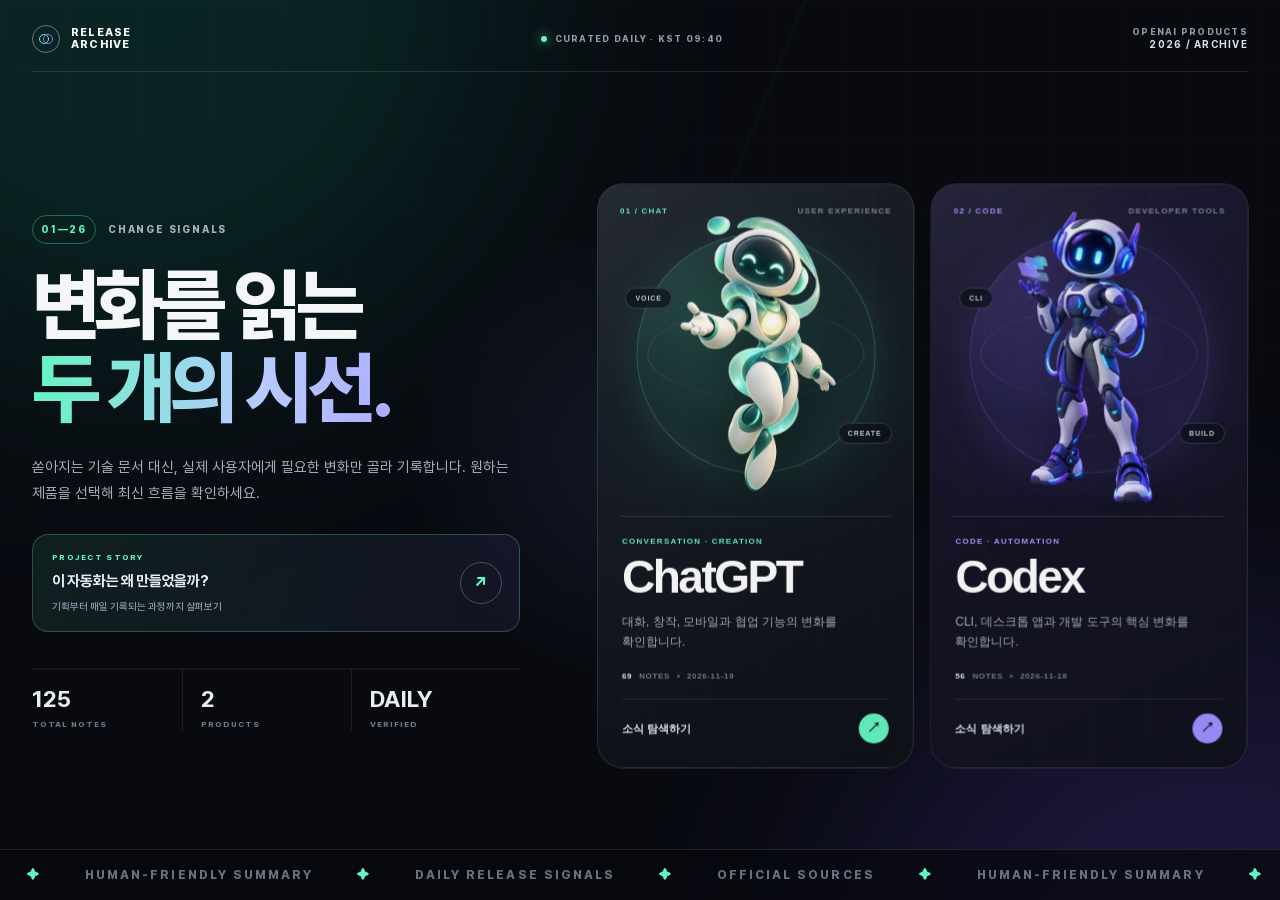
<file: index.html>
<!doctype html>
<html lang="ko">
  <head>
    <meta charset="utf-8" />
    <meta name="viewport" content="width=device-width, initial-scale=1" />
    <meta name="description" content="Codex와 ChatGPT의 최신 업데이트 소식" />
    <meta name="theme-color" content="#090b10" />
    <title>Codex · ChatGPT 업데이트 소식</title>
    <script>
      document.documentElement.dataset.theme = localStorage.getItem("updates-theme") || "dark";
    </script>
    <link rel="stylesheet" href="fonts.css?v=20260902" />
    <link rel="stylesheet" href="styles.css?v=20260902e" />
  </head>
  <body>
    <a class="skip-link" href="#update-feed" data-open-product="all">전체 업데이트 바로가기</a>
    <div class="scroll-progress" aria-hidden="true"><span></span></div>

    <div id="smooth-wrapper">
      <div id="smooth-content">
        <section class="product-landing release-portal" aria-labelledby="landing-title">
          <div class="portal-ambient" aria-hidden="true">
            <span class="portal-glow glow-mint"></span>
            <span class="portal-glow glow-violet"></span>
            <span class="portal-grid-lines"></span>
            <span class="portal-cursor-light"></span>
          </div>

          <header class="portal-nav">
            <a class="portal-brand" href="index.html" aria-label="업데이트 아카이브 첫 화면">
              <span class="brand-mark" aria-hidden="true"><i></i><i></i></span>
              <span>RELEASE<br />ARCHIVE</span>
            </a>
            <p class="portal-status"><i aria-hidden="true"></i> CURATED DAILY · KST 09:40</p>
            <p class="portal-edition">OPENAI PRODUCTS<br /><strong>2026 / ARCHIVE</strong></p>
          </header>

          <div class="portal-layout">
            <header class="portal-intro">
              <p class="portal-kicker"><span>01—26</span> CHANGE SIGNALS</p>
              <h1 id="landing-title"><span>변화를 읽는</span><strong>두 개의 시선.</strong></h1>
              <p class="portal-description">쏟아지는 기술 문서 대신, 실제 사용자에게 필요한 변화만 골라 기록합니다. 원하는 제품을 선택해 최신 흐름을 확인하세요.</p>
              <a class="portal-story-link" href="about.html">
                <span><small>PROJECT STORY</small><strong>이 자동화는 왜 만들었을까?</strong><em>기획부터 매일 기록되는 과정까지 살펴보기</em></span>
                <i aria-hidden="true">↗</i>
              </a>
              <div class="portal-summary" aria-label="업데이트 현황">
                <span><b data-total-updates>0</b><small>TOTAL NOTES</small></span>
                <span><b>2</b><small>PRODUCTS</small></span>
                <span><b>DAILY</b><small>VERIFIED</small></span>
              </div>
            </header>

            <div class="landing-split portal-deck" aria-label="제품 선택">
              <button type="button" class="landing-product portal-card chatgpt" data-open-product="chatgpt">
                <span class="card-light" aria-hidden="true"></span>
                <span class="card-topline"><span>01 / CHAT</span><span>USER EXPERIENCE</span></span>
                <span class="portal-visual" aria-hidden="true">
                  <span class="visual-orbit orbit-one"></span><span class="visual-orbit orbit-two"></span>
                  <span class="visual-disc"></span>
                  <img src="images/chatgpt-character.png" alt="" class="landing-character" />
                  <span class="visual-chip chip-one">VOICE</span><span class="visual-chip chip-two">CREATE</span>
                </span>
                <span class="landing-copy">
                  <span class="landing-label">CONVERSATION · CREATION</span>
                  <strong>ChatGPT</strong>
                  <span class="landing-description">대화, 창작, 모바일과 협업 기능의 변화를 확인합니다.</span>
                  <span class="landing-meta"><b data-landing-count="chatgpt">0</b> NOTES <i></i> <time data-landing-latest="chatgpt"></time></span>
                  <span class="landing-action">소식 탐색하기 <i aria-hidden="true">↗</i></span>
                </span>
              </button>

              <button type="button" class="landing-product portal-card codex" data-open-product="codex">
                <span class="card-light" aria-hidden="true"></span>
                <span class="card-topline"><span>02 / CODE</span><span>DEVELOPER TOOLS</span></span>
                <span class="portal-visual" aria-hidden="true">
                  <span class="visual-orbit orbit-one"></span><span class="visual-orbit orbit-two"></span>
                  <span class="visual-disc"></span>
                  <img src="images/codex-character.png" alt="" class="landing-character" />
                  <span class="visual-chip chip-one">CLI</span><span class="visual-chip chip-two">BUILD</span>
                </span>
                <span class="landing-copy">
                  <span class="landing-label">CODE · AUTOMATION</span>
                  <strong>Codex</strong>
                  <span class="landing-description">CLI, 데스크톱 앱과 개발 도구의 핵심 변화를 확인합니다.</span>
                  <span class="landing-meta"><b data-landing-count="codex">0</b> NOTES <i></i> <time data-landing-latest="codex"></time></span>
                  <span class="landing-action">소식 탐색하기 <i aria-hidden="true">↗</i></span>
                </span>
              </button>
            </div>
          </div>

          <div class="portal-ticker" aria-hidden="true">
            <div class="ticker-track">
              <div class="ticker-group"><span>OFFICIAL SOURCES</span><i>✦</i><span>HUMAN-FRIENDLY SUMMARY</span><i>✦</i><span>DAILY RELEASE SIGNALS</span><i>✦</i></div>
            </div>
          </div>
        </section>

    <main class="updates detail-page" hidden>
      <header class="page-header">
        <button type="button" class="landing-back" aria-label="제품 선택 화면으로 돌아가기">← <span>제품 선택</span></button>
        <button type="button" class="theme-toggle" aria-label="밝은 테마로 변경" aria-pressed="false">
          <span class="theme-toggle-track" aria-hidden="true"><span class="theme-toggle-thumb"></span></span>
          <span class="theme-toggle-text">LIGHT</span>
        </button>
        <p class="eyebrow">RELEASE NOTES</p>
        <h1 id="detail-title" tabindex="-1">업데이트 소식</h1>
        <p class="intro" id="detail-intro">새로운 기능과 중요한 변경 사항을 날짜별로 정리합니다.</p>
        <div class="update-status" aria-live="polite">
          <span><strong id="update-count">20</strong>개의 업데이트</span>
          <span>마지막 업데이트 <time id="latest-update" datetime="2026-08-27">2026-08-27</time></span>
        </div>
      </header>

      <div class="filter-bar" id="update-feed" tabindex="-1">
        <nav class="filters" aria-label="제품별 업데이트 필터">
          <span class="filter-indicator" aria-hidden="true"></span>
          <button type="button" class="filter-button is-active" data-filter="all" aria-pressed="true">전체</button>
          <button type="button" class="filter-button" data-filter="chatgpt" aria-pressed="false">ChatGPT</button>
          <button type="button" class="filter-button" data-filter="codex" aria-pressed="false">Codex</button>
        </nav>
        <div class="date-filters" aria-label="업데이트 기간 필터">
          <div class="custom-select" data-date-filter="year">
            <button type="button" class="custom-select-trigger" aria-haspopup="listbox" aria-expanded="false">
              <span class="custom-select-value">전체 연도</span><span class="chevron" aria-hidden="true"></span>
            </button>
            <ul class="custom-select-menu" role="listbox" aria-label="업데이트 연도" hidden></ul>
          </div>
          <div class="custom-select" data-date-filter="month">
            <button type="button" class="custom-select-trigger" aria-haspopup="listbox" aria-expanded="false">
              <span class="custom-select-value">전체 월</span><span class="chevron" aria-hidden="true"></span>
            </button>
            <ul class="custom-select-menu" role="listbox" aria-label="업데이트 월" hidden></ul>
          </div>
        </div>
        <button type="button" class="filter-reset" hidden>필터 초기화</button>
      </div>

      <section class="update-list" aria-label="날짜별 업데이트">
        <article class="update" data-product="chatgpt">
          <header class="update-header"><time datetime="2026-11-19">2026-11-19</time><div class="badges"><span class="priority feature">모바일 화면</span><span class="tag chatgpt">ChatGPT</span></div></header>
          <div class="update-body"><h2>ChatGPT 모바일 앱의 새 탭 구성 순차 도입</h2><dl class="details">
            <div><dt>발표일</dt><dd>2026-11-19</dd></div><div><dt>주요 변경</dt><dd>dot 전용 탭이 생기고 Codex·Projects·Images 등 자주 쓰는 기능을 탭 막대에 고정할 수 있는 모바일 화면이 도입됩니다. 설정에 ‘New ChatGPT design’ 항목이 보이면 새 화면을 켜거나 끌 수 있습니다.</dd></div>
            <div><dt>사용자 영향</dt><dd>처음에는 dot 제공 지역의 18세 이상 Pro 사용자와 일부 Plus 사용자에게 순차 적용됩니다. 한국·영국·스위스·유럽경제지역은 이번 제공 대상에서 제외됩니다.</dd></div>
          </dl><p class="sources"><span>공식 출처</span><a href="https://help.openai.com/en/articles/6825453-chatgpt-release-notes" target="_blank" rel="noopener noreferrer">ChatGPT 릴리스 노트</a></p><section class="user-summary" aria-label="사용자를 위한 변경 요약"><strong>한눈에 보기</strong><p>새 모바일 화면에서는 dot 탭과 즐겨찾기 탭을 쓸 수 있지만 한국에는 아직 제공되지 않습니다.</p></section></div>
        </article>

        <article class="update" data-product="chatgpt">
          <header class="update-header"><time datetime="2026-11-19">2026-11-19</time><div class="badges"><span class="priority feature">건강 기능</span><span class="tag chatgpt">ChatGPT</span></div></header>
          <div class="update-body"><h2>ChatGPT Health가 Android·데스크톱·dot·사이트로 확대</h2><dl class="details">
            <div><dt>발표일</dt><dd>2026-11-19</dd></div><div><dt>주요 변경</dt><dd>Health가 Android와 데스크톱 앱, dot, 사이트로 순차 확대됩니다. Android의 Health Connect에서 허용한 수면·활동 자료를 연결할 수 있고, dot은 연결된 건강 정보를 바탕으로 관련 제안을 할 수 있습니다.</dd></div>
            <div><dt>사용자 영향</dt><dd>미국의 Free·Go·Plus·Pro 사용자가 대상이며 dot 기능은 현재 Pro에 제공됩니다. Health가 아직 보이지 않으면 앱 업데이트 뒤 사이드바 또는 탐색 메뉴에서 확인할 수 있습니다. 연결할 정보와 권한은 사용자가 선택합니다.</dd></div>
          </dl><p class="sources"><span>공식 출처</span><a href="https://help.openai.com/en/articles/6825453-chatgpt-release-notes" target="_blank" rel="noopener noreferrer">ChatGPT 릴리스 노트</a><a href="https://help.openai.com/en/articles/20001036-health-in-chatgpt" target="_blank" rel="noopener noreferrer">Health 이용 안내</a></p><section class="user-summary" aria-label="사용자를 위한 변경 요약"><strong>한눈에 보기</strong><p>미국에서 ChatGPT Health가 더 많은 기기로 확대되고 Android 건강 데이터를 연결할 수 있습니다.</p></section></div>
        </article>

        <article class="update" data-product="chatgpt">
          <header class="update-header"><time datetime="2026-11-18">2026-11-18</time><div class="badges"><span class="priority feature">음성 입력</span><span class="tag chatgpt">ChatGPT</span></div></header>
          <div class="update-body"><h2>ChatGPT Live Dictation: 말하는 동안 텍스트 표시</h2><dl class="details">
            <div><dt>발표일</dt><dd>2026-11-18</dd></div><div><dt>주요 변경</dt><dd>음성 받아쓰기를 마칠 때까지 기다리지 않아도 말하는 동안 텍스트가 나타납니다. 파형을 눌러 진행 중인 텍스트를 보이거나 숨길 수 있고, 기존 10분 녹음 제한도 없어졌습니다.</dd></div>
            <div><dt>사용자 영향</dt><dd>iOS·Android·웹·데스크톱의 모든 ChatGPT 요금제에 전 세계적으로 순차 제공됩니다. 긴 음성 메시지를 입력하고 변환 내용을 확인하기 쉬워집니다.</dd></div>
          </dl><p class="sources"><span>공식 출처</span><a href="https://help.openai.com/en/articles/6825453-chatgpt-release-notes" target="_blank" rel="noopener noreferrer">ChatGPT 릴리스 노트</a><a href="https://help.openai.com/en/articles/12168547-voice-dictation-faq" target="_blank" rel="noopener noreferrer">음성 받아쓰기 안내</a></p><section class="user-summary" aria-label="사용자를 위한 변경 요약"><strong>한눈에 보기</strong><p>말하는 동안 받아쓰기 결과를 확인할 수 있고 10분 녹음 제한이 사라졌습니다.</p></section></div>
        </article>

        <article class="update" data-product="chatgpt">
          <header class="update-header"><time datetime="2026-11-18">2026-11-18</time><div class="badges"><span class="priority feature">업무 플러그인</span><span class="tag chatgpt">ChatGPT</span></div></header>
          <div class="update-body"><h2>ChatGPT에 회계 업무용 Accounting 플러그인 추가</h2><dl class="details">
            <div><dt>발표일</dt><dd>2026-11-18</dd></div><div><dt>주요 변경</dt><dd>Accounting 플러그인은 기록과 양식을 바탕으로 거래 대조, 송장 항목 초안, 월말 보고서 작성을 돕습니다. macOS·Windows용 ChatGPT 데스크톱 앱에서 컴퓨터 사용을 설정한 뒤 플러그인 목록에서 설치할 수 있습니다.</dd></div>
            <div><dt>사용자 영향</dt><dd>요금제와 작업 공간에서 플러그인이 제공되는 경우 회계 반복 작업을 도울 수 있습니다. Enterprise 작업 공간은 설치 전에 관리자의 승인이 필요합니다.</dd></div>
          </dl><p class="sources"><span>공식 출처</span><a href="https://help.openai.com/en/articles/6825453-chatgpt-release-notes" target="_blank" rel="noopener noreferrer">ChatGPT 릴리스 노트</a></p><section class="user-summary" aria-label="사용자를 위한 변경 요약"><strong>한눈에 보기</strong><p>데스크톱에서 Accounting 플러그인으로 거래 대조와 회계 문서 초안을 도울 수 있습니다.</p></section></div>
        </article>

        <article class="update" data-product="codex">
          <header class="update-header"><time datetime="2026-11-18">2026-11-18</time><div class="badges"><span class="priority feature">모바일 업데이트</span><span class="tag codex">Codex</span></div></header>
          <div class="update-body"><h2>iOS 앱에서 Codex 보조 대화 저장과 작업 위치 선택</h2><dl class="details">
            <div><dt>발표일</dt><dd>2026-11-18</dd></div><div><dt>버전</dt><dd>ChatGPT for iOS 1.2026.314</dd></div>
            <div><dt>주요 변경</dt><dd>호환되는 연결 컴퓨터에 보조 대화가 저장돼 원래 작업에서 다시 열 수 있습니다. 새 프로젝트 선택 화면에서는 Cloud 또는 연결된 컴퓨터와 프로젝트를 고를 수 있습니다. 코드 블록과 변경 내용의 줄바꿈도 각각 켜고 끌 수 있습니다.</dd></div>
            <div><dt>사용자 영향</dt><dd>iPhone·iPad에서 작업 위치를 정하고 보조 대화를 이어 가기 쉬워집니다. 작업 알림에서 연 대화의 입력창 멈춤과 대화 기록 화면 이동 문제도 수정됐습니다.</dd></div>
          </dl><p class="sources"><span>공식 출처</span><a href="https://learn.chatgpt.com/docs/changelog" target="_blank" rel="noopener noreferrer">ChatGPT·Codex changelog</a></p><section class="user-summary" aria-label="사용자를 위한 변경 요약"><strong>한눈에 보기</strong><p>iOS에서 보조 대화를 다시 열고 Codex 작업을 시작할 컴퓨터나 Cloud를 고를 수 있습니다.</p></section></div>
        </article>

        <article class="update" data-product="codex">
          <header class="update-header"><time datetime="2026-11-18">2026-11-18</time><div class="badges"><span class="priority feature">CLI 업데이트</span><span class="tag codex">Codex</span></div></header>
          <div class="update-body"><h2>Codex CLI 0.170.0: 음성 연결과 Cloud 재연결 개선</h2><dl class="details">
            <div><dt>발표일</dt><dd>2026-11-18</dd></div><div><dt>버전</dt><dd><code>npm install -g @openai/codex@0.170.0</code></dd></div>
            <div><dt>주요 변경</dt><dd>터미널의 실시간 음성 통화 연결에 WebRTC 협상이 추가됐습니다. 실험 기능으로 환경별 이름이 같은 MCP 서버를 구분해 사용할 수 있습니다. Cloud 대화의 자동 재연결과 MCP 로그인 취소·재시도 처리도 개선됐습니다.</dd></div>
            <div><dt>사용자 영향</dt><dd>지원되는 음성·Cloud·MCP 환경에서 연결이 더 안정적으로 이어집니다. Windows의 파일 교체와 샌드박스 권한 유지 관련 오류도 수정됐습니다.</dd></div>
          </dl><p class="sources"><span>공식 출처</span><a href="https://learn.chatgpt.com/docs/changelog" target="_blank" rel="noopener noreferrer">Codex changelog</a><a href="https://github.com/openai/codex/releases/tag/rust-v0.170.0" target="_blank" rel="noopener noreferrer">GitHub Release 0.170.0</a></p><section class="user-summary" aria-label="사용자를 위한 변경 요약"><strong>한눈에 보기</strong><p>CLI의 실시간 음성 연결이 확장되고 Cloud·MCP 연결 안정성이 개선됐습니다.</p></section></div>
        </article>

        <article class="update" data-product="codex">
          <header class="update-header"><time datetime="2026-11-17">2026-11-17</time><div class="badges"><span class="priority important">새 모델</span><span class="tag codex">Codex</span></div></header>
          <div class="update-body"><h2>GPT-6.2 Astra·Sol, ChatGPT Work와 Codex에 출시</h2><dl class="details">
            <div><dt>발표일</dt><dd>2026-11-17</dd></div><div><dt>주요 변경</dt><dd>복잡한 연구·개발 작업용 Astra와 일상적인 코딩·글쓰기용 Sol이 Work와 Codex에 미리보기로 추가됐습니다. Plus·Pro·Business·Enterprise·Edu에서 사용할 수 있으며 Enterprise·Edu는 관리자의 활성화가 필요합니다. 일반 Chat의 모델 선택은 그대로입니다.</dd></div>
            <div><dt>사용자 영향</dt><dd>Work나 Codex의 모델 선택기에서 작업에 맞는 모델을 고를 수 있습니다. 두 제품의 이용량은 공유됩니다. 크레딧 기준 입력·출력 100만 토큰당 Astra는 200·1,000, Sol은 50·250 크레딧이며 실제 사용 한도는 요금제에서 확인해야 합니다.</dd></div>
          </dl><p class="sources"><span>공식 출처</span><a href="https://help.openai.com/en/articles/6825453-chatgpt-release-notes" target="_blank" rel="noopener noreferrer">ChatGPT 릴리스 노트</a><a href="https://learn.chatgpt.com/docs/whats-new/gpt-62-astra-sol" target="_blank" rel="noopener noreferrer">GPT-6.2 발표</a><a href="https://learn.chatgpt.com/docs/pricing" target="_blank" rel="noopener noreferrer">요금·사용량 안내</a></p><section class="user-summary" aria-label="사용자를 위한 변경 요약"><strong>한눈에 보기</strong><p>Work·Codex에 복잡한 작업용 Astra와 일상 작업용 Sol이 추가됐습니다.</p></section></div>
        </article>

        <article class="update" data-product="chatgpt">
          <header class="update-header"><time datetime="2026-11-16">2026-11-16</time><div class="badges"><span class="priority feature">의료 기능</span><span class="tag chatgpt">ChatGPT</span></div></header>
          <div class="update-body"><h2>ChatGPT for Clinicians의 임상 검색과 의료 플러그인 개선</h2><dl class="details">
            <div><dt>발표일</dt><dd>2026-11-16</dd></div><div><dt>주요 변경</dt><dd>의료인을 위한 ChatGPT에서 의학 근거를 찾고 평가해 출처를 제시하는 임상 검색이 개선됐습니다. 지원되는 의료 도구를 연결하는 플러그인도 제공됩니다. 미국의 자격을 확인받은 의료인이 이용할 수 있으며 플러그인별 제공 조건은 다릅니다.</dd></div>
            <div><dt>사용자 영향</dt><dd>의료인은 논문·진료 지침 등 근거를 더 쉽게 검토하고 지원되는 도구를 연결할 수 있습니다. 답변의 출처는 직접 확인해야 하며 진료 판단은 의료인에게 있습니다.</dd></div>
          </dl><p class="sources"><span>공식 출처</span><a href="https://help.openai.com/en/articles/6825453-chatgpt-release-notes" target="_blank" rel="noopener noreferrer">ChatGPT 릴리스 노트</a><a href="https://help.openai.com/en/articles/20001202-chatgpt-for-clinicians" target="_blank" rel="noopener noreferrer">ChatGPT for Clinicians 안내</a></p><section class="user-summary" aria-label="사용자를 위한 변경 요약"><strong>한눈에 보기</strong><p>미국의 인증된 의료인을 위한 임상 근거 검색과 의료 플러그인이 개선됐습니다.</p></section></div>
        </article>

        <article class="update" data-product="chatgpt">
          <header class="update-header"><time datetime="2026-11-13">2026-11-13</time><div class="badges"><span class="priority feature">결제 기능</span><span class="tag chatgpt">ChatGPT</span></div></header>
          <div class="update-body"><h2>dot의 구매를 승인하는 ChatGPT Wallet 순차 도입</h2><dl class="details">
            <div><dt>발표일</dt><dd>2026-11-13</dd></div><div><dt>주요 변경</dt><dd>dot이 상품이나 숙소를 찾은 뒤 결제할 때 사용할 수 있는 ChatGPT Wallet이 발표됐습니다. 사용자는 업체·상품·총액·카드를 확인하고 생체 인증으로 각 구매를 승인합니다. 결제에는 실제 카드 번호 대신 대체 결제 정보가 사용됩니다.</dd></div>
            <div><dt>사용자 영향</dt><dd>미국 거주 18세 이상 Pro 사용자 중 미국 발급 적격 신용카드와 청구 주소가 있는 계정에 순차 제공됩니다. Chat·Work·일반 Codex 대화에서는 사용할 수 없으며, 승인 뒤에도 업체의 주문 확정을 확인해야 합니다.</dd></div>
          </dl><p class="sources"><span>공식 출처</span><a href="https://help.openai.com/en/articles/6825453-chatgpt-release-notes" target="_blank" rel="noopener noreferrer">ChatGPT 릴리스 노트</a><a href="https://help.openai.com/en/articles/20001654-making-purchases-with-chatgpt-wallet" target="_blank" rel="noopener noreferrer">Wallet 이용 안내</a></p><section class="user-summary" aria-label="사용자를 위한 변경 요약"><strong>한눈에 보기</strong><p>미국의 적격 Pro 사용자는 dot의 구매 요청을 확인하고 생체 인증으로 결제를 승인할 수 있습니다.</p></section></div>
        </article>

        <article class="update" data-product="codex">
          <header class="update-header"><time datetime="2026-11-13">2026-11-13</time><div class="badges"><span class="priority feature">CLI 업데이트</span><span class="tag codex">Codex</span></div></header>
          <div class="update-body"><h2>Codex CLI 0.169.0: 여러 보조 대화와 지난 작업 검색</h2><dl class="details">
            <div><dt>발표일</dt><dd>2026-11-13</dd></div><div><dt>버전</dt><dd><code>npm install -g @openai/codex@0.169.0</code></dd></div>
            <div><dt>주요 변경</dt><dd>선택해서 켜는 터미널 작업 공간에서 여러 보조 대화 탭을 열고, Codex를 다시 시작한 뒤에도 저장된 로컬 보조 대화를 다시 열 수 있습니다. 에이전트 명령 센터에서는 이름·요청 미리보기·작업 폴더로 지난 작업을 찾을 수 있습니다. 전체 화면 대화 기록의 완료된 활동을 접는 설정도 추가됐습니다.</dd></div>
            <div><dt>사용자 영향</dt><dd>여러 작업을 나란히 진행하고 오래된 작업을 다시 찾기 쉬워집니다. 보조 대화와 Cloud 연결 기능은 사용자가 선택해 켜야 하며, 일부 기능은 운영체제에 따라 다릅니다.</dd></div>
          </dl><p class="sources"><span>공식 출처</span><a href="https://learn.chatgpt.com/docs/changelog" target="_blank" rel="noopener noreferrer">Codex changelog</a><a href="https://github.com/openai/codex/releases/tag/rust-v0.169.0" target="_blank" rel="noopener noreferrer">GitHub Release 0.169.0</a></p><section class="user-summary" aria-label="사용자를 위한 변경 요약"><strong>한눈에 보기</strong><p>터미널에서 여러 보조 대화를 관리하고 지난 작업을 더 쉽게 검색할 수 있습니다.</p></section></div>
        </article>

        <article class="update" data-product="codex">
          <header class="update-header"><time datetime="2026-11-13">2026-11-13</time><div class="badges"><span class="priority feature">CLI 업데이트</span><span class="tag codex">Codex</span></div></header>
          <div class="update-body"><h2>Codex CLI 0.168.0: 모델 제공자 선택과 나란히 대화</h2><dl class="details">
            <div><dt>발표일</dt><dd>2026-11-13</dd></div><div><dt>버전</dt><dd><code>npm install -g @openai/codex@0.168.0</code></dd></div>
            <div><dt>주요 변경</dt><dd>터미널의 모델 제공자 목록을 살펴보고 새 대화의 기본 제공자를 고를 수 있습니다. <code>features.tui_workspace</code>를 켜면 본 대화 옆에 보조 대화를 배치하고 크기를 조절할 수 있습니다. 선택 기능인 <code>features.image_generation_animation</code>으로 애니메이션 GIF 생성·편집도 지원합니다.</dd></div>
            <div><dt>사용자 영향</dt><dd>여러 모델 연결을 관리하고 두 대화를 나란히 보며 작업할 수 있습니다. 기존 대화는 기본 제공자를 바꿔도 저장된 제공자를 유지하며, 보조 대화와 GIF 기능은 직접 활성화해야 합니다.</dd></div>
          </dl><p class="sources"><span>공식 출처</span><a href="https://learn.chatgpt.com/docs/changelog" target="_blank" rel="noopener noreferrer">Codex changelog</a><a href="https://github.com/openai/codex/releases/tag/rust-v0.168.0" target="_blank" rel="noopener noreferrer">GitHub Release 0.168.0</a></p><section class="user-summary" aria-label="사용자를 위한 변경 요약"><strong>한눈에 보기</strong><p>Codex CLI에서 새 대화의 모델 제공자를 고르고 선택 기능으로 대화를 나란히 열 수 있습니다.</p></section></div>
        </article>

        <article class="update" data-product="chatgpt">
          <header class="update-header"><time datetime="2026-11-10">2026-11-10</time><div class="badges"><span class="priority important">음성 정책</span><span class="tag chatgpt">ChatGPT</span></div></header>
          <div class="update-body"><h2>ChatGPT의 Advanced·Standard 음성 12월 11일 종료 예고</h2><dl class="details">
            <div><dt>발표일</dt><dd>2026-11-10</dd></div><div><dt>주요 변경</dt><dd>2026년 12월 11일부터 음성 설정의 Advanced와 Standard 모델을 선택할 수 없게 됩니다. 기존에 두 모델을 선택한 사용자는 GPT-Live로 전환됩니다. 실시간 영상과 화면 공유는 GPT-Live가 이를 지원할 때까지 Advanced 음성으로 계속 제공됩니다.</dd></div>
            <div><dt>사용자 영향</dt><dd>기존 음성 대화 기록은 남아 텍스트나 음성으로 이어 갈 수 있지만, 12월 11일 이후 음성 모델 선택은 달라집니다. 그전까지는 Advanced와 Standard 음성을 계속 쓸 수 있습니다.</dd></div>
          </dl><p class="sources"><span>공식 출처</span><a href="https://help.openai.com/en/articles/6825453-chatgpt-release-notes" target="_blank" rel="noopener noreferrer">ChatGPT 릴리스 노트</a><a href="https://help.openai.com/en/articles/20001638-retiring-advanced-and-standard-voice-in-chatgpt" target="_blank" rel="noopener noreferrer">음성 모델 종료 안내</a></p><section class="user-summary" aria-label="사용자를 위한 변경 요약"><strong>한눈에 보기</strong><p>12월 11일부터 기존 Advanced·Standard 음성 선택이 종료되고 기본 음성이 GPT-Live로 바뀝니다.</p></section></div>
        </article>

        <article class="update" data-product="chatgpt">
          <header class="update-header"><time datetime="2026-11-10">2026-11-10</time><div class="badges"><span class="priority feature">비즈니스 기능</span><span class="tag chatgpt">ChatGPT</span></div></header>
          <div class="update-body"><h2>ChatGPT에 업체 정보 관리용 Business Hub 추가</h2><dl class="details">
            <div><dt>발표일</dt><dd>2026-11-10</dd></div><div><dt>주요 변경</dt><dd>업체 소유자나 권한 있는 담당자가 ChatGPT 웹의 Business Hub에서 업체를 등록·인증하고 정보를 관리할 수 있습니다. 인증 후 제품 목록을 연결하고 언급·웹사이트 클릭 같은 통계를 볼 수 있습니다. 미국의 자격을 갖춘 온라인 업체는 고객 질문에 답하는 비즈니스 에이전트도 만들어 게시할 수 있습니다.</dd></div>
            <div><dt>사용자 영향</dt><dd>업체는 ChatGPT에 표시되는 정보를 직접 갱신할 수 있습니다. 등록과 신원 인증에 승인이 필요하며, 업체 등록만으로 ChatGPT 답변에 더 자주 추천되는 것은 아닙니다.</dd></div>
          </dl><p class="sources"><span>공식 출처</span><a href="https://help.openai.com/en/articles/6825453-chatgpt-release-notes" target="_blank" rel="noopener noreferrer">ChatGPT 릴리스 노트</a><a href="https://help.openai.com/en/articles/20001635-setting-up-your-business-on-chatgpt" target="_blank" rel="noopener noreferrer">Business Hub 안내</a></p><section class="user-summary" aria-label="사용자를 위한 변경 요약"><strong>한눈에 보기</strong><p>인증받은 업체가 ChatGPT에서 정보와 제품 목록을 관리하고 이용 통계를 볼 수 있습니다.</p></section></div>
        </article>

        <article class="update" data-product="codex">
          <header class="update-header"><time datetime="2026-11-10">2026-11-10</time><div class="badges"><span class="priority feature">모바일 업데이트</span><span class="tag codex">Codex</span></div></header>
          <div class="update-body"><h2>iOS 앱에서 Codex 작업에 이미지·파일 붙여넣기</h2><dl class="details">
            <div><dt>발표일</dt><dd>2026-11-10</dd></div><div><dt>버전</dt><dd>ChatGPT for iOS 1.2026.307</dd></div>
            <div><dt>주요 변경</dt><dd>전체 화면 입력창에 이미지와 파일을 붙여넣고, 보낸 요청에 첨부한 파일을 다시 열 수 있습니다. 주석 메모를 받아쓰기로 작성할 수 있으며, 실행 중인 Codex Cloud 작업을 다시 열어도 이미 불러온 메시지가 유지됩니다.</dd></div>
            <div><dt>사용자 영향</dt><dd>휴대전화에서 자료를 첨부하거나 원격 작업을 이어 보기가 쉬워집니다. Windows 호스트의 변경 파일·응답 이미지 열기 오류도 수정됐습니다.</dd></div>
          </dl><p class="sources"><span>공식 출처</span><a href="https://learn.chatgpt.com/docs/changelog" target="_blank" rel="noopener noreferrer">ChatGPT·Codex changelog</a></p><section class="user-summary" aria-label="사용자를 위한 변경 요약"><strong>한눈에 보기</strong><p>iOS에서 Codex 요청에 파일을 붙이고 실행 중인 Cloud 작업을 더 안정적으로 확인할 수 있습니다.</p></section></div>
        </article>

        <article class="update" data-product="codex">
          <header class="update-header"><time datetime="2026-11-06">2026-11-06</time><div class="badges"><span class="priority feature">CLI 업데이트</span><span class="tag codex">Codex</span></div></header>
          <div class="update-body"><h2>Codex CLI 0.167.0: 작업 확인과 실행 환경 전환 개선</h2><dl class="details">
            <div><dt>발표일</dt><dd>2026-11-06</dd></div><div><dt>버전</dt><dd><code>npm install -g @openai/codex@0.167.0</code></dd></div>
            <div><dt>주요 변경</dt><dd><code>codex agents --no-daemon</code>으로 에이전트 작업을 확인하고 읽지 않은 결과를 구분할 수 있습니다. 터미널의 작업 선택 화면에서 연결된 실행 환경을 바꿀 때 작성 중인 문구가 유지됩니다. 지원 터미널에서는 첨부할 로컬 이미지를 미리 볼 수도 있습니다.</dd></div>
            <div><dt>사용자 영향</dt><dd>여러 작업과 실행 환경을 오갈 때 결과를 놓치거나 작성 중인 요청을 다시 입력할 일이 줄어듭니다. 작업을 재개할 수 없는 경우에도 기존 대화를 읽고 새 대화로 이어 갈 수 있습니다.</dd></div>
          </dl><p class="sources"><span>공식 출처</span><a href="https://learn.chatgpt.com/docs/changelog" target="_blank" rel="noopener noreferrer">Codex changelog</a><a href="https://github.com/openai/codex/releases/tag/rust-v0.167.0" target="_blank" rel="noopener noreferrer">GitHub Releases</a></p><section class="user-summary" aria-label="사용자를 위한 변경 요약"><strong>한눈에 보기</strong><p>Codex CLI에서 여러 에이전트의 새 결과와 실행 환경을 더 쉽게 관리하고 로컬 이미지를 미리 볼 수 있습니다.</p></section></div>
        </article>

        <article class="update" data-product="chatgpt">
          <header class="update-header"><time datetime="2026-11-04">2026-11-04</time><div class="badges"><span class="priority feature">이미지 기능</span><span class="tag chatgpt">ChatGPT</span></div></header>
          <div class="update-body"><h2>ChatGPT Images 2.6과 GIF·참조 이미지 기능 발표</h2><dl class="details">
            <div><dt>발표일</dt><dd>2026-11-04</dd></div><div><dt>주요 변경</dt><dd>새 이미지 생성 모델 Images 2.6은 생성 속도와 편집 중 세부 모습 유지가 개선됐습니다. 짧은 반복 애니메이션 GIF를 만드는 기능이 순차 도입되고, 저장한 참조 이미지를 나중의 대화에서 다시 사용할 수 있습니다.</dd></div>
            <div><dt>사용자 영향</dt><dd>배경을 바꾸면서 인물의 옷차림 같은 특징을 유지하기 쉬워집니다. 같은 사진을 다시 올리지 않고 참조할 수 있으며, GIF 기능은 제공되는 계정에서 이용할 수 있습니다.</dd></div>
          </dl><p class="sources"><span>공식 출처</span><a href="https://help.openai.com/en/articles/6825453-chatgpt-release-notes" target="_blank" rel="noopener noreferrer">ChatGPT 릴리스 노트</a></p><section class="user-summary" aria-label="사용자를 위한 변경 요약"><strong>한눈에 보기</strong><p>이미지 생성·편집이 개선되고 GIF와 저장된 참조 이미지 재사용 기능이 도입됩니다.</p></section></div>
        </article>

        <article class="update" data-product="chatgpt">
          <header class="update-header"><time datetime="2026-11-04">2026-11-04</time><div class="badges"><span class="priority feature">dot 기능</span><span class="tag chatgpt">ChatGPT</span></div></header>
          <div class="update-body"><h2>iOS 알림에서 dot에게 답장하고 화면 일부를 지정</h2><dl class="details">
            <div><dt>발표일</dt><dd>2026-11-04</dd></div><div><dt>주요 변경</dt><dd>iOS에서는 dot 알림에 바로 답하거나 다른 앱의 콘텐츠를 dot에게 공유할 수 있습니다. 데스크톱에서는 브라우저 페이지나 파일의 특정 부분을 지정하는 주석 기능이 순차 제공됩니다. 일부 Enterprise·Edu·Healthcare 작업 공간에서도 dot을 활성화할 수 있습니다.</dd></div>
            <div><dt>사용자 영향</dt><dd>휴대전화에서 대화를 더 빨리 이어 가고, 데스크톱에서는 검토할 위치를 정확히 알려줄 수 있습니다. 조직 사용자는 관리자 설정과 제공 범위를 확인해야 합니다.</dd></div>
          </dl><p class="sources"><span>공식 출처</span><a href="https://learn.chatgpt.com/docs/whats-new/november-2-6-2026" target="_blank" rel="noopener noreferrer">OpenAI What's new</a></p><section class="user-summary" aria-label="사용자를 위한 변경 요약"><strong>한눈에 보기</strong><p>dot과의 iOS 대화가 간편해지고 데스크톱에서는 페이지·파일의 원하는 부분을 짚어 줄 수 있습니다.</p></section></div>
        </article>

        <article class="update" data-product="chatgpt">
          <header class="update-header"><time datetime="2026-10-30">2026-10-30</time><div class="badges"><span class="priority feature">모바일 기능</span><span class="tag chatgpt">ChatGPT</span></div></header>
          <div class="update-body"><h2>ChatGPT 모바일 앱에서 계정 두 개 간 전환 지원</h2><dl class="details">
            <div><dt>발표일</dt><dd>2026-10-30</dd></div><div><dt>주요 변경</dt><dd>iOS·Android 앱에서 최대 두 개의 ChatGPT 계정에 로그인한 상태를 유지하고 로그아웃 없이 전환하는 기능이 순차 도입됩니다. 설정의 ‘계정 전환’에서 다른 계정을 추가하거나 선택할 수 있습니다.</dd></div>
            <div><dt>사용자 영향</dt><dd>개인용과 업무용 계정을 더 쉽게 오갈 수 있습니다. 대화·파일·기억·설정·구독은 계정마다 분리되며, 전환해도 유료 구독이 다른 계정으로 옮겨지지는 않습니다. Enterprise 계정은 조직 설정에 따라 이용이 제한될 수 있습니다.</dd></div>
          </dl><p class="sources"><span>공식 출처</span><a href="https://help.openai.com/en/articles/6825453-chatgpt-release-notes" target="_blank" rel="noopener noreferrer">ChatGPT 릴리스 노트</a><a href="https://help.openai.com/en/articles/20001068-using-multiple-chatgpt-accounts-on-web-and-mobile" target="_blank" rel="noopener noreferrer">계정 전환 안내</a></p><section class="user-summary" aria-label="사용자를 위한 변경 요약"><strong>한눈에 보기</strong><p>모바일에서 두 계정을 로그아웃 없이 오갈 수 있지만 각 계정의 대화와 구독은 합쳐지지 않습니다.</p></section></div>
        </article>

        <article class="update" data-product="codex">
          <header class="update-header"><time datetime="2026-10-29">2026-10-29</time><div class="badges"><span class="priority important">이용량 확대</span><span class="tag codex">Codex</span></div></header>
          <div class="update-body"><h2>Pro·Business Premium의 Work·Codex 포함 이용량 확대</h2><dl class="details">
            <div><dt>발표일</dt><dd>2026-10-29</dd></div><div><dt>주요 변경</dt><dd>Pro 100과 Pro 500의 ChatGPT Work·Codex 포함 이용량이 기존의 두 배로 늘었습니다. Pro 200은 앞서 예고했던 이용량 축소를 취소해 기존의 높은 한도를 유지하며, 낮은 한도가 적용되던 구독자는 10월 29일부터 한도가 두 배로 늘어 같은 수준이 됩니다. Business Premium의 포함 이용량도 확대됩니다.</dd></div>
            <div><dt>사용자 영향</dt><dd>해당 요금제 사용자는 추가 크레딧을 구매하기 전에 더 많은 Work·Codex 작업을 할 수 있습니다. 계정별 실제 남은 이용량과 재설정 시점은 이용량 화면에서 확인해야 합니다.</dd></div>
          </dl><p class="sources"><span>공식 출처</span><a href="https://help.openai.com/en/articles/6825453-chatgpt-release-notes" target="_blank" rel="noopener noreferrer">ChatGPT 릴리스 노트</a><a href="https://learn.chatgpt.com/docs/pricing" target="_blank" rel="noopener noreferrer">요금·사용량 안내</a></p><section class="user-summary" aria-label="사용자를 위한 변경 요약"><strong>한눈에 보기</strong><p>Pro 100·500의 Work·Codex 포함 이용량이 두 배로 늘고 Pro 200의 축소 계획은 취소됐습니다.</p></section></div>
        </article>

        <article class="update" data-product="codex">
          <header class="update-header"><time datetime="2026-10-29">2026-10-29</time><div class="badges"><span class="priority feature">CLI 업데이트</span><span class="tag codex">Codex</span></div></header>
          <div class="update-body"><h2>Codex CLI 0.166.0: 대화 선택·검색과 네트워크 진단 개선</h2><dl class="details">
            <div><dt>발표일</dt><dd>2026-10-29</dd></div><div><dt>버전</dt><dd><code>npm install -g @openai/codex@0.166.0</code></dd></div>
            <div><dt>주요 변경</dt><dd>키보드로 대화 기록의 단어·줄·페이지를 선택하고 검색할 수 있습니다. <code>codex queue --resume</code>으로 메시지를 대기열에 넣은 뒤 닫혀 있던 작업을 다시 열 수 있고, <code>codex doctor --network-only</code>로 연결 문제만 집중 점검할 수 있습니다.</dd></div>
            <div><dt>안정성</dt><dd>작업을 재개하거나 분기할 때 승인·권한 설정을 보존하고, 작성 중인 메시지를 복구할 때 로컬 이미지 첨부도 유지하도록 수정했습니다.</dd></div>
            <div><dt>사용자 영향</dt><dd>긴 대화에서 필요한 부분을 찾고 복사하기 쉬워지며 네트워크 연결 오류와 작업 재개 문제를 확인하기 편해집니다.</dd></div>
          </dl><p class="sources"><span>공식 출처</span><a href="https://learn.chatgpt.com/docs/changelog" target="_blank" rel="noopener noreferrer">Codex 공식 changelog</a><a href="https://github.com/openai/codex/releases/tag/rust-v0.166.0" target="_blank" rel="noopener noreferrer">GitHub Release 0.166.0</a></p><section class="user-summary" aria-label="사용자를 위한 변경 요약"><strong>한눈에 보기</strong><p>CLI의 긴 대화 탐색과 연결 진단이 편해지고 작업 재개 시 설정 보존도 개선됐습니다.</p></section></div>
        </article>

        <article class="update" data-product="chatgpt">
          <header class="update-header"><time datetime="2026-10-28">2026-10-28</time><div class="badges"><span class="priority feature">베타 기능</span><span class="tag chatgpt">ChatGPT</span></div></header>
          <div class="update-body"><h2>미국 Pro 사용자에게 dot 문자 대화 베타 시작</h2><dl class="details">
            <div><dt>발표일</dt><dd>2026-10-28</dd></div><div><dt>주요 변경</dt><dd>미국의 ChatGPT Pro 사용자에게 dot과 iMessage 또는 Android RCS로 문자를 주고받는 기능이 베타로 순차 제공됩니다. dot이 관련 진행 상황을 먼저 문자로 알려줄 수도 있으며, 앱에서 사용하던 기억과 플러그인 맥락을 이어받습니다.</dd></div>
            <div><dt>사용자 영향</dt><dd>ChatGPT 앱을 열지 않고도 자신의 dot에게 메시지를 보내거나 알림을 받을 수 있습니다. dot은 등록된 사용자와만 문자를 주고받으며 다른 문자 대화에 접근하지 않습니다.</dd></div>
          </dl><p class="sources"><span>공식 출처</span><a href="https://help.openai.com/en/articles/6825453-chatgpt-release-notes" target="_blank" rel="noopener noreferrer">ChatGPT 릴리스 노트</a><a href="https://learn.chatgpt.com/docs/whats-new/dots-october-28-2026" target="_blank" rel="noopener noreferrer">OpenAI What's new</a></p><section class="user-summary" aria-label="사용자를 위한 변경 요약"><strong>한눈에 보기</strong><p>미국 Pro 사용자는 dot에게 문자로 말하고 진행 소식을 문자로 받을 수 있습니다.</p></section></div>
        </article>

        <article class="update" data-product="chatgpt">
          <header class="update-header"><time datetime="2026-10-28">2026-10-28</time><div class="badges"><span class="priority feature">구독 혜택</span><span class="tag chatgpt">ChatGPT</span></div></header>
          <div class="update-body"><h2>적격 Pro·Business 구독에 OpenAI API 크레딧 혜택</h2><dl class="details">
            <div><dt>발표일</dt><dd>2026-10-28</dd></div><div><dt>주요 변경</dt><dd>적격 Pro 100·200·500과 유료 Business 구독자가 연결된 API 조직에 프로모션 API 크레딧을 신청할 수 있습니다. 월 기준 Pro는 요금제에 따라 미화 100·200·500달러, Business는 유료 좌석 종류별 금액을 합산해 월 최대 500달러가 제공됩니다. 첫 지급액은 남은 결제 기간에 따라 달라집니다.</dd></div>
            <div><dt>사용자 영향</dt><dd>API 앱과 에이전트를 만드는 비용을 줄일 수 있지만 구독만으로 자동 지급되지는 않아 별도 활성화가 필요합니다. 이 크레딧은 ChatGPT나 계정 로그인 Codex의 이용 한도를 늘리지 않으며 API 키로 쓰는 Codex 사용에도 적용되지 않습니다. 미사용분은 다음 결제 기간으로 이월되지 않습니다.</dd></div>
          </dl><p class="sources"><span>공식 출처</span><a href="https://help.openai.com/en/articles/6825453-chatgpt-release-notes" target="_blank" rel="noopener noreferrer">ChatGPT 릴리스 노트</a><a href="https://help.openai.com/en/articles/20001626-api-credits-benefit-for-eligible-chatgpt-subscriptions" target="_blank" rel="noopener noreferrer">API 크레딧 혜택 안내</a></p><section class="user-summary" aria-label="사용자를 위한 변경 요약"><strong>한눈에 보기</strong><p>적격 Pro·Business 구독자는 API 크레딧을 신청할 수 있지만 ChatGPT·Codex 이용 한도와는 별개입니다.</p></section></div>
        </article>

        <article class="update" data-product="chatgpt">
          <header class="update-header"><time datetime="2026-10-27">2026-10-27</time><div class="badges"><span class="priority feature">연결 앱</span><span class="tag chatgpt">ChatGPT</span></div></header>
          <div class="update-body"><h2>ChatGPT에 iCloud Mail·Calendar 연결 추가</h2><dl class="details">
            <div><dt>발표일</dt><dd>2026-10-27</dd></div><div><dt>주요 변경</dt><dd>iCloud Mail과 Calendar를 ChatGPT에 연결해 이메일을 찾고 받은편지함의 내용을 확인하거나 일정을 조회·수정할 수 있습니다. 모든 ChatGPT 요금제에서 웹·데스크톱 앱·iOS로 제공됩니다.</dd></div>
            <div><dt>사용자 영향</dt><dd>iCloud에 있는 메일과 일정 정보를 대화 중 활용할 수 있습니다. 연결 시 요구되는 계정 인증과 접근 권한을 확인해야 합니다.</dd></div>
          </dl><p class="sources"><span>공식 출처</span><a href="https://help.openai.com/en/articles/6825453-chatgpt-release-notes" target="_blank" rel="noopener noreferrer">ChatGPT 릴리스 노트</a><a href="https://help.openai.com/en/articles/11487775-connected-apps-in-chatgpt" target="_blank" rel="noopener noreferrer">연결 앱 안내</a></p><section class="user-summary" aria-label="사용자를 위한 변경 요약"><strong>한눈에 보기</strong><p>iCloud 메일과 일정을 ChatGPT에 연결해 찾고 관리할 수 있습니다.</p></section></div>
        </article>

        <article class="update" data-product="codex">
          <header class="update-header"><time datetime="2026-10-27">2026-10-27</time><div class="badges"><span class="priority feature">CLI 업데이트</span><span class="tag codex">Codex</span></div></header>
          <div class="update-body"><h2>Codex CLI 0.165.0: 저장소별 작업 탐색과 새 모델 지원</h2><dl class="details">
            <div><dt>발표일</dt><dd>2026-10-27</dd></div><div><dt>버전</dt><dd><code>npm install -g @openai/codex@0.165.0</code></dd></div>
            <div><dt>주요 변경</dt><dd>저장한 작업을 고르는 화면에 저장소 필터가 생기고 작업 목록이 디렉터리별로 묶입니다. GPT-6.1 Terra가 모델 목록에 추가되고, 지원 모델은 대화 중 추론 수준 변경을 기본적으로 지원합니다. Google Cloud Vertex AI 제공자도 내장됐습니다.</dd></div>
            <div><dt>사용자 영향</dt><dd>여러 저장소와 작업트리를 오갈 때 원하는 작업을 찾기 쉬워지고, 환경에 맞는 모델과 추론 수준을 더 유연하게 선택할 수 있습니다.</dd></div>
          </dl><p class="sources"><span>공식 출처</span><a href="https://learn.chatgpt.com/docs/changelog" target="_blank" rel="noopener noreferrer">Codex 공식 changelog</a><a href="https://github.com/openai/codex/releases/tag/rust-v0.165.0" target="_blank" rel="noopener noreferrer">GitHub Release 0.165.0</a></p><section class="user-summary" aria-label="사용자를 위한 변경 요약"><strong>한눈에 보기</strong><p>CLI에서 저장소별 작업 탐색이 쉬워지고 GPT-6.1 Terra를 선택할 수 있습니다.</p></section></div>
        </article>

        <article class="update" data-product="codex">
          <header class="update-header"><time datetime="2026-10-26">2026-10-26</time><div class="badges"><span class="priority feature">새 모델</span><span class="tag codex">Codex</span></div></header>
          <div class="update-body"><h2>GPT-6.1 Terra, Codex·ChatGPT Work에 도입</h2><dl class="details">
            <div><dt>발표일</dt><dd>2026-10-26</dd></div><div><dt>주요 변경</dt><dd>이미지와 화면을 이해하고 브라우저·데스크톱·앱에서 후속 작업을 수행하는 데 적합한 GPT-6.1 Terra가 추가됐습니다. Plus·Pro·Business·Enterprise·Edu에 순차 제공되며 일반 Chat에서는 사용할 수 없습니다.</dd></div>
            <div><dt>이용 안내</dt><dd>데스크톱 앱 또는 웹의 ChatGPT Work에서 Advanced 모델 목록을 확인할 수 있고 Work 모바일에서도 지원합니다. 전체 요금제 이용 한도는 그대로이며, Enterprise 제공 여부는 조직 설정에 따릅니다. UAE 추론 데이터 레지던시는 지원하지 않습니다.</dd></div>
            <div><dt>사용자 영향</dt><dd>이미지나 화면을 분석한 뒤 실제 도구 작업까지 이어지는 업무에 새 모델을 선택할 수 있습니다. 브라우저·컴퓨터 사용은 별도 설정과 접근 권한이 필요합니다.</dd></div>
          </dl><p class="sources"><span>공식 출처</span><a href="https://help.openai.com/en/articles/6825453-chatgpt-release-notes" target="_blank" rel="noopener noreferrer">ChatGPT 릴리스 노트</a><a href="https://learn.chatgpt.com/docs/changelog" target="_blank" rel="noopener noreferrer">Codex 공식 changelog</a><a href="https://learn.chatgpt.com/docs/whats-new/october-26-30-2026" target="_blank" rel="noopener noreferrer">OpenAI What's new</a><a href="https://learn.chatgpt.com/docs/pricing" target="_blank" rel="noopener noreferrer">요금·사용량 안내</a></p><section class="user-summary" aria-label="사용자를 위한 변경 요약"><strong>한눈에 보기</strong><p>Codex와 Work에서 이미지·화면을 이해하고 도구를 다루는 GPT-6.1 Terra를 순차적으로 사용할 수 있습니다.</p></section></div>
        </article>

        <article class="update" data-product="codex">
          <header class="update-header"><time datetime="2026-10-23">2026-10-23</time><div class="badges"><span class="priority feature">CLI 업데이트</span><span class="tag codex">Codex</span></div></header>
          <div class="update-body"><h2>Codex CLI 0.164.0: 프리셋과 모델·권한 빠른 설정</h2><dl class="details">
            <div><dt>발표일</dt><dd>2026-10-23</dd></div><div><dt>버전</dt><dd><code>npm install -g @openai/codex@0.164.0</code></dd></div>
            <div><dt>주요 변경</dt><dd>자주 쓰는 요청과 명령을 <code>/presets</code>의 10개 칸에 저장할 수 있습니다. <code>/model</code>과 <code>/permissions</code>에서 모델·추론 수준·속도·권한을 바로 지정하고, 지원 터미널에서는 이미지를 전체 화면 대화 기록에서 미리 볼 수 있습니다.</dd></div>
            <div><dt>안정성</dt><dd>작업 요약 실패 시 대화 기록이 일부 잘못 남는 문제와 저장한 작업을 다시 열 때 설정이 초기화되는 문제 등을 수정했습니다.</dd></div>
            <div><dt>사용자 영향</dt><dd>반복 지시를 빠르게 재사용하고 작업별 모델·권한을 손쉽게 바꿀 수 있습니다. 이미지 미리보기는 Kitty 또는 Sixel 그래픽을 지원하는 터미널에서만 작동합니다.</dd></div>
          </dl><p class="sources"><span>공식 출처</span><a href="https://learn.chatgpt.com/docs/changelog" target="_blank" rel="noopener noreferrer">Codex 공식 changelog</a><a href="https://github.com/openai/codex/releases/tag/rust-v0.164.0" target="_blank" rel="noopener noreferrer">GitHub Release 0.164.0</a></p><section class="user-summary" aria-label="사용자를 위한 변경 요약"><strong>한눈에 보기</strong><p>CLI에서 자주 쓰는 요청을 저장하고 모델·권한을 빠르게 바꿀 수 있습니다.</p></section></div>
        </article>

        <article class="update" data-product="codex">
          <header class="update-header"><time datetime="2026-10-22">2026-10-22</time><div class="badges"><span class="priority feature">모바일 업데이트</span><span class="tag codex">Codex</span></div></header>
          <div class="update-body"><h2>iOS 앱에서 원격 작업 명령 확인·중지</h2><dl class="details">
            <div><dt>발표일</dt><dd>2026-10-22</dd></div><div><dt>버전</dt><dd>ChatGPT for iOS 1.2026.286</dd></div>
            <div><dt>주요 변경</dt><dd>지원되는 원격 호스트의 백그라운드 명령을 입력창 위 표시에서 확인하고 중지할 수 있습니다. <code>@</code>로 다른 연결 호스트의 대화를 언급하는 기능도 추가됐습니다.</dd></div>
            <div><dt>사용자 영향</dt><dd>iPhone에서 다른 컴퓨터의 진행 중인 작업을 관리하고 관련 대화를 불러오기 쉬워집니다. 이용 한도 설명과 재설정 시간 표시, 작업 중 질문 응답의 안정성도 개선됐습니다.</dd></div>
          </dl><p class="sources"><span>공식 출처</span><a href="https://learn.chatgpt.com/docs/changelog" target="_blank" rel="noopener noreferrer">ChatGPT·Codex changelog</a></p><section class="user-summary" aria-label="사용자를 위한 변경 요약"><strong>한눈에 보기</strong><p>iOS에서 지원되는 원격 명령을 확인·중지하고 다른 호스트의 대화를 연결할 수 있습니다.</p></section></div>
        </article>

        <article class="update" data-product="chatgpt">
          <header class="update-header"><time datetime="2026-10-21">2026-10-21</time><div class="badges"><span class="priority feature">결제 수단</span><span class="tag chatgpt">ChatGPT</span></div></header>
          <div class="update-body"><h2>베트남 웹 구독에 MoMo 결제 추가</h2><dl class="details">
            <div><dt>발표일</dt><dd>2026-10-21</dd></div><div><dt>주요 변경</dt><dd>베트남에서 chatgpt.com을 통해 구매하는 ChatGPT Go·Plus·Pro 구독에 MoMo 결제 수단이 추가됐습니다.</dd></div>
            <div><dt>사용자 영향</dt><dd>베트남 이용자는 웹 구독 시 현지 결제 수단을 선택할 수 있습니다. iOS·Android 앱에서 구매한 구독은 계속 App Store 또는 Google Play가 관리합니다.</dd></div>
          </dl><p class="sources"><span>공식 출처</span><a href="https://help.openai.com/en/articles/6825453-chatgpt-release-notes" target="_blank" rel="noopener noreferrer">ChatGPT 릴리스 노트</a></p><section class="user-summary" aria-label="사용자를 위한 변경 요약"><strong>한눈에 보기</strong><p>베트남에서는 ChatGPT 웹 구독을 MoMo로 결제할 수 있습니다.</p></section></div>
        </article>

        <article class="update" data-product="chatgpt">
          <header class="update-header"><time datetime="2026-10-20">2026-10-20</time><div class="badges"><span class="priority feature">새 기능</span><span class="tag chatgpt">ChatGPT</span></div></header>
          <div class="update-body"><h2>ChatGPT 잠긴 채팅: 대화를 PIN으로 따로 보관</h2><dl class="details">
            <div><dt>발표일</dt><dd>2026-10-20</dd></div><div><dt>주요 변경</dt><dd>선택한 대화를 일반 대화 기록, 고정 목록, 검색에서 숨기고 4자리 계정 PIN이나 지원 기기의 인증으로 열 수 있습니다. 대화의 더보기 메뉴에서 ‘채팅 잠그기’를 선택하며 웹·iOS·Android·새 데스크톱 앱에 순차 제공됩니다.</dd></div>
            <div><dt>사용자 영향</dt><dd>화면을 공유하거나 기기를 함께 사용할 때 민감한 대화를 평소 목록에서 가릴 수 있습니다. 다만 별도 암호화 저장소가 아니며 기존 보관 기간·모델 개선 설정은 바뀌지 않습니다. PIN을 잊어 재설정하면 잠긴 대화와 그 안에만 보관된 파일 등이 영구 삭제되므로 주의해야 합니다.</dd></div>
          </dl><p class="sources"><span>공식 출처</span><a href="https://help.openai.com/en/articles/6825453-chatgpt-release-notes" target="_blank" rel="noopener noreferrer">ChatGPT 릴리스 노트</a><a href="https://help.openai.com/en/articles/20001411-using-locked-chats-in-chatgpt" target="_blank" rel="noopener noreferrer">잠긴 채팅 안내</a></p><section class="user-summary" aria-label="사용자를 위한 변경 요약"><strong>한눈에 보기</strong><p>필요한 대화를 일반 목록에서 숨기고 PIN으로 열 수 있지만, PIN 재설정 시 잠긴 대화는 복구할 수 없습니다.</p></section></div>
        </article>

        <article class="update" data-product="chatgpt">
          <header class="update-header"><time datetime="2026-10-16">2026-10-16</time><div class="badges"><span class="priority feature">새 기능</span><span class="tag chatgpt">ChatGPT</span></div></header>
          <div class="update-body"><h2>ChatGPT Slides: 공동 편집할 수 있는 발표 자료 제작</h2><dl class="details">
            <div><dt>발표일</dt><dd>2026-10-16</dd></div><div><dt>주요 변경</dt><dd>대화, 파일, 개요나 예시 자료를 바탕으로 발표 자료를 만들고 Space에서 텍스트·이미지·도형·차트를 직접 또는 ChatGPT에게 요청해 수정할 수 있습니다. 팀원을 초대해 실시간 편집과 댓글도 사용할 수 있습니다.</dd></div>
            <div><dt>제공 대상</dt><dd>Space를 사용할 수 있는 적격 Pro·Business·Enterprise 계정에 웹과 데스크톱 앱에서 순차 제공됩니다. 웹에서는 PowerPoint·PDF·Google Slides로 내보낼 수 있습니다.</dd></div>
            <div><dt>사용자 영향</dt><dd>초안 작성부터 공동 수정과 발표·내보내기까지 ChatGPT에서 이어서 작업할 수 있습니다.</dd></div>
          </dl><p class="sources"><span>공식 출처</span><a href="https://help.openai.com/en/articles/6825453-chatgpt-release-notes" target="_blank" rel="noopener noreferrer">ChatGPT 릴리스 노트</a></p><section class="user-summary" aria-label="사용자를 위한 변경 요약"><strong>한눈에 보기</strong><p>ChatGPT에서 슬라이드를 만들고 팀과 함께 수정·발표할 수 있습니다.</p></section></div>
        </article>

        <article class="update" data-product="chatgpt">
          <header class="update-header"><time datetime="2026-10-16">2026-10-16</time><div class="badges"><span class="priority improvement">모델 개선</span><span class="tag chatgpt">ChatGPT</span></div></header>
          <div class="update-body"><h2>ChatGPT의 GPT-6 Pro, 속도·도구 활용 개선</h2><dl class="details">
            <div><dt>발표일</dt><dd>2026-10-16</dd></div><div><dt>주요 변경</dt><dd>Chat 탭의 GPT-6 Pro가 더 빠르게 답하고 플러그인·도구를 더 잘 활용하도록 개선됐습니다. 작업의 여러 부분을 병렬로 맡는 에이전트의 진행 상황도 대화에서 확인할 수 있습니다.</dd></div>
            <div><dt>사용자 영향</dt><dd>적격 Pro 사용자는 복합 작업의 결과를 더 빨리 받고 각 에이전트의 작업을 따라갈 수 있습니다. 조직 계정의 제공 여부는 설정과 순차 배포 대상에 따라 다릅니다.</dd></div>
          </dl><p class="sources"><span>공식 출처</span><a href="https://help.openai.com/en/articles/6825453-chatgpt-release-notes" target="_blank" rel="noopener noreferrer">ChatGPT 릴리스 노트</a></p><section class="user-summary" aria-label="사용자를 위한 변경 요약"><strong>한눈에 보기</strong><p>GPT-6 Pro의 응답과 도구 활용이 개선되고 여러 에이전트의 진행 상황을 볼 수 있습니다.</p></section></div>
        </article>

        <article class="update" data-product="chatgpt">
          <header class="update-header"><time datetime="2026-10-15">2026-10-15</time><div class="badges"><span class="priority feature">음성 업데이트</span><span class="tag chatgpt">ChatGPT</span></div></header>
          <div class="update-body"><h2>ChatGPT Voice에 GPT-Live-1.1과 새 목소리 추가</h2><dl class="details">
            <div><dt>발표일</dt><dd>2026-10-15</dd></div><div><dt>주요 변경</dt><dd>GPT-Live-1.1과 경량형 GPT-Live-1.1 Quip이 순차 도입됩니다. 여러 언어의 억양이 자연스러워지고 검색 중임을 알리는 짧은 안내 표현도 늘어납니다. 한국어를 포함한 새 목소리 선택지도 추가됩니다.</dd></div>
            <div><dt>사용자 영향</dt><dd>음성 대화를 더 자연스럽게 들을 수 있습니다. 표시되는 목소리는 지역과 계정에 따라 다르며 설정의 Voice 메뉴에서 선택할 수 있습니다.</dd></div>
          </dl><p class="sources"><span>공식 출처</span><a href="https://help.openai.com/en/articles/6825453-chatgpt-release-notes" target="_blank" rel="noopener noreferrer">ChatGPT 릴리스 노트</a><a href="https://help.openai.com/en/articles/20001274-chatgpt-voice" target="_blank" rel="noopener noreferrer">Voice 안내</a></p><section class="user-summary" aria-label="사용자를 위한 변경 요약"><strong>한눈에 보기</strong><p>음성 모델과 목소리 선택지가 확대되며 한국어 새 목소리도 포함됩니다.</p></section></div>
        </article>

        <article class="update" data-product="chatgpt">
          <header class="update-header"><time datetime="2026-10-15">2026-10-15</time><div class="badges"><span class="priority feature">지원 프로그램</span><span class="tag chatgpt">ChatGPT</span></div></header>
          <div class="update-body"><h2>미국 대학 연구실 대상 Rosalind Academic Plan 신청 시작</h2><dl class="details">
            <div><dt>발표일</dt><dd>2026-10-15</dd></div><div><dt>주요 변경</dt><dd>적격 미국 대학의 생명과학 연구실이 Rosalind Academic Plan을 신청할 수 있습니다. 승인된 연구실에는 최대 12개월 동안 ChatGPT Business Standard 좌석 최대 30개가 무상 제공될 수 있으며, GPT-Rosalind 접근은 별도 신뢰 접근 승인 대상입니다.</dd></div>
            <div><dt>사용자 영향</dt><dd>대상 연구실 책임자는 신청을 검토할 수 있습니다. 신청만으로 즉시 이용이 시작되지는 않으며 기존 Enterprise 계약 적용 연구실은 대학의 별도 절차를 따라야 합니다.</dd></div>
          </dl><p class="sources"><span>공식 출처</span><a href="https://help.openai.com/en/articles/6825453-chatgpt-release-notes" target="_blank" rel="noopener noreferrer">ChatGPT 릴리스 노트</a><a href="https://help.openai.com/en/articles/20001602-rosalind-academic-plan" target="_blank" rel="noopener noreferrer">Rosalind 요금제 안내</a></p><section class="user-summary" aria-label="사용자를 위한 변경 요약"><strong>한눈에 보기</strong><p>적격 미국 대학 생명과학 연구실이 한시적 무상 좌석 지원을 신청할 수 있습니다.</p></section></div>
        </article>

        <article class="update" data-product="chatgpt">
          <header class="update-header"><time datetime="2026-10-15">2026-10-15</time><div class="badges"><span class="priority improvement">이용 한도</span><span class="tag chatgpt">ChatGPT</span></div></header>
          <div class="update-body"><h2>Plus·Pro의 ChatGPT Sites 생성 개수 고정 한도 해제</h2><dl class="details">
            <div><dt>발표일</dt><dd>2026-10-15</dd></div><div><dt>주요 변경</dt><dd>Plus·Pro 계정에서 만들 수 있는 Site의 고정 개수 한도가 없어졌습니다. 다만 이용량과 저장 용량 한도는 계속 적용됩니다.</dd></div>
            <div><dt>사용자 영향</dt><dd>Site를 여러 개 만들 때 고정 개수에 막히지는 않지만, 게시·편집 전에 남은 이용량과 저장 공간을 확인해야 합니다.</dd></div>
          </dl><p class="sources"><span>공식 출처</span><a href="https://help.openai.com/en/articles/6825453-chatgpt-release-notes" target="_blank" rel="noopener noreferrer">ChatGPT 릴리스 노트</a><a href="https://help.openai.com/en/articles/20001339-creating-and-using-chatgpt-sites" target="_blank" rel="noopener noreferrer">Sites 이용 안내</a></p><section class="user-summary" aria-label="사용자를 위한 변경 요약"><strong>한눈에 보기</strong><p>Plus·Pro는 Site 생성 개수의 고정 한도 없이 만들 수 있지만 이용량·저장 한도는 남아 있습니다.</p></section></div>
        </article>

        <article class="update" data-product="codex">
          <header class="update-header"><time datetime="2026-10-15">2026-10-15</time><div class="badges"><span class="priority feature">CLI 업데이트</span><span class="tag codex">Codex</span></div></header>
          <div class="update-body"><h2>Codex CLI 0.163.0: 설정 검색과 응답 중 방향 전환</h2><dl class="details">
            <div><dt>발표일</dt><dd>2026-10-15</dd></div><div><dt>버전</dt><dd><code>npm install -g @openai/codex@0.163.0</code></dd></div>
            <div><dt>주요 변경</dt><dd><code>/config</code>에서 설정을 검색·변경하고, Codex가 답하는 중에도 후속 메시지를 보내 작업 방향을 조정할 수 있습니다. <code>/keymap</code>의 단축키 설정과 <code>/daemon</code>의 백그라운드 서버 재시작도 추가됐습니다.</dd></div>
            <div><dt>안정성</dt><dd>저장한 작업을 재개할 때 권한과 네트워크 승인을 복원하고 Windows 붙여넣기, 명령 출력, 네트워크 프록시 검사를 개선했습니다.</dd></div>
            <div><dt>사용자 영향</dt><dd>설정을 찾고 진행 중인 작업을 수정하기 쉬워지며, 재개·복사·붙여넣기 오류가 줄어듭니다.</dd></div>
          </dl><p class="sources"><span>공식 출처</span><a href="https://learn.chatgpt.com/docs/changelog" target="_blank" rel="noopener noreferrer">Codex 공식 changelog</a><a href="https://github.com/openai/codex/releases/tag/rust-v0.163.0" target="_blank" rel="noopener noreferrer">GitHub Release 0.163.0</a></p><section class="user-summary" aria-label="사용자를 위한 변경 요약"><strong>한눈에 보기</strong><p>CLI 설정 변경과 응답 중 방향 전환이 편해지고 작업 재개 안정성이 좋아졌습니다.</p></section></div>
        </article>

        <article class="update" data-product="codex">
          <header class="update-header"><time datetime="2026-10-14">2026-10-14</time><div class="badges"><span class="priority important">모델 지원 종료</span><span class="tag codex">Codex</span></div></header>
          <div class="update-body"><h2>ChatGPT 로그인 Codex에서 GPT-5.5 지원 종료</h2><dl class="details">
            <div><dt>발표일</dt><dd>2026-10-14</dd></div><div><dt>주요 변경</dt><dd>미국 태평양시간 10월 14일 정오(UTC 19:00)부터 ChatGPT 계정으로 로그인한 Codex에서 GPT-5.5가 지원 종료됐습니다. OpenAI API와 API 키로 인증한 Codex 세션은 이번 변경 대상이 아닙니다.</dd></div>
            <div><dt>사용자 영향</dt><dd>GPT-5.5를 지정한 기본 설정, 저장된 모델 선택, 관리형 설정, 사용자 지정 에이전트, 예약 작업 및 스크립트를 확인해야 합니다. 이용 가능하다면 GPT-6.1 Sol로 바꿀 수 있습니다.</dd></div>
          </dl><p class="sources"><span>공식 출처</span><a href="https://learn.chatgpt.com/docs/changelog" target="_blank" rel="noopener noreferrer">Codex 공식 changelog</a><a href="https://learn.chatgpt.com/docs/pricing" target="_blank" rel="noopener noreferrer">요금·사용량 안내</a><a href="https://learn.chatgpt.com/docs/models" target="_blank" rel="noopener noreferrer">모델 안내</a></p><section class="user-summary" aria-label="사용자를 위한 변경 요약"><strong>한눈에 보기</strong><p>ChatGPT 로그인으로 Codex에서 GPT-5.5를 쓰던 설정은 다른 지원 모델로 바꿔야 합니다.</p></section></div>
        </article>

        <article class="update" data-product="codex">
          <header class="update-header"><time datetime="2026-10-09">2026-10-09</time><div class="badges"><span class="priority improvement">패치 릴리스</span><span class="tag codex">Codex</span></div></header>
          <div class="update-body"><h2>Codex CLI 0.162.1: 질문 화면 충돌과 시작 오류 수정</h2><dl class="details">
            <div><dt>발표일</dt><dd>2026-10-09</dd></div><div><dt>버전</dt><dd><code>npm install -g @openai/codex@0.162.1</code></dd></div>
            <div><dt>주요 변경</dt><dd>여러 줄로 된 비동기 질문에서 터미널 화면이 종료되던 오류를 고치고, 줄바꿈과 링크 주소가 온전하게 보이도록 했습니다. 실행 중인 백그라운드 서버와 CLI 기본 기능 설정이 달라도 시작을 막지 않도록 호환성 검사를 조정했습니다.</dd></div>
            <div><dt>사용자 영향</dt><dd>CLI에서 질문을 받거나 기존 백그라운드 서버에 연결할 때 작업이 끊기는 일이 줄어듭니다.</dd></div>
          </dl><p class="sources"><span>공식 출처</span><a href="https://github.com/openai/codex/releases/tag/rust-v0.162.1" target="_blank" rel="noopener noreferrer">GitHub Release 0.162.1</a></p><section class="user-summary" aria-label="사용자를 위한 변경 요약"><strong>한눈에 보기</strong><p>여러 줄 질문과 백그라운드 서버 연결에서 생기던 CLI 오류를 수정했습니다.</p></section></div>
        </article>

        <article class="update" data-product="codex">
          <header class="update-header"><time datetime="2026-10-09">2026-10-09</time><div class="badges"><span class="priority feature">베타 기능</span><span class="tag codex">Codex</span></div></header>
          <div class="update-body"><h2>Codex 입력창에 다음 메시지 제안 베타 도입</h2><dl class="details">
            <div><dt>발표일</dt><dd>2026-10-09</dd></div><div><dt>주요 변경</dt><dd>Codex가 현재 대화에 맞는 다음 메시지를 입력창에 제안할 수 있습니다. Tab으로 받아들인 뒤 검토하거나 수정해 보낼 수 있으며, 수락만으로 자동 전송되지는 않습니다.</dd></div>
            <div><dt>제공 대상</dt><dd>최신 Codex 데스크톱 앱의 개인 Pro 사용자(만 18세 이상)에게 베타로 제공됩니다. GPT-6 Astra 또는 GPT-6.1 Sol을 사용하는 로컬·SSH 작업에서 지원합니다.</dd></div>
            <div><dt>사용자 영향</dt><dd>반복해서 후속 요청을 입력하는 시간을 줄일 수 있습니다. 제안 생성은 베타 기간 이용량·크레딧을 쓰지 않지만 실제로 보낸 메시지는 일반 이용량에 포함됩니다. 설정에서 제안을 끌 수 있습니다.</dd></div>
          </dl><p class="sources"><span>공식 출처</span><a href="https://help.openai.com/en/articles/6825453-chatgpt-release-notes" target="_blank" rel="noopener noreferrer">ChatGPT 릴리스 노트</a><a href="https://help.openai.com/en/articles/20001601-composer-predictions-in-codex" target="_blank" rel="noopener noreferrer">기능 안내</a></p><section class="user-summary" aria-label="사용자를 위한 변경 요약"><strong>한눈에 보기</strong><p>Codex가 다음 질문을 제안하지만, 검토하고 직접 보내기 전에는 전송되지 않습니다.</p></section></div>
        </article>

        <article class="update" data-product="codex">
          <header class="update-header"><time datetime="2026-10-08">2026-10-08</time><div class="badges"><span class="priority feature">기능 업데이트</span><span class="tag codex">Codex</span></div></header>
          <div class="update-body"><h2>Codex CLI 0.162.0: 작업 고정과 대화 복사 기능 추가</h2><dl class="details">
            <div><dt>발표일</dt><dd>2026-10-08</dd></div><div><dt>버전</dt><dd><code>npm install -g @openai/codex@0.162.0</code></dd></div>
            <div><dt>주요 변경</dt><dd>지원되는 환경에서 작업을 고정하고, <code>/copy</code>로 대화 내용을 탐색·복사할 수 있습니다. 관리형 Git 작업트리를 만들고 나열하는 도구도 기능이 켜진 신뢰할 수 있는 로컬 프로젝트에 추가됐습니다.</dd></div>
            <div><dt>안정성</dt><dd>Windows 파일 접근과 Linux 샌드박스 시작, 서버 재시도 동작 등을 개선했습니다.</dd></div>
            <div><dt>사용자 영향</dt><dd>자주 보는 작업을 찾고 대화 내용을 옮기기 쉬워졌으며 일부 운영체제의 실행 오류가 줄어듭니다. 기능별 제공 여부는 설정과 환경에 따라 다릅니다.</dd></div>
          </dl><p class="sources"><span>공식 출처</span><a href="https://github.com/openai/codex/releases/tag/rust-v0.162.0" target="_blank" rel="noopener noreferrer">GitHub Release 0.162.0</a></p><section class="user-summary" aria-label="사용자를 위한 변경 요약"><strong>한눈에 보기</strong><p>CLI에서 작업 고정·대화 복사가 편해지고 플랫폼별 오류가 개선됐습니다.</p></section></div>
        </article>

        <article class="update" data-product="codex">
          <header class="update-header"><time datetime="2026-10-08">2026-10-08</time><div class="badges"><span class="priority feature">모델 이용</span><span class="tag codex">Codex</span></div></header>
          <div class="update-body"><h2>GPT-6.1 Sol Ultrafast, Codex·ChatGPT Work에 추가</h2><dl class="details">
            <div><dt>발표일</dt><dd>2026-10-08</dd></div><div><dt>주요 변경</dt><dd>GPT-6.1 Sol을 더 빠르게 출력하는 Ultrafast 모드가 Codex와 ChatGPT Work에 추가됐습니다. Pro 500과 적격 Enterprise·Edu 요금제에서 제공되며 Enterprise는 관리자가 켜야 합니다.</dd></div>
            <div><dt>사용자 영향</dt><dd>해당 요금제 사용자는 긴 작업에서 더 빠른 응답을 선택할 수 있습니다. 사용 전 계정의 이용량과 크레딧 차감 조건을 확인해야 합니다.</dd></div>
          </dl><p class="sources"><span>공식 출처</span><a href="https://learn.chatgpt.com/docs/changelog" target="_blank" rel="noopener noreferrer">Codex 공식 changelog</a><a href="https://learn.chatgpt.com/docs/whats-new" target="_blank" rel="noopener noreferrer">OpenAI What's new</a><a href="https://learn.chatgpt.com/docs/pricing" target="_blank" rel="noopener noreferrer">요금·사용량 안내</a></p><section class="user-summary" aria-label="사용자를 위한 변경 요약"><strong>한눈에 보기</strong><p>Pro 500 등 적격 계정에서 GPT-6.1 Sol의 빠른 출력 모드를 선택할 수 있습니다.</p></section></div>
        </article>

        <article class="update" data-product="chatgpt">
          <header class="update-header"><time datetime="2026-10-07">2026-10-07</time><div class="badges"><span class="priority feature">모델 업데이트</span><span class="tag chatgpt">ChatGPT</span></div></header>
          <div class="update-body"><h2>ChatGPT에 GPT-6와 Intelligent UI 도입</h2><dl class="details">
            <div><dt>발표일</dt><dd>2026-10-07</dd></div><div><dt>주요 변경</dt><dd>답변에 글뿐 아니라 비교 화면, 도표, 계산기나 게임 같은 대화형 요소를 질문에 맞게 구성할 수 있습니다. 도구를 계속 사용하는 중에도 먼저 답변을 보여주고 추가 결과를 이어서 제공할 수 있습니다.</dd></div>
            <div><dt>제공 대상</dt><dd>Plus·Pro·Business·Enterprise에 먼저 순차 제공되고 Free·Go에는 다음 날부터 확대됩니다. 일반 Chat에서는 유료 계정에 GPT-6 Sol, Free·Go에 GPT-6 Luna가 사용됩니다. Pro의 Astra 추론 옵션과 Work·Codex 모델은 이번 변경 대상이 아닙니다.</dd></div>
            <div><dt>사용자 영향</dt><dd>질문에 따라 읽기 쉬운 시각 자료나 직접 조작할 수 있는 도구를 받을 수 있습니다. 실제 제공 시점은 요금제와 조직 설정에 따라 다릅니다.</dd></div>
          </dl><p class="sources"><span>공식 출처</span><a href="https://help.openai.com/en/articles/6825453-chatgpt-release-notes" target="_blank" rel="noopener noreferrer">ChatGPT 릴리스 노트</a><a href="https://openai.com/index/gpt-6-for-everyone/" target="_blank" rel="noopener noreferrer">OpenAI 발표</a></p><section class="user-summary" aria-label="사용자를 위한 변경 요약"><strong>한눈에 보기</strong><p>ChatGPT가 질문에 맞춰 글·시각 자료·대화형 도구를 함께 보여줄 수 있습니다.</p></section></div>
        </article>

        <article class="update" data-product="codex">
          <header class="update-header"><time datetime="2026-10-07">2026-10-07</time><div class="badges"><span class="priority feature">모바일 업데이트</span><span class="tag codex">Codex</span></div></header>
          <div class="update-body"><h2>iOS 앱에서 Codex 작업 링크 바로 열기</h2><dl class="details">
            <div><dt>발표일</dt><dd>2026-10-07</dd></div><div><dt>버전</dt><dd>ChatGPT for iOS 1.2026.272</dd></div>
            <div><dt>주요 변경</dt><dd>iPhone에서 Codex 작업 링크를 바로 열 수 있고, 응답 안에 Page 미리보기가 표시됩니다. 승인 선택 화면과 플러그인 메뉴를 정리하고 긴 대화의 표시·스트리밍 및 작업트리 동기화 오류를 개선했습니다.</dd></div>
            <div><dt>사용자 영향</dt><dd>휴대전화에서 Codex 작업으로 이동하거나 진행 중인 내용을 확인하기 쉬워집니다.</dd></div>
          </dl><p class="sources"><span>공식 출처</span><a href="https://learn.chatgpt.com/docs/changelog" target="_blank" rel="noopener noreferrer">ChatGPT·Codex changelog</a></p><section class="user-summary" aria-label="사용자를 위한 변경 요약"><strong>한눈에 보기</strong><p>iOS에서 Codex 작업 링크를 곧바로 열고 긴 작업을 더 안정적으로 볼 수 있습니다.</p></section></div>
        </article>

        <article class="update" data-product="codex">
          <header class="update-header"><time datetime="2026-10-07">2026-10-07</time><div class="badges"><span class="priority feature">CLI 업데이트</span><span class="tag codex">Codex</span></div></header>
          <div class="update-body"><h2>Codex CLI 0.161.0: MCP 로그인과 음성 장치 선택</h2><dl class="details">
            <div><dt>발표일</dt><dd>2026-10-07</dd></div><div><dt>버전</dt><dd><code>npm install -g @openai/codex@0.161.0</code></dd></div>
            <div><dt>주요 변경</dt><dd>터미널 작업 중 <code>/mcp login &lt;name&gt;</code>으로 MCP 서버에 로그인할 수 있고, 음성 대화용 마이크·스피커를 선택해 저장할 수 있습니다. 번들 모델 목록의 기본 모델도 GPT-6.1 Sol로 바뀌었습니다.</dd></div>
            <div><dt>사용자 영향</dt><dd>연결 도구 인증과 음성 장치 설정이 간편해집니다. 기본 모델 변경은 해당 모델 목록을 사용하는 새 세션에 적용됩니다.</dd></div>
          </dl><p class="sources"><span>공식 출처</span><a href="https://github.com/openai/codex/releases/tag/rust-v0.161.0" target="_blank" rel="noopener noreferrer">GitHub Release 0.161.0</a></p><section class="user-summary" aria-label="사용자를 위한 변경 요약"><strong>한눈에 보기</strong><p>CLI 안에서 MCP에 로그인하고 음성 입출력 장치를 고를 수 있습니다.</p></section></div>
        </article>

        <article class="update" data-product="chatgpt">
          <header class="update-header"><time datetime="2026-10-06">2026-10-06</time><div class="badges"><span class="priority feature">파일 기능</span><span class="tag chatgpt">ChatGPT</span></div></header>
          <div class="update-body"><h2>ChatGPT에 오디오 파일 업로드 기능 추가</h2><dl class="details">
            <div><dt>발표일</dt><dd>2026-10-06</dd></div><div><dt>주요 변경</dt><dd>지원되는 녹음 파일을 대화에 첨부해 전사하거나 요약하고, 회의·인터뷰·강의 내용을 바탕으로 질문할 수 있습니다.</dd></div>
            <div><dt>사용자 영향</dt><dd>유료 ChatGPT 구독 및 워크스페이스에서 음성 기록을 메모나 후속 이메일 초안으로 정리할 수 있습니다. 지역·설정·앱 버전·모델에 따라 제공 여부가 다르고 전사에는 오류가 있을 수 있습니다.</dd></div>
          </dl><p class="sources"><span>공식 출처</span><a href="https://help.openai.com/en/articles/6825453-chatgpt-release-notes" target="_blank" rel="noopener noreferrer">ChatGPT 릴리스 노트</a><a href="https://help.openai.com/en/articles/8555545-uploading-files-and-audio-to-chatgpt" target="_blank" rel="noopener noreferrer">오디오 업로드 안내</a></p><section class="user-summary" aria-label="사용자를 위한 변경 요약"><strong>한눈에 보기</strong><p>녹음 파일을 올려 전사·요약하고 내용에 관해 질문할 수 있습니다.</p></section></div>
        </article>

        <article class="update" data-product="codex">
          <header class="update-header">
            <time datetime="2026-10-05">2026-10-05</time>
            <div class="badges"><span class="priority improvement">패치 릴리스</span><span class="tag codex">Codex</span></div>
          </header>
          <div class="update-body">
            <h2>Codex CLI 0.160.1: 원격 MCP 서버 실행 환경 오류 수정</h2>
            <dl class="details">
              <div><dt>발표일</dt><dd>2026-10-05</dd></div>
              <div><dt>버전</dt><dd><code>npm install -g @openai/codex@0.160.1</code></dd></div>
              <div><dt>주요 변경</dt><dd>원격 stdio MCP 서버를 시작할 때 별도로 환경 변수를 지정해도 Windows 실행기의 필수 환경 변수인 SYSTEMROOT, TEMP, TMP가 유지되도록 수정했습니다.</dd></div>
              <div><dt>사용자 영향</dt><dd>Windows 실행기를 거쳐 Unix 호스트의 원격 MCP 서버를 사용하는 환경에서 서버가 시작되지 않던 문제를 줄입니다. 일반적인 로컬 작업에는 영향이 없을 수 있습니다.</dd></div>
            </dl>
            <p class="sources"><span>공식 출처</span><a href="https://learn.chatgpt.com/docs/changelog" target="_blank" rel="noopener noreferrer">Codex 공식 changelog</a><a href="https://github.com/openai/codex/releases/tag/rust-v0.160.1" target="_blank" rel="noopener noreferrer">GitHub Release 0.160.1</a></p>
            <section class="user-summary" aria-label="사용자를 위한 변경 요약"><strong>한눈에 보기</strong><p>특정 원격 MCP 서버가 실행되지 않던 환경 변수 오류를 고쳤습니다.</p></section>
          </div>
        </article>

        <article class="update" data-product="chatgpt">
          <header class="update-header">
            <time datetime="2026-10-02">2026-10-02</time>
            <div class="badges"><span class="priority feature">이용 대상 확대</span><span class="tag chatgpt">ChatGPT</span></div>
          </header>
          <div class="update-body">
            <h2>ChatGPT 금융 기능, 미국 Free·Go 사용자에게 확대</h2>
            <dl class="details">
              <div><dt>발표일</dt><dd>2026-10-02</dd></div>
              <div><dt>주요 변경</dt><dd>ChatGPT의 Finances 기능을 미국의 Free·Go 사용자에게도 웹, iOS, Android에서 순차 제공하기 시작했습니다. 금융 계좌를 안전하게 연결해 지출, 절약 방법, 투자 현황에 관한 질문을 할 수 있습니다.</dd></div>
              <div><dt>사용자 영향</dt><dd>미국의 무료 및 Go 요금제 사용자도 자신의 금융 정보를 바탕으로 답변을 받을 수 있습니다. 한국 등 다른 지역 제공 여부는 이번 발표에 포함되지 않았습니다.</dd></div>
            </dl>
            <p class="sources"><span>공식 출처</span><a href="https://help.openai.com/en/articles/6825453-chatgpt-release-notes" target="_blank" rel="noopener noreferrer">ChatGPT 릴리스 노트</a><a href="https://help.openai.com/en/articles/20001222-finances-in-chatgpt" target="_blank" rel="noopener noreferrer">Finances 안내</a></p>
            <section class="user-summary" aria-label="사용자를 위한 변경 요약"><strong>한눈에 보기</strong><p>미국 Free·Go 사용자도 연결한 금융 정보를 바탕으로 지출과 투자 내역을 살펴볼 수 있습니다.</p></section>
          </div>
        </article>

        <article class="update" data-product="chatgpt">
          <header class="update-header">
            <time datetime="2026-10-01">2026-10-01</time>
            <div class="badges"><span class="priority feature">쇼핑 기능</span><span class="tag chatgpt">ChatGPT</span></div>
          </header>
          <div class="update-body">
            <h2>ChatGPT 쇼핑에 가상 착용·즐겨찾기 추가</h2>
            <dl class="details">
              <div><dt>발표일</dt><dd>2026-10-01</dd></div>
              <div><dt>가상 착용</dt><dd>의류와 액세서리 상품에 표시되는 Try on 버튼을 눌러 셀카를 촬영하거나 업로드하면 ChatGPT Images가 착용 모습을 생성합니다. 참고 사진은 다음 착용에도 사용할 수 있도록 저장되며 설정 → 개인화 → 참고 사진에서 변경하거나 삭제할 수 있습니다.</dd></div>
              <div><dt>상품 정리</dt><dd>마음에 드는 상품을 즐겨찾기에 저장하거나 폴더로 정리할 수 있습니다.</dd></div>
              <div><dt>사용자 영향</dt><dd>웹과 모바일에서 옷·액세서리를 구매하기 전에 착용 모습을 살펴보고 관심 상품을 모아둘 수 있습니다.</dd></div>
            </dl>
            <p class="sources"><span>공식 출처</span><a href="https://help.openai.com/en/articles/6825453-chatgpt-release-notes" target="_blank" rel="noopener noreferrer">ChatGPT 릴리스 노트</a></p>
            <section class="user-summary" aria-label="사용자를 위한 변경 요약"><strong>한눈에 보기</strong><p>셀카로 옷·액세서리를 가상 착용해 보고 마음에 드는 상품을 저장할 수 있습니다.</p></section>
          </div>
        </article>

        <article class="update" data-product="chatgpt">
          <header class="update-header">
            <time datetime="2026-10-01">2026-10-01</time>
            <div class="badges"><span class="priority feature">모바일 기능</span><span class="tag chatgpt">ChatGPT</span></div>
          </header>
          <div class="update-body">
            <h2>ChatGPT 카메라로 여러 쪽을 한 번에 스캔</h2>
            <dl class="details">
              <div><dt>발표일</dt><dd>2026-10-01</dd></div>
              <div><dt>주요 변경</dt><dd>휴대전화 카메라에서 연속으로 촬영한 메모와 문서 여러 쪽을 하나의 PDF로 자동 결합해 대화에 첨부할 수 있습니다. 카메라의 점 세 개 메뉴에서 Scan을 선택합니다.</dd></div>
              <div><dt>사용자 영향</dt><dd>종이 문서 여러 장을 따로 촬영하고 합치는 수고가 줄어듭니다. iOS에서 순차 제공됩니다.</dd></div>
            </dl>
            <p class="sources"><span>공식 출처</span><a href="https://help.openai.com/en/articles/6825453-chatgpt-release-notes" target="_blank" rel="noopener noreferrer">ChatGPT 릴리스 노트</a></p>
            <section class="user-summary" aria-label="사용자를 위한 변경 요약"><strong>한눈에 보기</strong><p>iPhone에서 문서 여러 쪽을 연속 촬영해 하나의 PDF로 대화에 올릴 수 있습니다.</p></section>
          </div>
        </article>

        <article class="update" data-product="codex">
          <header class="update-header">
            <time datetime="2026-10-01">2026-10-01</time>
            <div class="badges"><span class="priority feature">기능 업데이트</span><span class="tag codex">Codex</span></div>
          </header>
          <div class="update-body">
            <h2>Codex CLI 0.160.0: 이전 작업 탐색과 실행 안정성 개선</h2>
            <dl class="details">
              <div><dt>발표일</dt><dd>2026-10-01</dd></div>
              <div><dt>버전</dt><dd><code>npm install -g @openai/codex@0.160.0</code></dd></div>
              <div><dt>주요 변경</dt><dd>에이전트 명령 센터에서 이전 작업을 더 볼 수 있고, 정책이 허용하면 프로젝트 밖에서도 작업 공간 기본 설정으로 세션을 시작할 수 있습니다. 재개할 때 저장된 권한을 복원합니다. 지원되는 Linux X11 터미널에서는 전체 화면 대화의 텍스트를 선택해 가운데 클릭으로 붙여넣을 수 있습니다.</dd></div>
              <div><dt>안정성</dt><dd>연결이 끊긴 뒤 전송되지 않은 대기 메시지를 중복 없이 재개하고, Windows 샌드박스·백그라운드 콘솔 창, 세션 기록과 설정 유지, 데이터베이스 연결 오류를 개선했습니다.</dd></div>
              <div><dt>사용자 영향</dt><dd>오래된 작업을 찾고 세션을 다시 시작하기 쉬워지며, 연결 끊김이나 Windows 실행 환경에서 작업이 멈추는 문제가 줄어듭니다.</dd></div>
            </dl>
            <p class="sources"><span>공식 출처</span><a href="https://learn.chatgpt.com/docs/changelog" target="_blank" rel="noopener noreferrer">Codex 공식 changelog</a><a href="https://github.com/openai/codex/releases/tag/rust-v0.160.0" target="_blank" rel="noopener noreferrer">GitHub Release 0.160.0</a></p>
            <section class="user-summary" aria-label="사용자를 위한 변경 요약"><strong>한눈에 보기</strong><p>이전 작업 탐색과 세션 재개가 편해지고, 끊긴 연결·Windows 실행 관련 오류가 개선됐습니다.</p></section>
          </div>
        </article>

        <article class="update" data-product="codex">
          <header class="update-header">
            <time datetime="2026-09-30">2026-09-30</time>
            <div class="badges"><span class="priority improvement">패치 릴리스</span><span class="tag codex">Codex</span></div>
          </header>
          <div class="update-body">
            <h2>Codex CLI 0.159.3: 계정 보안 설정 알림</h2>
            <dl class="details">
              <div><dt>발표일</dt><dd>2026-09-30</dd></div>
              <div><dt>버전</dt><dd><code>npm install -g @openai/codex@0.159.3</code></dd></div>
              <div><dt>주요 변경</dt><dd>ChatGPT 계정으로 로그인한 적격 로컬 세션에서 계정 보안 설정을 완료하도록 안내하는 선택적 알림을 표시할 수 있습니다.</dd></div>
              <div><dt>사용자 영향</dt><dd>보안 설정을 마치지 않은 사용자가 필요한 설정을 확인하기 쉬워집니다. 적용 대상이 아니거나 이미 완료했다면 알림이 표시되지 않을 수 있습니다.</dd></div>
            </dl>
            <p class="sources"><span>공식 출처</span><a href="https://learn.chatgpt.com/docs/changelog" target="_blank" rel="noopener noreferrer">Codex 공식 changelog</a><a href="https://github.com/openai/codex/releases/tag/rust-v0.159.3" target="_blank" rel="noopener noreferrer">GitHub Release 0.159.3</a></p>
            <section class="user-summary" aria-label="사용자를 위한 변경 요약"><strong>한눈에 보기</strong><p>일부 로컬 Codex 세션에서 ChatGPT 계정 보안 설정을 마치도록 알림을 받을 수 있습니다.</p></section>
          </div>
        </article>

        <article class="update" data-product="chatgpt">
          <header class="update-header"><time datetime="2026-09-29">2026-09-29</time><div class="badges"><span class="priority important">요금·사용량</span><span class="tag chatgpt">ChatGPT</span></div></header>
          <div class="update-body"><h2>월 500달러 Pro 신설·Pro 200 이용량 변경</h2><dl class="details">
            <div><dt>발표일</dt><dd>2026-09-29</dd></div>
            <div><dt>주요 변경</dt><dd>월 500달러 Pro 500 요금제가 추가됐습니다. 세 Pro 요금제 중 포함 이용량이 가장 많고 ChatGPT Work·Codex에서 GPT-6 Astra의 Ultrafast 속도를 이용할 수 있습니다. Pro 200도 신규 구독을 다시 받습니다.</dd></div>
            <div><dt>사용량 정책</dt><dd>Pro 500은 포함 이용량을 먼저 쓰고 이후 구매한 크레딧을 사용합니다. Pro 100·200에서 크레딧을 구매해도 Ultrafast가 열리지는 않습니다. 기존 Pro 200의 포함 이용량도 변경되며, 해당 사용자에게는 이메일로 안내합니다. 기존 이용량 유지 대상은 2026-10-29까지 적용됩니다.</dd></div>
            <div><dt>사용자 영향</dt><dd>새 요금제나 갱신을 고르기 전에 이용량과 Ultrafast 제공 여부를 확인해야 합니다. Pro 200 구독자는 안내 이메일과 계정의 사용량을 살펴보는 것이 좋습니다.</dd></div>
          </dl><p class="sources"><span>공식 출처</span><a href="https://help.openai.com/en/articles/6825453-chatgpt-release-notes" target="_blank" rel="noopener noreferrer">ChatGPT 릴리스 노트</a><a href="https://help.openai.com/en/articles/9793128-about-chatgpt-pro-tiers" target="_blank" rel="noopener noreferrer">Pro 요금제 안내</a></p><section class="user-summary" aria-label="사용자를 위한 변경 요약"><strong>한눈에 보기</strong><p>Pro 500과 Astra Ultrafast가 나왔고, Pro 200의 신규 구독과 포함 이용량 정책이 바뀌었습니다.</p></section></div>
        </article>

        <article class="update" data-product="codex">
          <header class="update-header"><time datetime="2026-09-29">2026-09-29</time><div class="badges"><span class="priority feature">새 기능</span><span class="tag codex">Codex</span></div></header>
          <div class="update-body"><h2>Codex Cloud: 컴퓨터를 꺼도 이어지는 코딩 작업</h2><dl class="details">
            <div><dt>발표일</dt><dd>2026-09-29</dd></div>
            <div><dt>주요 변경</dt><dd>데스크톱·웹·모바일에서 코딩 작업을 시작하고 이어갈 수 있는 Codex Cloud가 발표됐습니다. 저장소와 도구·의존성을 갖춘 재사용 환경을 설정하며, 각 작업은 격리된 작업 공간에서 실행됩니다.</dd></div>
            <div><dt>사용자 영향</dt><dd>로컬 컴퓨터가 절전 상태여도 클라우드 작업을 계속할 수 있습니다. 이용 가능 여부와 사용량은 요금제에 따르며 관리형 작업 공간에서는 조직의 클라우드 접근 설정이 적용됩니다.</dd></div>
          </dl><p class="sources"><span>공식 출처</span><a href="https://help.openai.com/en/articles/6825453-chatgpt-release-notes" target="_blank" rel="noopener noreferrer">ChatGPT 릴리스 노트</a><a href="https://learn.chatgpt.com/docs/environments/cloud-environments" target="_blank" rel="noopener noreferrer">Codex Cloud 설정 안내</a></p><section class="user-summary" aria-label="사용자를 위한 변경 요약"><strong>한눈에 보기</strong><p>Codex 작업을 클라우드에서 실행하고 컴퓨터를 닫은 뒤에도 이어갈 수 있습니다.</p></section></div>
        </article>

        <article class="update" data-product="codex">
          <header class="update-header"><time datetime="2026-09-29">2026-09-29</time><div class="badges"><span class="priority feature">새 모델</span><span class="tag codex">Codex</span></div></header>
          <div class="update-body"><h2>GPT-6.1 Sol, ChatGPT Work와 Codex에 도입</h2><dl class="details">
            <div><dt>발표일</dt><dd>2026-09-29</dd></div>
            <div><dt>주요 변경</dt><dd>코딩·컴퓨터 조작·업무 작업을 개선한 GPT-6.1 Sol이 Pro 사용자부터 순차 제공됩니다. 이후 Plus·Business·Enterprise·Edu로 확대되며, 조직에서는 관리자가 모델 접근을 허용해야 할 수 있습니다.</dd></div>
            <div><dt>사용자 영향</dt><dd>모델 선택기에서 새 모델을 골라 긴 코딩·업무 작업에 사용할 수 있습니다. 계정 요금제와 작업 공간 설정에 따라 표시 시점이 다릅니다.</dd></div>
          </dl><p class="sources"><span>공식 출처</span><a href="https://help.openai.com/en/articles/6825453-chatgpt-release-notes" target="_blank" rel="noopener noreferrer">ChatGPT 릴리스 노트</a><a href="https://learn.chatgpt.com/docs/changelog" target="_blank" rel="noopener noreferrer">Codex 공식 changelog</a></p><section class="user-summary" aria-label="사용자를 위한 변경 요약"><strong>한눈에 보기</strong><p>GPT-6.1 Sol이 Codex와 Work에 순차 도입됩니다. 계정에 보이면 모델 선택기에서 사용할 수 있습니다.</p></section></div>
        </article>

        <article class="update" data-product="chatgpt">
          <header class="update-header"><time datetime="2026-09-29">2026-09-29</time><div class="badges"><span class="priority feature">새 기능</span><span class="tag chatgpt">ChatGPT</span></div></header>
          <div class="update-body"><h2>Dots: 대화 사이에도 계속 일하는 개인 에이전트</h2><dl class="details">
            <div><dt>발표일</dt><dd>2026-09-29</dd></div>
            <div><dt>주요 변경</dt><dd>목표와 연결 앱, 자율적으로 할 수 있는 일을 정해 지속적으로 작업하는 dot이 발표됐습니다. GPT-6 Astra와 전용 클라우드 컴퓨터를 사용하며 결과를 사용자에게 가져와 검토받습니다.</dd></div>
            <div><dt>제공 범위</dt><dd>지원 지역의 만 18세 이상 적격 Pro·Business Premium 사용자에게 순차 제공됩니다. Pro는 출시 시점에 유럽경제지역·스위스·영국을 제외하며 Enterprise는 기본 비활성 베타입니다. 첫 한 달은 적격 플랜의 포함 이용량에서 차감되지 않습니다.</dd></div>
            <div><dt>사용자 영향</dt><dd>대화를 닫아도 목표를 향한 작업을 계속 맡길 수 있습니다. 실제로 할 수 있는 작업과 이용량 조건은 계정·지역에 따라 확인해야 합니다.</dd></div>
          </dl><p class="sources"><span>공식 출처</span><a href="https://help.openai.com/en/articles/6825453-chatgpt-release-notes" target="_blank" rel="noopener noreferrer">ChatGPT 릴리스 노트</a></p><section class="user-summary" aria-label="사용자를 위한 변경 요약"><strong>한눈에 보기</strong><p>Dot에 목표를 맡기면 클라우드에서 계속 작업하고 결과를 검토할 수 있습니다. 현재는 제한적으로 제공됩니다.</p></section></div>
        </article>

        <article class="update" data-product="chatgpt">
          <header class="update-header"><time datetime="2026-09-29">2026-09-29</time><div class="badges"><span class="priority feature">협업 기능</span><span class="tag chatgpt">ChatGPT</span></div></header>
          <div class="update-body"><h2>Space와 Pages로 문서 작성·공동 편집</h2><dl class="details">
            <div><dt>발표일</dt><dd>2026-09-29</dd></div>
            <div><dt>주요 변경</dt><dd>Space에 Pages와 파일, 관련 작업을 모을 수 있습니다. 대화나 템플릿에서 Page를 만들고 직접 편집하거나 ChatGPT에 수정·차트·인터랙티브 콘텐츠 제작을 요청할 수 있습니다. 공유한 사람은 함께 편집하고 댓글을 남길 수 있습니다.</dd></div>
            <div><dt>제공 범위</dt><dd>적격 Pro·Business·Enterprise 계정의 데스크톱 앱과 웹에서 제공됩니다. 접근 가능한 계정에서 Space는 Library를 대체하지만 기존 Projects와는 별개입니다.</dd></div>
            <div><dt>사용자 영향</dt><dd>대화 결과를 공동 문서로 발전시키고 자료를 한 공간에 정리할 수 있습니다. Page를 공유해도 개인 대화나 메모리가 자동으로 공개되지는 않습니다.</dd></div>
          </dl><p class="sources"><span>공식 출처</span><a href="https://help.openai.com/en/articles/6825453-chatgpt-release-notes" target="_blank" rel="noopener noreferrer">ChatGPT 릴리스 노트</a></p><section class="user-summary" aria-label="사용자를 위한 변경 요약"><strong>한눈에 보기</strong><p>Space에서 자료를 모으고 Pages를 작성·공유하며 함께 편집할 수 있습니다.</p></section></div>
        </article>

        <article class="update" data-product="chatgpt">
          <header class="update-header"><time datetime="2026-09-29">2026-09-29</time><div class="badges"><span class="priority feature">사이트 제작</span><span class="tag chatgpt">ChatGPT</span></div></header>
          <div class="update-body"><h2>게시된 Sites 편집·클라우드 정기 실행</h2><dl class="details">
            <div><dt>발표일</dt><dd>2026-09-29</dd></div>
            <div><dt>주요 변경</dt><dd>Plus·Pro의 Site 소유자와 편집자는 데스크톱 브라우저에서 게시된 사이트의 Edit site를 선택해 ChatGPT에서 수정하고 다시 게시할 수 있습니다. 소유자는 Automations에서 반복 클라우드 일정을 만들 수 있습니다.</dd></div>
            <div><dt>사용자 영향</dt><dd>게시된 사이트를 다시 편집하고 정기 작업을 클라우드에서 실행할 수 있습니다. 기능은 Sites가 지원되는 환경에서 제공됩니다.</dd></div>
          </dl><p class="sources"><span>공식 출처</span><a href="https://help.openai.com/en/articles/6825453-chatgpt-release-notes" target="_blank" rel="noopener noreferrer">ChatGPT 릴리스 노트</a><a href="https://help.openai.com/en/articles/20001339-creating-and-using-chatgpt-sites" target="_blank" rel="noopener noreferrer">Sites 공식 안내</a></p><section class="user-summary" aria-label="사용자를 위한 변경 요약"><strong>한눈에 보기</strong><p>게시한 Site를 다시 편집하고 반복 작업을 클라우드 일정으로 설정할 수 있습니다.</p></section></div>
        </article>

        <article class="update" data-product="chatgpt">
          <header class="update-header"><time datetime="2026-09-29">2026-09-29</time><div class="badges"><span class="priority feature">새 기능</span><span class="tag chatgpt">ChatGPT</span></div></header>
          <div class="update-body"><h2>Meetings 플러그인: 회의 메모와 후속 작업 정리</h2><dl class="details">
            <div><dt>발표일</dt><dd>2026-09-29</dd></div>
            <div><dt>주요 변경</dt><dd>회의 내용을 바탕으로 개인화된 요약과 할 일을 만들고 ChatGPT Space에 저장합니다. 메모를 비공개로 두거나 팀과 공유한 뒤 프로젝트 계획 수정과 후속 문서 작성을 요청할 수 있습니다.</dd></div>
            <div><dt>사용자 영향</dt><dd>회의 후 정리 시간을 줄일 수 있습니다. 현재 macOS 데스크톱의 Pro·Business 베타이며 Enterprise는 추후 제공 예정입니다. 오디오는 메모가 준비되면 삭제되고 재생할 수 없습니다.</dd></div>
          </dl><p class="sources"><span>공식 출처</span><a href="https://help.openai.com/en/articles/6825453-chatgpt-release-notes" target="_blank" rel="noopener noreferrer">ChatGPT 릴리스 노트</a></p><section class="user-summary" aria-label="사용자를 위한 변경 요약"><strong>한눈에 보기</strong><p>Meetings 플러그인이 회의를 요약하고 할 일을 정리해 Space에 저장합니다.</p></section></div>
        </article>

        <article class="update" data-product="codex">
          <header class="update-header"><time datetime="2026-09-29">2026-09-29</time><div class="badges"><span class="priority feature">코드 검토</span><span class="tag codex">Codex</span></div></header>
          <div class="update-body"><h2>Codex에서 Pull Request 검토</h2><dl class="details">
            <div><dt>발표일</dt><dd>2026-09-29</dd></div>
            <div><dt>주요 변경</dt><dd>Code Review 플러그인으로 Pull Request의 요약과 코드 차이, 발견된 문제를 보고 Codex와 변경 사항을 논의할 수 있습니다.</dd></div>
            <div><dt>사용자 영향</dt><dd>팀에 의견을 남기기 전 특정 코드의 의미나 잠재 문제를 검토하고 수정 방향을 찾을 수 있습니다. 지원되는 데스크톱·웹 환경과 연결 계정·작업 공간 권한이 필요합니다.</dd></div>
          </dl><p class="sources"><span>공식 출처</span><a href="https://help.openai.com/en/articles/6825453-chatgpt-release-notes" target="_blank" rel="noopener noreferrer">ChatGPT 릴리스 노트</a></p><section class="user-summary" aria-label="사용자를 위한 변경 요약"><strong>한눈에 보기</strong><p>Codex에서 PR의 변경점과 검토 결과를 살펴보고 수정 방향을 물어볼 수 있습니다.</p></section></div>
        </article>

        <article class="update" data-product="codex">
          <header class="update-header"><time datetime="2026-09-29">2026-09-29</time><div class="badges"><span class="priority important">보안 기능</span><span class="tag codex">Codex</span></div></header>
          <div class="update-body"><h2>Codex Security Cloud, 저장소 보안 검사</h2><dl class="details">
            <div><dt>발표일</dt><dd>2026-09-29</dd></div>
            <div><dt>주요 변경</dt><dd>GitHub 저장소를 요청할 때나 일정에 따라 클라우드에서 검사하고 새 커밋도 계속 확인합니다. 발견 사항을 조사·중복 제거하고 검토할 수정안을 준비합니다.</dd></div>
            <div><dt>사용자 영향</dt><dd>노트북을 닫은 뒤에도 보안 검사가 이어집니다. 사용하려면 작업 공간 권한, 저장소 설정, 과금 구성이 필요하며 기존 고객은 유료 이용에 먼저 동의해야 합니다.</dd></div>
          </dl><p class="sources"><span>공식 출처</span><a href="https://help.openai.com/en/articles/6825453-chatgpt-release-notes" target="_blank" rel="noopener noreferrer">ChatGPT 릴리스 노트</a></p><section class="user-summary" aria-label="사용자를 위한 변경 요약"><strong>한눈에 보기</strong><p>클라우드에서 저장소를 계속 검사하고 검토할 보안 수정안을 준비할 수 있습니다.</p></section></div>
        </article>

        <article class="update" data-product="chatgpt">
          <header class="update-header"><time datetime="2026-09-29">2026-09-29</time><div class="badges"><span class="priority important">사용량 정책</span><span class="tag chatgpt">ChatGPT</span></div></header>
          <div class="update-body"><h2>외부 앱에서 ChatGPT 플랜 이용량 사용</h2><dl class="details">
            <div><dt>발표일</dt><dd>2026-09-29</dd></div>
            <div><dt>주요 변경</dt><dd>적격 Plus·Pro 사용자가 참여 앱에 ChatGPT 모델 이용량을 사용하도록 허용할 수 있는 제한적 미리보기가 시작됐습니다. API 키 없이 앱별 사용 한도를 설정할 수 있습니다.</dd></div>
            <div><dt>사용자 영향</dt><dd>참여 앱의 사용량은 기존 플랜 한도에서 차감되며 연결만으로 이용량이 늘어나지는 않습니다. 구매 크레딧 사용은 별도 동의가 필요하고 앱 자체 요금이 있을 수 있습니다.</dd></div>
          </dl><p class="sources"><span>공식 출처</span><a href="https://help.openai.com/en/articles/6825453-chatgpt-release-notes" target="_blank" rel="noopener noreferrer">ChatGPT 릴리스 노트</a></p><section class="user-summary" aria-label="사용자를 위한 변경 요약"><strong>한눈에 보기</strong><p>참여 앱에서 기존 ChatGPT 이용량을 쓸 수 있지만, 사용한 만큼 내 플랜 한도에서 차감됩니다.</p></section></div>
        </article>

        <article class="update" data-product="chatgpt">
          <header class="update-header"><time datetime="2026-09-29">2026-09-29</time><div class="badges"><span class="priority feature">자동화</span><span class="tag chatgpt">ChatGPT</span></div></header>
          <div class="update-body"><h2>연결 앱의 이벤트로 자동화 시작</h2><dl class="details">
            <div><dt>발표일</dt><dd>2026-09-29</dd></div>
            <div><dt>주요 변경</dt><dd>지원 플러그인이 제공하는 MCP 이벤트를 자동화의 시작 조건으로 사용할 수 있습니다. 사용자가 지켜볼 변경과 변경이 생겼을 때 할 일을 설명해 설정합니다.</dd></div>
            <div><dt>사용자 영향</dt><dd>연결한 앱에 새 정보가 생겼을 때 정해진 시간까지 기다리지 않고 작업을 시작할 수 있습니다. 연결 계정이 해당 이벤트와 필요한 정보에 접근할 수 있어야 합니다.</dd></div>
          </dl><p class="sources"><span>공식 출처</span><a href="https://help.openai.com/en/articles/6825453-chatgpt-release-notes" target="_blank" rel="noopener noreferrer">ChatGPT 릴리스 노트</a></p><section class="user-summary" aria-label="사용자를 위한 변경 요약"><strong>한눈에 보기</strong><p>지원 앱에서 변화가 생기면 자동화가 실행되도록 설정할 수 있습니다.</p></section></div>
        </article>

        <article class="update" data-product="chatgpt">
          <header class="update-header"><time datetime="2026-09-29">2026-09-29</time><div class="badges"><span class="priority feature">플러그인</span><span class="tag chatgpt">ChatGPT</span></div></header>
          <div class="update-body"><h2>플러그인에 대화형 패널·파일 편집 화면 추가</h2><dl class="details">
            <div><dt>발표일</dt><dd>2026-09-29</dd></div>
            <div><dt>주요 변경</dt><dd>플러그인이 대화형 패널, 사이드바 화면, 지원 파일 형식의 보기·편집 화면을 제공할 수 있습니다. 대화 옆에서 앱 정보를 선택하거나 플러그인이 제공하는 양식을 작성할 수 있습니다.</dd></div>
            <div><dt>사용자 영향</dt><dd>플러그인 작업을 대화 맥락 안에서 더 직접 처리할 수 있습니다. 필요한 계정 연결과 작업 공간 권한은 계속 적용됩니다.</dd></div>
          </dl><p class="sources"><span>공식 출처</span><a href="https://help.openai.com/en/articles/6825453-chatgpt-release-notes" target="_blank" rel="noopener noreferrer">ChatGPT 릴리스 노트</a></p><section class="user-summary" aria-label="사용자를 위한 변경 요약"><strong>한눈에 보기</strong><p>플러그인 화면을 대화 옆에서 열어 정보를 보고 파일을 편집할 수 있습니다.</p></section></div>
        </article>

        <article class="update" data-product="chatgpt">
          <header class="update-header"><time datetime="2026-09-29">2026-09-29</time><div class="badges"><span class="priority feature">공유 기능</span><span class="tag chatgpt">ChatGPT</span></div></header>
          <div class="update-body"><h2>ChatGPT 프로필과 Sites 공개 설정</h2><dl class="details">
            <div><dt>발표일</dt><dd>2026-09-29</dd></div>
            <div><dt>주요 변경</dt><dd>프로필에 소개·활동과 공개하기로 선택한 Sites를 모아 보여줄 수 있습니다. 개인 프로필은 기본 비공개이며, 공개하면 ChatGPT에 로그인한 사람에게 링크로 공유할 수 있습니다.</dd></div>
            <div><dt>사용자 영향</dt><dd>만든 Sites를 한곳에서 보여줄 수 있습니다. 공유 프로필에 대화 제목과 내용은 표시되지 않습니다. 웹·데스크톱에서 제공되고 Business의 동료 공개 여부는 관리자가 제어합니다.</dd></div>
          </dl><p class="sources"><span>공식 출처</span><a href="https://help.openai.com/en/articles/6825453-chatgpt-release-notes" target="_blank" rel="noopener noreferrer">ChatGPT 릴리스 노트</a></p><section class="user-summary" aria-label="사용자를 위한 변경 요약"><strong>한눈에 보기</strong><p>프로필을 공개해 선택한 Sites를 소개할 수 있으며 대화 내용은 공개되지 않습니다.</p></section></div>
        </article>

        <article class="update" data-product="chatgpt">
          <header class="update-header"><time datetime="2026-09-29">2026-09-29</time><div class="badges"><span class="priority feature">계정 기능</span><span class="tag chatgpt">ChatGPT</span></div></header>
          <div class="update-body"><h2>ChatGPT 계정으로 참여 서비스 로그인</h2><dl class="details">
            <div><dt>발표일</dt><dd>2026-09-29</dd></div>
            <div><dt>주요 변경</dt><dd>참여 서비스에 별도 비밀번호를 만들지 않고 ChatGPT 계정으로 로그인할 수 있습니다. 서비스에는 이름·이메일·프로필 사진이 제공되며 대화와 메모리는 공유되지 않습니다.</dd></div>
            <div><dt>사용자 영향</dt><dd>로그인은 간편해지지만 ChatGPT 플랜 이용량을 그 서비스에 쓰는 권한과는 별개입니다. 추가 정보 접근은 따로 승인하며 조직 설정이 적용될 수 있습니다.</dd></div>
          </dl><p class="sources"><span>공식 출처</span><a href="https://help.openai.com/en/articles/6825453-chatgpt-release-notes" target="_blank" rel="noopener noreferrer">ChatGPT 릴리스 노트</a></p><section class="user-summary" aria-label="사용자를 위한 변경 요약"><strong>한눈에 보기</strong><p>참여 서비스에 ChatGPT 계정으로 로그인할 수 있으며 대화 내용은 자동 공유되지 않습니다.</p></section></div>
        </article>

        <article class="update" data-product="codex">
          <header class="update-header"><time datetime="2026-09-29">2026-09-29</time><div class="badges"><span class="priority improvement">패치 릴리스</span><span class="tag codex">Codex</span></div></header>
          <div class="update-body"><h2>Codex CLI 0.159.2: Windows 콘솔 깜박임 수정</h2><dl class="details">
            <div><dt>발표일</dt><dd>2026-09-29</dd></div><div><dt>버전</dt><dd><code>npm install -g @openai/codex@0.159.2</code></dd></div>
            <div><dt>주요 변경</dt><dd>Codex가 백그라운드 프로세스나 샌드박스 명령을 시작할 때 Windows 콘솔 창이 잠깐 나타나는 현상을 줄였습니다.</dd></div>
            <div><dt>사용자 영향</dt><dd>Windows에서 Codex를 쓸 때 불필요한 콘솔 창 깜박임이 줄어듭니다.</dd></div>
          </dl><p class="sources"><span>공식 출처</span><a href="https://learn.chatgpt.com/docs/changelog" target="_blank" rel="noopener noreferrer">Codex 공식 changelog</a><a href="https://github.com/openai/codex/releases/tag/rust-v0.159.2" target="_blank" rel="noopener noreferrer">GitHub Release 0.159.2</a></p><section class="user-summary" aria-label="사용자를 위한 변경 요약"><strong>한눈에 보기</strong><p>Windows에서 백그라운드 작업을 시작할 때 뜨던 콘솔 창 깜박임을 수정했습니다.</p></section></div>
        </article>

        <article class="update" data-product="codex">
          <header class="update-header"><time datetime="2026-09-29">2026-09-29</time><div class="badges"><span class="priority improvement">패치 릴리스</span><span class="tag codex">Codex</span></div></header>
          <div class="update-body"><h2>Codex CLI 0.159.1: GPT-6.1 Sol 기본 모델 등록</h2><dl class="details">
            <div><dt>발표일</dt><dd>2026-09-29</dd></div><div><dt>버전</dt><dd><code>npm install -g @openai/codex@0.159.1</code></dd></div>
            <div><dt>주요 변경</dt><dd>번들 모델 목록과 Amazon Bedrock Mantle·Runtime 모델 목록에서 GPT-6.1 Sol을 기본 모델로 등록했습니다.</dd></div>
            <div><dt>사용자 영향</dt><dd>지원되는 CLI·Bedrock 환경에서 새 모델을 기본 선택으로 사용할 수 있습니다. 실제 모델 접근은 플랜과 작업 공간 설정에 따릅니다.</dd></div>
          </dl><p class="sources"><span>공식 출처</span><a href="https://learn.chatgpt.com/docs/changelog" target="_blank" rel="noopener noreferrer">Codex 공식 changelog</a><a href="https://github.com/openai/codex/releases/tag/rust-v0.159.1" target="_blank" rel="noopener noreferrer">GitHub Release 0.159.1</a></p><section class="user-summary" aria-label="사용자를 위한 변경 요약"><strong>한눈에 보기</strong><p>CLI 모델 목록에서 GPT-6.1 Sol이 기본 모델로 등록됐습니다.</p></section></div>
        </article>

        <article class="update" data-product="codex">
          <header class="update-header"><time datetime="2026-09-29">2026-09-29</time><div class="badges"><span class="priority feature">기능 업데이트</span><span class="tag codex">Codex</span></div></header>
          <div class="update-body"><h2>Codex CLI 0.159.0: 입력 중 방향 전환·화면 개선</h2><dl class="details">
            <div><dt>발표일</dt><dd>2026-09-29</dd></div><div><dt>버전</dt><dd><code>npm install -g @openai/codex@0.159.0</code></dd></div>
            <div><dt>주요 변경</dt><dd>선택적으로 켤 수 있는 <code>instant_interrupt</code>를 통해 모델 응답이나 긴 코드 모드 호출 중 새 입력으로 작업 방향을 바꿀 수 있습니다. 새 세션 시작 화면, 경고 보관, 계획 검토 중 대화 기록 스크롤, Mermaid 흐름도 표시도 개선됐습니다.</dd></div>
            <div><dt>안정성</dt><dd>Windows의 불필요한 콘솔 창, 복사 형식, 초안 보존, 로컬 로그인, 일부 샌드박스·네트워크 오류를 수정했습니다.</dd></div>
            <div><dt>사용자 영향</dt><dd>실행 중 요구사항을 수정하고 터미널 대화를 검토하기 쉬워집니다. <code>instant_interrupt</code>는 별도로 켜야 합니다.</dd></div>
          </dl><p class="sources"><span>공식 출처</span><a href="https://learn.chatgpt.com/docs/changelog" target="_blank" rel="noopener noreferrer">Codex 공식 changelog</a><a href="https://github.com/openai/codex/releases/tag/rust-v0.159.0" target="_blank" rel="noopener noreferrer">GitHub Release 0.159.0</a></p><section class="user-summary" aria-label="사용자를 위한 변경 요약"><strong>한눈에 보기</strong><p>새 입력으로 진행 중인 작업 방향을 바꾸는 선택 기능과 화면·안정성 개선이 추가됐습니다.</p></section></div>
        </article>

        <article class="update" data-product="chatgpt">
          <header class="update-header">
            <time datetime="2026-09-28">2026-09-28</time>
            <div class="badges"><span class="priority feature">새 기능</span><span class="tag chatgpt">ChatGPT</span></div>
          </header>
          <div class="update-body">
            <h2>Health 차트와 기록에서 맞춤형 설명 바로 보기</h2>
            <dl class="details">
              <div><dt>발표일</dt><dd>2026-09-28</dd></div>
              <div><dt>주요 변경</dt><dd>ChatGPT의 Health 탭에서 차트, 수치 또는 동기화된 기록을 선택하면 연결한 건강 정보를 바탕으로 개인화된 설명과 분석을 볼 수 있습니다. 검사 결과의 의미나 이전 수치와의 변화도 별도 질문을 입력하지 않고 살펴볼 수 있습니다.</dd></div>
              <div><dt>이용 범위</dt><dd>Health는 미국의 만 18세 이상인 적격 ChatGPT Free·Go·Plus·Pro 사용자에게 웹과 iOS에서 순차 제공됩니다. 계정에 아직 보이지 않을 수 있으며, 의료 진단이나 치료를 대신하지 않습니다.</dd></div>
              <div><dt>사용자 영향</dt><dd>연결된 건강 데이터에서 궁금한 항목을 바로 눌러 맥락과 추세를 이해하기 쉬워집니다. 한국 등 지원 대상이 아닌 지역에서는 현재 이용할 수 없습니다.</dd></div>
            </dl>
            <p class="sources"><span>공식 출처</span><a href="https://help.openai.com/en/articles/6825453-chatgpt-release-notes" target="_blank" rel="noopener noreferrer">ChatGPT 릴리스 노트</a><a href="https://help.openai.com/en/articles/20001036-health-in-chatgpt" target="_blank" rel="noopener noreferrer">Health 공식 안내</a></p>
            <section class="user-summary" aria-label="사용자를 위한 변경 요약"><strong>한눈에 보기</strong><p>미국의 적격 사용자는 Health 차트나 검사 기록을 눌러 자신의 데이터에 맞춘 설명을 바로 볼 수 있습니다.</p></section>
          </div>
        </article>

        <article class="update" data-product="codex">
          <header class="update-header">
            <time datetime="2026-09-28">2026-09-28</time>
            <div class="badges"><span class="priority feature">기능 업데이트</span><span class="tag codex">Codex</span></div>
          </header>
          <div class="update-body">
            <h2>Codex CLI 0.158.0: 터미널 사용성과 연결 기능 개선</h2>
            <dl class="details">
              <div><dt>발표일</dt><dd>2026-09-28</dd></div>
              <div><dt>버전</dt><dd><code>npm install -g @openai/codex@0.158.0</code></dd></div>
              <div><dt>터미널 화면</dt><dd>전체 화면 터미널에서 텍스트 선택 시 자동 복사와 오른쪽 클릭 붙여넣기를 설정할 수 있습니다. 복사한 대화 내용의 Markdown 형식도 유지됩니다.</dd></div>
              <div><dt>연결·이미지</dt><dd>사전 등록된 OAuth 클라이언트 비밀값이 필요한 MCP 서버 연결과 실행 서버 WebSocket의 토큰 인증을 지원합니다. 이미지 생성·편집에서는 투명 배경을 명시할 수 있고, 파일로 저장된 대화 이미지도 편집에 사용할 수 있습니다.</dd></div>
              <div><dt>안정성</dt><dd>Windows 경로·저장된 자격 증명·큰 권한 정책에서 발생하던 샌드박스 오류를 수정했습니다. Mermaid 흐름도 표시와 명령 실행 오류 전달도 개선됐습니다.</dd></div>
              <div><dt>사용자 영향</dt><dd>터미널에서 텍스트를 복사하고 붙여넣는 작업이 편해지고, 일부 MCP 연결과 이미지 편집이 가능해집니다. Windows에서 실행 환경 때문에 실패하던 작업도 더 안정적으로 처리됩니다.</dd></div>
            </dl>
            <p class="sources"><span>공식 출처</span><a href="https://learn.chatgpt.com/docs/changelog" target="_blank" rel="noopener noreferrer">Codex 공식 changelog</a><a href="https://github.com/openai/codex/releases/tag/rust-v0.158.0" target="_blank" rel="noopener noreferrer">GitHub Release 0.158.0</a></p>
            <section class="user-summary" aria-label="사용자를 위한 변경 요약"><strong>한눈에 보기</strong><p>Codex CLI 0.158.0에서 터미널 복사·붙여넣기, MCP 연결, 투명 배경 이미지 작업이 개선되고 Windows 실행 오류가 수정됐습니다.</p></section>
          </div>
        </article>

        <article class="update" data-product="codex">
          <header class="update-header">
            <time datetime="2026-09-26">2026-09-26</time>
            <div class="badges"><span class="priority improvement">패치 릴리스</span><span class="tag codex">Codex</span></div>
          </header>
          <div class="update-body">
            <h2>Codex CLI 0.157.1 배포</h2>
            <dl class="details">
              <div><dt>발표일</dt><dd>2026-09-26</dd></div>
              <div><dt>버전</dt><dd><code>npm install -g @openai/codex@0.157.1</code></dd></div>
              <div><dt>공식 기록</dt><dd>OpenAI가 0.157.1을 최신 안정 버전으로 배포했습니다. 공식 changelog는 릴리스 생성에 사용된 PR 목록이 비어 있고 GitHub 태그 비교가 404를 반환해 세부 하이라이트를 확정하지 못했다고 명시합니다.</dd></div>
              <div><dt>사용자 영향</dt><dd>0.157.0 이후의 패치 버전이지만 공식 자료에 구체적인 수정 내역이 공개되지 않았습니다. 새 설치나 업데이트에는 최신 0.157.1을 사용할 수 있으며, 운영 환경에서는 별도 검증 없이 특정 오류가 해결됐다고 가정하지 않는 편이 안전합니다.</dd></div>
            </dl>
            <p class="sources"><span>공식 출처</span><a href="https://learn.chatgpt.com/docs/changelog" target="_blank" rel="noopener noreferrer">Codex 공식 changelog</a><a href="https://github.com/openai/codex/releases/tag/rust-v0.157.1" target="_blank" rel="noopener noreferrer">GitHub Release 0.157.1</a></p>
            <section class="user-summary" aria-label="사용자를 위한 변경 요약"><strong>한눈에 보기</strong><p>Codex CLI 0.157.1이 최신 안정 버전으로 나왔습니다. 다만 공식 릴리스에는 세부 변경점이 확인되지 않았으므로 특정 기능이나 오류 수정 내용은 명시할 수 없습니다.</p></section>
          </div>
        </article>

        <article class="update" data-product="chatgpt">
          <header class="update-header">
            <time datetime="2026-09-25">2026-09-25</time>
            <div class="badges"><span class="priority important">보안 기능</span><span class="tag chatgpt">ChatGPT</span></div>
          </header>
          <div class="update-body">
            <h2>OpenAI 계정 보안 기록 확인</h2>
            <dl class="details">
              <div><dt>발표일</dt><dd>2026-09-25</dd></div>
              <div><dt>기록 범위</dt><dd>최근 로그인·로그아웃과 다중 인증(MFA), 패스키, 기타 보안 설정 변경 기록을 한곳에서 확인할 수 있습니다. 각 이벤트에는 시간, 위치, 기기 정보가 표시되지만 일부 정보는 근사값이거나 제공되지 않을 수 있습니다.</dd></div>
              <div><dt>확인 방법</dt><dd>ChatGPT 웹에서 Settings → Security and login → Security history를 선택합니다.</dd></div>
              <div><dt>사용자 영향</dt><dd>기억나지 않는 로그인이나 인증 설정 변경을 직접 찾아 계정 탈취 징후를 더 빨리 확인할 수 있습니다. 낯선 활동이 보이면 비밀번호 변경, 모든 세션 로그아웃, MFA와 패스키 점검 등 계정 보호 조치를 진행해야 합니다.</dd></div>
            </dl>
            <p class="sources"><span>공식 출처</span><a href="https://help.openai.com/en/articles/6825453-chatgpt-release-notes" target="_blank" rel="noopener noreferrer">ChatGPT 릴리스 노트</a><a href="https://help.openai.com/en/articles/8304786-keeping-your-openai-account-secure" target="_blank" rel="noopener noreferrer">OpenAI 계정 보안 안내</a></p>
            <section class="user-summary" aria-label="사용자를 위한 변경 요약"><strong>한눈에 보기</strong><p>ChatGPT 웹 설정에서 최근 로그인과 MFA·패스키 변경 이력을 확인할 수 있습니다. 모르는 기기나 위치가 보이면 즉시 계정 보안 설정을 점검하세요.</p></section>
          </div>
        </article>

        <article class="update" data-product="codex">
          <header class="update-header">
            <time datetime="2026-09-25">2026-09-25</time>
            <div class="badges"><span class="priority feature">대규모 업데이트</span><span class="tag codex">Codex</span></div>
          </header>
          <div class="update-body">
            <h2>Codex CLI 0.157.0: 기본 전체 화면·자동 백그라운드 서버</h2>
            <dl class="details">
              <div><dt>발표일</dt><dd>2026-09-25</dd></div>
              <div><dt>버전</dt><dd><code>npm install -g @openai/codex@0.157.0</code></dd></div>
              <div><dt>모델·화면</dt><dd>GPT-6 Sol·Luna와 Amazon Bedrock 지원, 구형 모델의 이전 안내가 추가됐습니다. 전체 화면 대화 기록이 기본으로 켜지고 Shift+클릭 범위 선택, Unicode 목록·체크박스와 정렬된 수식 표시가 지원됩니다.</dd></div>
              <div><dt>세션·서버</dt><dd>지원되는 대화형 세션에서 로컬 백그라운드 서버가 자동 시작되며 설정이 맞지 않을 때 복구 선택지를 제공합니다. 다른 앱에서 열린 대화는 <code>f</code>로 초안과 대기 프롬프트를 보존한 채 분기할 수 있고, <code>/import</code>를 원격·백그라운드 서버 세션에서도 사용할 수 있습니다.</dd></div>
              <div><dt>안정성 개선</dt><dd>스레드 이동 중 음성 통화 유지, 전송하지 못한 질문 답변 복구, tmux 마우스와 SSH 스크롤, 실시간 연결·웹 검색 프록시, 파일 업로드 재시도를 개선했습니다.</dd></div>
              <div><dt>보안 강화</dt><dd>리디렉션과 진행 중인 HTTP·WebSocket 연결에도 네트워크 제한을 계속 적용하며, 정책 변경으로 접근이 취소되면 연결을 중단하도록 강화했습니다.</dd></div>
              <div><dt>사용자 영향</dt><dd>터미널 UI와 백그라운드 서버가 별도 설정 없이 더 일관되게 동작하고, 앱 사이에서 대화를 분기하거나 가져오기 쉬워집니다. 프록시·업로드 환경의 안정성과 실행 중 네트워크 정책 준수도 좋아졌습니다.</dd></div>
            </dl>
            <p class="sources"><span>공식 출처</span><a href="https://learn.chatgpt.com/docs/changelog" target="_blank" rel="noopener noreferrer">Codex 공식 changelog</a><a href="https://github.com/openai/codex/releases/tag/rust-v0.157.0" target="_blank" rel="noopener noreferrer">GitHub Release 0.157.0</a></p>
            <section class="user-summary" aria-label="사용자를 위한 변경 요약"><strong>한눈에 보기</strong><p>전체 화면 터미널과 백그라운드 서버가 기본 동작이 되고, GPT-6·Bedrock 지원과 대화 분기·가져오기가 강화됐습니다. 음성·프록시·업로드 안정성과 네트워크 보안도 함께 개선됐습니다.</p></section>
          </div>
        </article>

        <article class="update" data-product="chatgpt">
          <header class="update-header">
            <time datetime="2026-09-23">2026-09-23</time>
            <div class="badges"><span class="priority feature">새 기능</span><span class="tag chatgpt">ChatGPT</span></div>
          </header>
          <div class="update-body">
            <h2>Voice에서 플러그인·Work 작업 사용</h2>
            <dl class="details">
              <div><dt>발표일</dt><dd>2026-09-23</dd></div>
              <div><dt>플러그인 음성 사용</dt><dd>웹, iOS, Android의 Live 음성 대화에서 계정에 연결된 플러그인과 앱을 사용할 수 있습니다. 도구가 반환한 글 답변은 대화 화면에서 함께 확인할 수 있습니다.</dd></div>
              <div><dt>Work 지원</dt><dd>웹과 모바일의 ChatGPT Work에서도 음성으로 문서·프레젠테이션·스프레드시트를 만들거나 연결 앱과 브라우저 작업을 요청할 수 있습니다. 통화를 끝내도 완료되지 않은 작업은 텍스트 모드에서 계속 진행됩니다.</dd></div>
              <div><dt>이용 조건</dt><dd>Free·Go 사용자는 Chat에서 요금제가 지원하는 플러그인을 음성으로 쓸 수 있습니다. Work의 음성 기능은 Voice와 Work 이용 권한이 모두 필요하며 기존 앱 권한과 사용량 제한이 그대로 적용됩니다.</dd></div>
              <div><dt>사용자 영향</dt><dd>화면을 계속 보지 않고도 연결된 서비스에서 정보를 찾거나 결과물을 만드는 작업을 말로 지시할 수 있습니다. 실제 실행 권한은 기존 플러그인 설정을 따르므로 민감한 작업 전에는 연결 계정과 승인 범위를 확인해야 합니다.</dd></div>
            </dl>
            <p class="sources"><span>공식 출처</span><a href="https://help.openai.com/en/articles/6825453-chatgpt-release-notes" target="_blank" rel="noopener noreferrer">ChatGPT 릴리스 노트</a><a href="https://help.openai.com/en/articles/20001274-chatgpt-voice" target="_blank" rel="noopener noreferrer">ChatGPT Voice 공식 안내</a></p>
            <section class="user-summary" aria-label="사용자를 위한 변경 요약"><strong>한눈에 보기</strong><p>Voice 대화에서 플러그인과 연결 앱을 사용할 수 있고, Work에서는 결과물 제작과 브라우저 작업도 음성으로 요청할 수 있습니다. 통화 뒤 미완료 작업은 텍스트로 이어집니다.</p></section>
          </div>
        </article>

        <article class="update" data-product="codex">
          <header class="update-header">
            <time datetime="2026-09-23">2026-09-23</time>
            <div class="badges"><span class="priority improvement">긴급 수정</span><span class="tag codex">Codex</span></div>
          </header>
          <div class="update-body">
            <h2>Codex CLI 0.156.1: GPT-6 Sol·Luna 선택 복구</h2>
            <dl class="details">
              <div><dt>발표일</dt><dd>2026-09-23</dd></div>
              <div><dt>버전</dt><dd><code>npm install -g @openai/codex@0.156.1</code></dd></div>
              <div><dt>수정 내용</dt><dd>Codex CLI 모델 카탈로그에 GPT-6 Sol과 GPT-6 Luna를 추가해 모델 선택기에서 고를 수 있게 했습니다. 사용량 한도에 도달했을 때 표시되는 모델 전환 안내도 GPT-6 Luna를 추천합니다.</dd></div>
              <div><dt>사용자 영향</dt><dd>0.156.0에서 새 GPT-6 모델이 선택기에 보이지 않았다면 0.156.1로 업데이트해야 합니다. 빠르고 사용량 효율이 높은 대체 모델을 제안받는 흐름도 새 모델 기준으로 바뀝니다.</dd></div>
            </dl>
            <p class="sources"><span>공식 출처</span><a href="https://learn.chatgpt.com/docs/changelog" target="_blank" rel="noopener noreferrer">Codex 공식 changelog</a><a href="https://github.com/openai/codex/releases/tag/rust-v0.156.1" target="_blank" rel="noopener noreferrer">GitHub Release 0.156.1</a></p>
            <section class="user-summary" aria-label="사용자를 위한 변경 요약"><strong>한눈에 보기</strong><p>GPT-6 Sol·Luna가 Codex CLI 모델 선택기에 표시되도록 바로잡은 긴급 업데이트입니다. 0.156.0 사용자는 0.156.1로 올리는 것이 좋습니다.</p></section>
          </div>
        </article>

        <article class="update" data-product="codex">
          <header class="update-header">
            <time datetime="2026-09-22">2026-09-22</time>
            <div class="badges"><span class="priority feature">새 모델</span><span class="tag codex">Codex</span></div>
          </header>
          <div class="update-body">
            <h2>GPT-6 Sol·Luna, Codex와 ChatGPT Work에 출시</h2>
            <dl class="details">
              <div><dt>발표일</dt><dd>2026-09-22</dd></div>
              <div><dt>모델 용도</dt><dd>GPT-6 Sol은 복잡한 코딩과 에이전트 작업에, GPT-6 Luna는 반복적이고 처리량이 많은 집중 작업에 맞춰 제공됩니다. 두 모델은 Chat의 GPT 모델과 분리되어 Work와 Codex에서 사용합니다.</dd></div>
              <div><dt>이용 대상</dt><dd>Plus·Pro·Business·Enterprise·Edu에 순차 제공되며 Free·Go 사용자는 데스크톱 앱에서 Luna를 쓸 수 있습니다. Enterprise는 관리자가 새 모델을 허용해야 하며 실제 노출은 배포와 워크스페이스 설정에 따라 달라집니다.</dd></div>
              <div><dt>선택 방법</dt><dd>모델 선택기 또는 CLI의 <code>/model</code>을 사용합니다. 명령줄에서는 <code>codex --model gpt-6-sol</code> 또는 <code>codex --model gpt-6-luna</code>로 바로 시작할 수 있습니다.</dd></div>
              <div><dt>사용량·가격</dt><dd>Plus의 5시간당 로컬 메시지 예상치는 Sol 15~150회, Luna 350~3,000회입니다. 100만 토큰당 Sol은 입력 50·캐시 입력 5·출력 250크레딧, Luna는 각각 2.5·0.25·12.5크레딧으로 안내됩니다. 작업 복잡도와 도구 사용에 따라 실제 소모량은 달라집니다.</dd></div>
              <div><dt>사용자 영향</dt><dd>일상적이거나 복잡한 개발에는 Sol, 빠른 반복 작업에는 Luna를 선택해 품질과 사용량을 조절할 수 있습니다. 기존 GPT-5.6 계열보다 낮은 토큰 가격으로 제공되지만 저장된 모델 설정과 자동화는 자동으로 바뀌지 않을 수 있습니다.</dd></div>
            </dl>
            <p class="sources"><span>공식 출처</span><a href="https://help.openai.com/en/articles/6825453-chatgpt-release-notes" target="_blank" rel="noopener noreferrer">ChatGPT 릴리스 노트</a><a href="https://learn.chatgpt.com/docs/changelog" target="_blank" rel="noopener noreferrer">ChatGPT &amp; Codex changelog</a><a href="https://learn.chatgpt.com/docs/pricing" target="_blank" rel="noopener noreferrer">공식 가격·사용량 안내</a></p>
            <section class="user-summary" aria-label="사용자를 위한 변경 요약"><strong>한눈에 보기</strong><p>Codex와 Work에 GPT-6 Sol·Luna가 추가됐습니다. 복잡한 개발은 Sol, 빠르고 많은 반복 작업은 Luna가 적합하며 두 모델 모두 GPT-5.6 이전 모델보다 낮은 토큰 가격으로 안내됩니다.</p></section>
          </div>
        </article>

        <article class="update" data-product="chatgpt">
          <header class="update-header">
            <time datetime="2026-09-22">2026-09-22</time>
            <div class="badges"><span class="priority feature">새 기능</span><span class="tag chatgpt">ChatGPT</span></div>
          </header>
          <div class="update-body">
            <h2>대화에서 만드는 대화형 플래시카드</h2>
            <dl class="details">
              <div><dt>발표일</dt><dd>2026-09-22</dd></div>
              <div><dt>카드 생성</dt><dd>학습할 주제를 말하거나 노트를 업로드한 뒤 플래시카드로 바꿔 달라고 요청하면 대화형 학습 카드를 만들 수 있습니다.</dd></div>
              <div><dt>복습 방식</dt><dd>카드를 눌러 답을 확인하고, 아는 내용은 체크하고 어려운 내용은 다시 연습 대상으로 표시할 수 있습니다. 순서를 섞어 다른 순서로 복습하는 기능도 제공합니다.</dd></div>
              <div><dt>저장·이용 범위</dt><dd>만든 플래시카드는 Library에 자동 저장돼 나중에 다시 열거나 ChatGPT에 복습을 요청할 수 있습니다. 모든 ChatGPT 요금제의 웹과 모바일에서 제공됩니다.</dd></div>
              <div><dt>사용자 영향</dt><dd>별도 학습 앱으로 내용을 옮기지 않고 첨부한 수업 노트나 대화 내용을 바로 반복 학습 자료로 바꿀 수 있습니다. 자동 생성된 답은 원본 자료와 대조해 정확성을 확인하는 것이 좋습니다.</dd></div>
            </dl>
            <p class="sources"><span>공식 출처</span><a href="https://help.openai.com/en/articles/6825453-chatgpt-release-notes" target="_blank" rel="noopener noreferrer">ChatGPT 릴리스 노트</a></p>
            <section class="user-summary" aria-label="사용자를 위한 변경 요약"><strong>한눈에 보기</strong><p>주제나 업로드한 노트를 대화형 플래시카드로 만들고, 정답 확인·반복 연습·순서 섞기를 사용할 수 있습니다. 결과는 Library에 자동 저장됩니다.</p></section>
          </div>
        </article>

        <article class="update" data-product="codex">
          <header class="update-header">
            <time datetime="2026-09-22">2026-09-22</time>
            <div class="badges"><span class="priority feature">대규모 업데이트</span><span class="tag codex">Codex</span></div>
          </header>
          <div class="update-body">
            <h2>Codex CLI 0.156.0: 전체 화면 TUI·기본 음성·사용량 대시보드</h2>
            <dl class="details">
              <div><dt>발표일</dt><dd>2026-09-22</dd></div>
              <div><dt>버전</dt><dd><code>npm install -g @openai/codex@0.156.0</code></dd></div>
              <div><dt>터미널 경험</dt><dd><code>/tui</code>로 다음 실행부터 전체 화면 UI를 선택할 수 있으며 대화 기록 검색, 마우스 선택, 우클릭 복사를 지원합니다. 여섯 가지 테마와 Mermaid 다이어그램·수식 표시도 추가됐습니다.</dd></div>
              <div><dt>음성·사용량</dt><dd>음성 대화가 기본 활성화되고 F8 전환, <code>/voice settings</code>, Linux·Windows용 오디오 런타임이 제공됩니다. <code>/usage</code>에서는 계정 사용량, 토큰 합계, 플러그인·스킬 활동을 확인할 수 있습니다.</dd></div>
              <div><dt>작업 관리</dt><dd>에이전트 명령 센터에서 상태별 작업 필터와 워크트리 세션 생성을 지원하며 워크트리가 기본 활성화됩니다. <code>/daemon</code>으로 로컬 백그라운드 서버를 갱신하거나 <code>--no-daemon</code>으로 우회할 수 있습니다.</dd></div>
              <div><dt>안정성·보안</dt><dd>중단된 작업의 스트리밍 답변 보존, tmux·SSH 클립보드, 세션 재개 시 Plan 모드, 프록시 로그인과 MCP 인증, 음성 누락 문제를 수정했습니다. Windows·Linux·macOS 샌드박스 격리 취약점도 보완했습니다.</dd></div>
              <div><dt>사용자 영향</dt><dd>터미널에서 음성, 시각 자료, 사용량 확인과 여러 작업 관리가 한층 쉬워졌습니다. 다만 새 GPT-6 모델이 선택기에 보이지 않는 문제는 0.156.1에서 수정됐으므로 설치 시 최신 패치 버전을 사용하는 것이 좋습니다.</dd></div>
            </dl>
            <p class="sources"><span>공식 출처</span><a href="https://learn.chatgpt.com/docs/changelog" target="_blank" rel="noopener noreferrer">Codex 공식 changelog</a><a href="https://github.com/openai/codex/releases/tag/rust-v0.156.0" target="_blank" rel="noopener noreferrer">GitHub Release 0.156.0</a></p>
            <section class="user-summary" aria-label="사용자를 위한 변경 요약"><strong>한눈에 보기</strong><p>전체 화면 터미널 UI, 기본 음성 대화, 사용량 대시보드, 워크트리 작업 관리와 다이어그램 표시가 추가됐습니다. 보안·복구·클립보드 오류도 함께 수정됐으며 최신 0.156.1 사용이 권장됩니다.</p></section>
          </div>
        </article>

        <article class="update" data-product="chatgpt">
          <header class="update-header">
            <time datetime="2026-09-21">2026-09-21</time>
            <div class="badges"><span class="priority feature">새 기능</span><span class="tag chatgpt">ChatGPT</span></div>
          </header>
          <div class="update-body">
            <h2>Finances에서 신용 점수·보고서 확인</h2>
            <dl class="details">
              <div><dt>발표일</dt><dd>2026-09-21</dd></div>
              <div><dt>신용 정보 연결</dt><dd>Experian 신용 보고서와 VantageScore 3.0 신용 점수를 ChatGPT Finances에 연결해 점수, 점수에 영향을 주는 요인, 계정·잔액·한도·사용률·납부 기록을 확인하고 질문할 수 있습니다.</dd></div>
              <div><dt>업데이트·알림</dt><dd>점수와 보고서는 매월 갱신되며, 새로운 조회·계정·주소처럼 중요한 보고서 변경은 신용 모니터링 알림으로 받을 수 있습니다. ChatGPT에서 확인하는 것은 신용 점수에 영향을 주지 않는 소프트 조회입니다.</dd></div>
              <div><dt>연결 범위</dt><dd>Experian 연결은 Plaid를 통한 은행 계좌 연결과 분리되어 있어 둘 중 하나만 사용할 수 있습니다. ChatGPT는 금융 거래, 신용 보고서 수정·분쟁 제기 또는 신용 동결 같은 조치를 대신 수행하지 않습니다.</dd></div>
              <div><dt>이용 대상</dt><dd>미국의 Plus·Pro 사용자에게 웹, iOS, Android에서 순차 제공됩니다. 대상 계정이어도 바로 표시되지 않을 수 있습니다.</dd></div>
              <div><dt>사용자 영향</dt><dd>지출·자산 정보와 신용 상태를 한 화면에서 함께 살펴볼 수 있지만, 표시 점수는 Experian 보고서 기반 VantageScore 3.0이므로 대출기관이 사용하는 점수와 다를 수 있습니다. 중요한 금융 결정은 원본 보고서와 전문가 조언을 함께 확인해야 합니다.</dd></div>
            </dl>
            <p class="sources"><span>공식 출처</span><a href="https://help.openai.com/en/articles/6825453-chatgpt-release-notes" target="_blank" rel="noopener noreferrer">ChatGPT 릴리스 노트</a><a href="https://help.openai.com/en/articles/20001222-finances-in-chatgpt" target="_blank" rel="noopener noreferrer">Finances 공식 안내</a></p>
            <section class="user-summary" aria-label="사용자를 위한 변경 요약"><strong>한눈에 보기</strong><p>미국 Plus·Pro 사용자는 ChatGPT Finances에 Experian을 연결해 신용 점수와 보고서를 확인하고 월별 변화 알림을 받을 수 있습니다. 은행 연결은 필요하지 않으며 점수 조회 자체는 신용 점수에 영향을 주지 않습니다.</p></section>
          </div>
        </article>

        <article class="update" data-product="chatgpt">
          <header class="update-header">
            <time datetime="2026-09-21">2026-09-21</time>
            <div class="badges"><span class="priority improvement">설정 개선</span><span class="tag chatgpt">ChatGPT</span></div>
          </header>
          <div class="update-body">
            <h2>ChatGPT 개인정보 보호 센터 출시</h2>
            <dl class="details">
              <div><dt>발표일</dt><dd>2026-09-21</dd></div>
              <div><dt>통합 안내</dt><dd>대화 개인정보 보호, 메모리, 개인화와 광고, 데이터 사용, 연결된 앱, 계정 보안에 관한 설명과 관련 설정 바로가기를 한곳에 모은 개인정보 보호 센터가 추가됐습니다.</dd></div>
              <div><dt>접근 방법</dt><dd>웹에서는 계정 메뉴 → Help → Privacy Center, iOS·Android에서는 Settings → Privacy Center에서 열 수 있습니다. 데스크톱 앱의 Help 메뉴에 항목이 표시되는 경우 브라우저로 연결됩니다.</dd></div>
              <div><dt>이용 대상</dt><dd>로그인한 Free·Go·Plus·Pro·Business 사용자에게 웹과 모바일에서 순차 제공됩니다. Enterprise·Edu·Healthcare는 이번 제공 대상이 아닙니다.</dd></div>
              <div><dt>설정 동작</dt><dd>센터를 여는 것만으로 설정이나 데이터가 바뀌지는 않습니다. 실제 개인정보 제어는 기존 ChatGPT Settings에 남아 있으며, 조직 관리자의 정책과 데이터 보존 설정도 그대로 적용됩니다.</dd></div>
              <div><dt>사용자 영향</dt><dd>메모리 삭제, 임시 대화, 모델 개선 참여, 앱 권한, 데이터 내보내기·계정 삭제 같은 설정을 찾기 쉬워집니다. 센터는 안내 화면이므로 원하는 변경은 연결된 설정에서 직접 완료해야 합니다.</dd></div>
            </dl>
            <p class="sources"><span>공식 출처</span><a href="https://help.openai.com/en/articles/6825453-chatgpt-release-notes" target="_blank" rel="noopener noreferrer">ChatGPT 릴리스 노트</a><a href="https://help.openai.com/en/articles/20001488" target="_blank" rel="noopener noreferrer">개인정보 보호 센터 공식 안내</a></p>
            <section class="user-summary" aria-label="사용자를 위한 변경 요약"><strong>한눈에 보기</strong><p>ChatGPT의 메모리·데이터 사용·연결 앱·보안 관련 안내와 설정 바로가기를 한곳에서 볼 수 있게 됐습니다. 센터를 열어도 기존 설정이나 데이터가 자동으로 바뀌지는 않습니다.</p></section>
          </div>
        </article>

        <article class="update" data-product="chatgpt">
          <header class="update-header">
            <time datetime="2026-09-18">2026-09-18</time>
            <div class="badges"><span class="priority feature">앱 업데이트</span><span class="tag chatgpt">ChatGPT</span></div>
          </header>
          <div class="update-body">
            <h2>iOS 1.2026.251: 폴더 생성·Writing Blocks와 Codex 작업 안정화</h2>
            <dl class="details">
              <div><dt>발표일</dt><dd>2026-09-18</dd></div>
              <div><dt>새 기능</dt><dd>iOS 파일 선택기에서 폴더를 바로 만들 수 있고, 여러 초안을 비교하거나 복사할 수 있는 Writing Blocks가 추가됐습니다.</dd></div>
              <div><dt>Codex 작업</dt><dd>새 작업이 프로젝트별 워크트리 모드와 설정 환경을 기억합니다. 긴 대기 프롬프트는 짧게 접어 보여 주며, 다시 연 작업에서 대기 프롬프트가 사라지거나 오래된 상태로 보이던 문제와 워크트리 카드 연결 오류도 수정됐습니다.</dd></div>
              <div><dt>기타 개선</dt><dd>일시적인 연결 중단 중 음성 통화 안정성, iPad의 프로젝트·환경·Git 컨트롤 정렬, 새 작업 시작 때 사고 시간이 초기화되던 문제를 개선했습니다.</dd></div>
              <div><dt>사용자 영향</dt><dd>iPhone과 iPad에서 문서 초안을 더 쉽게 다루고, Codex 작업을 다시 열거나 워크트리 작업을 시작할 때 상태와 설정이 더 안정적으로 이어집니다.</dd></div>
            </dl>
            <p class="sources"><span>공식 출처</span><a href="https://learn.chatgpt.com/docs/changelog" target="_blank" rel="noopener noreferrer">ChatGPT &amp; Codex changelog</a></p>
            <section class="user-summary" aria-label="사용자를 위한 변경 요약"><strong>한눈에 보기</strong><p>iOS에서 폴더 생성과 Writing Blocks를 쓸 수 있고, Codex의 대기 프롬프트·워크트리 카드·프로젝트 설정 복원이 더 안정적으로 동작합니다.</p></section>
          </div>
        </article>

        <article class="update" data-product="codex">
          <header class="update-header">
            <time datetime="2026-09-18">2026-09-18</time>
            <div class="badges"><span class="priority improvement">오류 수정</span><span class="tag codex">Codex</span></div>
          </header>
          <div class="update-body">
            <h2>Codex CLI 0.155.1: 호환되지 않는 추론 요약 요청 수정</h2>
            <dl class="details">
              <div><dt>발표일</dt><dd>2026-09-18</dd></div>
              <div><dt>버전</dt><dd><code>npm install -g @openai/codex@0.155.1</code></dd></div>
              <div><dt>수정 내용</dt><dd>새 로컬 TUI 세션에서 추론 요약을 기본적으로 끄도록 되돌렸습니다. 추론 요약을 지원하지 않는 모델 제공자가 요청을 거부하던 문제를 막기 위한 변경입니다.</dd></div>
              <div><dt>설정 유지</dt><dd>사용자가 추론 요약을 명시적으로 설정한 경우에는 기존 선택을 그대로 따릅니다.</dd></div>
              <div><dt>사용자 영향</dt><dd>OpenAI 외 모델 제공자나 호환 API로 Codex CLI를 사용할 때 새 세션이 시작부터 실패할 가능성이 줄어듭니다. 0.155.0 사용자 중 요청 거부를 겪었다면 바로 업데이트하는 것이 좋습니다.</dd></div>
            </dl>
            <p class="sources"><span>공식 출처</span><a href="https://learn.chatgpt.com/docs/changelog" target="_blank" rel="noopener noreferrer">Codex 공식 changelog</a><a href="https://github.com/openai/codex/releases/tag/rust-v0.155.1" target="_blank" rel="noopener noreferrer">GitHub Release 0.155.1</a></p>
            <section class="user-summary" aria-label="사용자를 위한 변경 요약"><strong>한눈에 보기</strong><p>추론 요약을 지원하지 않는 모델 제공자에서도 새 Codex CLI 세션이 정상적으로 시작되도록 기본 설정을 바로잡은 호환성 패치입니다.</p></section>
          </div>
        </article>

        <article class="update" data-product="chatgpt">
          <header class="update-header">
            <time datetime="2026-09-17">2026-09-17</time>
            <div class="badges"><span class="priority feature">새 기능</span><span class="tag chatgpt">ChatGPT</span></div>
          </header>
          <div class="update-body">
            <h2>Microsoft Word 안에서 ChatGPT 사용</h2>
            <dl class="details">
              <div><dt>발표일</dt><dd>2026-09-17</dd></div>
              <div><dt>Word 연동</dt><dd>Microsoft Word의 ChatGPT 사이드바에서 메모를 초안으로 만들고, 문서를 요약하거나 선택한 문장을 고치며, 제목과 서식을 조정할 수 있습니다. Excel·PowerPoint와 같은 Microsoft 추가 기능을 사용합니다.</dd></div>
              <div><dt>이용 범위</dt><dd>Free를 포함한 모든 ChatGPT 요금제에서 제공되며, Microsoft Marketplace에서 추가 기능을 설치한 뒤 ChatGPT 계정으로 로그인하면 됩니다.</dd></div>
              <div><dt>사용량</dt><dd>각 요금제의 토큰 제한이 적용됩니다. 해당 요금제에 Codex와 프리미엄 기능이 포함돼 있다면 Word 사용량도 이들과 같은 공유 사용량 한도에서 차감됩니다.</dd></div>
              <div><dt>사용자 영향</dt><dd>문서를 복사해 대화창에 옮기지 않고 Word 안에서 바로 작성·요약·교정할 수 있습니다. 다만 Codex를 자주 쓰는 사용자는 Word 작업도 같은 사용량을 소비하므로 잔여 한도를 함께 확인해야 합니다.</dd></div>
            </dl>
            <p class="sources"><span>공식 출처</span><a href="https://help.openai.com/en/articles/6825453-chatgpt-release-notes" target="_blank" rel="noopener noreferrer">ChatGPT 릴리스 노트</a><a href="https://learn.chatgpt.com/docs/pricing" target="_blank" rel="noopener noreferrer">ChatGPT Work·Codex 요금 및 사용량</a></p>
            <section class="user-summary" aria-label="사용자를 위한 변경 요약"><strong>한눈에 보기</strong><p>ChatGPT가 Word에 들어와 문서 작성·요약·교정을 바로 처리합니다. 모든 요금제에서 쓸 수 있지만, 포함된 플랜에서는 Codex와 같은 공유 사용량을 소비합니다.</p></section>
          </div>
        </article>

        <article class="update" data-product="chatgpt">
          <header class="update-header">
            <time datetime="2026-09-17">2026-09-17</time>
            <div class="badges"><span class="priority feature">새 기능</span><span class="tag chatgpt">ChatGPT</span></div>
          </header>
          <div class="update-body">
            <h2>하나의 대화에 여러 플러그인 계정 연결</h2>
            <dl class="details">
              <div><dt>발표일</dt><dd>2026-09-17</dd></div>
              <div><dt>연결 확대</dt><dd>Gmail·Google Calendar·Google Contacts에 먼저 제공됐던 다중 계정 연결이 다른 ChatGPT 플러그인으로 확대됐습니다.</dd></div>
              <div><dt>활용 방법</dt><dd>개인용과 업무용 계정을 함께 연결해 한 대화에서 두 계정의 정보를 찾거나 계정별 작업을 이어서 처리할 수 있습니다.</dd></div>
              <div><dt>이용 범위</dt><dd>웹, 모바일, 데스크톱의 모든 ChatGPT 요금제에서 사용할 수 있습니다. 실제로 연결 가능한 서비스와 작업 범위는 플러그인 및 워크스페이스 설정에 따라 달라질 수 있습니다.</dd></div>
              <div><dt>사용자 영향</dt><dd>개인 계정과 회사 계정을 오가며 같은 질문을 반복할 필요가 줄어듭니다. 서로 다른 계정의 데이터가 한 대화에 함께 들어올 수 있으므로 보내기 전 선택한 계정과 공유 범위를 확인하는 것이 좋습니다.</dd></div>
            </dl>
            <p class="sources"><span>공식 출처</span><a href="https://help.openai.com/en/articles/6825453-chatgpt-release-notes" target="_blank" rel="noopener noreferrer">ChatGPT 릴리스 노트</a></p>
            <section class="user-summary" aria-label="사용자를 위한 변경 요약"><strong>한눈에 보기</strong><p>개인용·업무용 등 여러 계정을 같은 플러그인에 연결하고 한 대화에서 함께 사용할 수 있게 됐습니다.</p></section>
          </div>
        </article>

        <article class="update" data-product="codex">
          <header class="update-header">
            <time datetime="2026-09-17">2026-09-17</time>
            <div class="badges"><span class="priority feature">대규모 업데이트</span><span class="tag codex">Codex</span></div>
          </header>
          <div class="update-body">
            <h2>Codex CLI 0.155.0: 실시간 음성·작업 관리·Touch ID</h2>
            <dl class="details">
              <div><dt>발표일</dt><dd>2026-09-17</dd></div>
              <div><dt>버전</dt><dd><code>npm install -g @openai/codex@0.155.0</code></dd></div>
              <div><dt>새 기능</dt><dd>지원되는 빌드에서 <code>/experimental</code>로 켤 수 있는 실험적 <code>/voice</code> 대화가 추가됐습니다. 실시간 자막과 마이크 제어를 제공하며, TUI 상태 줄에는 실시간 추론 요약과 작업 완료 시각이 표시됩니다.</dd></div>
              <div><dt>작업·보안 관리</dt><dd>에이전트 개요에서 작업을 숨기거나 보관·삭제할 수 있고 워크트리 소유 정보를 확인할 수 있습니다. 지원되는 Mac에서는 로컬 TUI의 MCP 요청을 Touch ID로 확인할 수 있습니다.</dd></div>
              <div><dt>운영 개선</dt><dd>앱 서버 데몬 업데이트 일정을 설정할 수 있고 재시작 뒤 저장된 작업과 활성 목표를 복구합니다. Amazon Bedrock 자격 증명 명령과 갱신도 지원하며, 대화 기록·MCP OAuth·자동 승인 검토·Windows WSL 샌드박스 관련 오류와 보안 문제를 함께 수정했습니다.</dd></div>
              <div><dt>사용자 영향</dt><dd>터미널에서 음성으로 Codex를 제어하고 여러 작업을 정리하기 쉬워졌으며, 장시간 실행 환경의 복구성과 인증 안전성이 높아졌습니다. 음성은 아직 실험 기능이므로 중요한 작업에서는 텍스트 기록과 결과를 함께 확인하는 편이 안전합니다.</dd></div>
            </dl>
            <p class="sources"><span>공식 출처</span><a href="https://learn.chatgpt.com/docs/changelog" target="_blank" rel="noopener noreferrer">Codex 공식 changelog</a><a href="https://github.com/openai/codex/releases/tag/rust-v0.155.0" target="_blank" rel="noopener noreferrer">GitHub Release 0.155.0</a></p>
            <section class="user-summary" aria-label="사용자를 위한 변경 요약"><strong>한눈에 보기</strong><p>Codex CLI에 실험적 실시간 음성 대화, 작업 보관·삭제, Mac Touch ID 확인, 데몬 자동 업데이트와 복구 기능이 추가되고 여러 안정성·보안 문제가 수정됐습니다.</p></section>
          </div>
        </article>

        <article class="update" data-product="chatgpt">
          <header class="update-header">
            <time datetime="2026-09-14">2026-09-14</time>
            <div class="badges"><span class="priority action">전환 필요</span><span class="tag chatgpt">ChatGPT</span></div>
          </header>
          <div class="update-body">
            <h2>GPT-5.5, 10월 14일 ChatGPT·Work·Codex에서 종료</h2>
            <dl class="details">
              <div><dt>발표일</dt><dd>2026-09-14</dd></div>
              <div><dt>종료일</dt><dd>GPT-5.5가 2026년 10월 14일 소비자·Business·Enterprise·Edu를 포함한 모든 요금제의 ChatGPT, ChatGPT Work와 Codex에서 종료됩니다.</dd></div>
              <div><dt>API 영향</dt><dd>이번 종료는 OpenAI API의 GPT-5.5에는 적용되지 않습니다.</dd></div>
              <div><dt>Codex 대체 모델</dt><dd>ChatGPT 계정으로 로그인해 Codex를 사용하는 경우 종료일 전에 <code>gpt-5.5</code>에서 <code>gpt-5.6-sol</code>(GPT-5.6 Sol)로 변경해야 합니다.</dd></div>
              <div><dt>확인 대상</dt><dd>워크스페이스 기본 모델, 저장된 모델 설정, 관리형 구성, 사용자 지정 에이전트, 예약 작업과 스크립트에서 GPT-5.5를 직접 선택한 부분을 찾아 수정해야 합니다.</dd></div>
              <div><dt>사용자 영향</dt><dd>일반 대화에서 모델을 직접 고르는 사용자뿐 아니라 자동화와 조직 설정에 GPT-5.5를 고정한 경우도 영향을 받습니다. 10월 14일 전에 GPT-5.6 Sol로 전환해 결과와 동작을 미리 확인하는 것이 좋습니다.</dd></div>
            </dl>
            <p class="sources"><span>공식 출처</span><a href="https://learn.chatgpt.com/docs/changelog" target="_blank" rel="noopener noreferrer">ChatGPT &amp; Codex changelog</a></p>
            <section class="user-summary" aria-label="사용자를 위한 변경 요약"><strong>한눈에 보기</strong><p>GPT-5.5가 10월 14일 ChatGPT·Work·Codex에서 종료됩니다. Codex 사용자는 GPT-5.6 Sol로 바꾸고, 예약 작업·에이전트·스크립트에 고정된 모델 설정도 함께 점검해야 합니다. API는 이번 변경 대상이 아닙니다.</p></section>
          </div>
        </article>

        <article class="update" data-product="chatgpt">
          <header class="update-header">
            <time datetime="2026-09-14">2026-09-14</time>
            <div class="badges"><span class="priority action">설정 확인</span><span class="tag chatgpt">ChatGPT</span></div>
          </header>
          <div class="update-body">
            <h2>새 Health 연결의 권한 기본값 변경</h2>
            <dl class="details">
              <div><dt>발표일</dt><dd>2026-09-14</dd></div>
              <div><dt>권한 적용</dt><dd>새로 연결하는 Health 플러그인은 각 사용자가 설정한 전역 플러그인 권한을 기본값으로 사용합니다.</dd></div>
              <div><dt>기본 동작</dt><dd>플러그인 설정을 따로 바꾸지 않았다면 기본값은 ‘낮은 위험 작업 허용’입니다. Health 정보를 연결한 뒤에는 관련 질문에서 매번 허가를 묻지 않고 데이터를 사용할 수 있지만, 건강 데이터를 바탕으로 다른 사람에게 이메일을 보내는 것 같은 민감한 작업은 별도 확인을 요구합니다.</dd></div>
              <div><dt>설정 변경</dt><dd>Settings → Plugins → Health에서 언제든 Health 권한을 바꿀 수 있습니다.</dd></div>
              <div><dt>사용자 영향</dt><dd>새 Health 연결에서는 반복 승인 단계가 줄어드는 대신, 연결 직후 예상보다 자동으로 데이터가 사용될 수 있습니다. 건강 정보의 사용 범위를 엄격하게 관리하려면 연결 전에 전역 플러그인 권한과 Health 전용 설정을 확인하는 것이 좋습니다.</dd></div>
            </dl>
            <p class="sources"><span>공식 출처</span><a href="https://help.openai.com/en/articles/6825453-chatgpt-release-notes" target="_blank" rel="noopener noreferrer">ChatGPT 릴리스 노트</a></p>
            <section class="user-summary" aria-label="사용자를 위한 변경 요약"><strong>한눈에 보기</strong><p>새 Health 연결이 전역 플러그인 권한을 따르며, 기본 설정에서는 낮은 위험 작업에 연결 데이터를 매번 묻지 않고 사용할 수 있습니다. 민감한 작업은 계속 별도 확인이 필요합니다.</p></section>
          </div>
        </article>

        <article class="update" data-product="chatgpt">
          <header class="update-header">
            <time datetime="2026-09-14">2026-09-14</time>
            <div class="badges"><span class="priority action">동작 변경</span><span class="tag chatgpt">ChatGPT</span></div>
          </header>
          <div class="update-body">
            <h2>Plus·Pro의 자동 Thinking 전환 종료</h2>
            <dl class="details">
              <div><dt>발표일</dt><dd>2026-09-14</dd></div>
              <div><dt>자동 전환</dt><dd>ChatGPT Plus와 Pro에서 Instant 모델이 복잡한 질문을 감지해 Thinking으로 자동 전환하던 기능이 전 세계적으로 종료됩니다.</dd></div>
              <div><dt>직접 선택</dt><dd>더 긴 추론이 필요하면 모델 선택기에서 제공되는 Thinking 또는 추론 옵션을 사용자가 직접 고를 수 있습니다. 안전을 위한 자동 전환은 계속 적용될 수 있습니다.</dd></div>
              <div><dt>웹 설정</dt><dd>해당 요금제의 ChatGPT 웹에서 ‘Higher intelligence’ 설정도 제거됩니다.</dd></div>
              <div><dt>사용자 영향</dt><dd>일반 대화를 시작했을 때 복잡한 질문이 자동으로 깊은 추론 모드로 넘어가지 않습니다. 정확한 분석이나 여러 단계의 문제 해결이 필요하다면 보내기 전에 모델·추론 옵션을 직접 선택해야 합니다.</dd></div>
            </dl>
            <p class="sources"><span>공식 출처</span><a href="https://help.openai.com/en/articles/6825453-chatgpt-release-notes" target="_blank" rel="noopener noreferrer">ChatGPT 릴리스 노트</a></p>
            <section class="user-summary" aria-label="사용자를 위한 변경 요약"><strong>한눈에 보기</strong><p>Plus·Pro의 Instant→Thinking 자동 전환과 웹의 Higher intelligence 설정이 사라집니다. 어려운 질문은 모델 선택기에서 추론 옵션을 직접 선택해야 합니다.</p></section>
          </div>
        </article>

        <article class="update" data-product="chatgpt">
          <header class="update-header">
            <time datetime="2026-09-11">2026-09-11</time>
            <div class="badges"><span class="priority feature">새 기능</span><span class="tag chatgpt">ChatGPT</span></div>
          </header>
          <div class="update-body">
            <h2>데스크톱 Quick Chat·Windows Appshots</h2>
            <dl class="details">
              <div><dt>발표일</dt><dd>2026-09-11</dd></div>
              <div><dt>빠른 대화</dt><dd>macOS와 Windows의 ChatGPT 데스크톱 앱에서 다른 앱을 사용하는 동안에도 떠 있는 Pets 컨트롤에 바로 질문을 입력할 수 있습니다. <code>@</code>로 작업 맥락을 추가하고 <code>$</code>로 스킬을 선택하며, 알림 아이콘에서 진행 중인 작업을 확인할 수 있습니다.</dd></div>
              <div><dt>Windows Appshots</dt><dd>Windows에서도 양쪽 Alt 키를 눌러 현재 앞에 열린 앱 창의 스크린샷과 사용 가능한 텍스트를 ChatGPT에 전달할 수 있습니다. 단축키와 Appshot을 받을 대화는 설정에서 바꿀 수 있습니다.</dd></div>
              <div><dt>기타 개선</dt><dd>Sources 패널에서 파일을 직접 열거나 미리보기가 안 되는 파일을 내려받을 수 있습니다. 작성 중인 응답 댓글 보존, 받아쓰기 언어 설정, 브라우저 탭 너비와 스크롤 위치 안정성도 개선됐습니다.</dd></div>
              <div><dt>사용자 영향</dt><dd>전체 ChatGPT 창으로 이동하지 않고도 현재 작업을 빠르게 질문하고, Windows 앱 화면을 짧은 단축키로 공유할 수 있습니다. Appshot에는 화면 이미지와 읽을 수 있는 텍스트가 포함되므로 민감한 내용이 보이는 창은 공유 전에 확인해야 합니다.</dd></div>
            </dl>
            <p class="sources"><span>공식 출처</span><a href="https://learn.chatgpt.com/docs/changelog" target="_blank" rel="noopener noreferrer">ChatGPT &amp; Codex changelog</a><a href="https://learn.chatgpt.com/docs/features/appshots" target="_blank" rel="noopener noreferrer">Appshots 안내</a></p>
            <section class="user-summary" aria-label="사용자를 위한 변경 요약"><strong>한눈에 보기</strong><p>데스크톱의 떠 있는 컨트롤에서 즉시 대화하고, Windows에서도 현재 앱 창을 Appshot으로 공유할 수 있게 됐습니다. 파일 열기와 댓글·받아쓰기·브라우저 탭 안정성도 함께 개선됐습니다.</p></section>
          </div>
        </article>

        <article class="update" data-product="chatgpt">
          <header class="update-header">
            <time datetime="2026-09-11">2026-09-11</time>
            <div class="badges"><span class="priority action">사전 안내</span><span class="tag chatgpt">ChatGPT</span></div>
          </header>
          <div class="update-body">
            <h2>Custom GPT 종료 예정과 플러그인 전환</h2>
            <dl class="details">
              <div><dt>발표일</dt><dd>2026-09-11</dd></div>
              <div><dt>종료 계획</dt><dd>OpenAI가 모든 ChatGPT 요금제에서 Custom GPT를 종료하고, 재사용 가능한 지침과 연결 앱을 함께 담을 수 있는 플러그인으로 옮기는 경로를 제공할 계획이라고 밝혔습니다.</dd></div>
              <div><dt>현재 이용</dt><dd>각 사용자에게 적용되는 종료일까지는 권한 범위 안에서 기존 GPT를 계속 사용할 수 있습니다. 종료 시점과 이전 기능 제공 시기는 요금제와 워크스페이스에 따라 달라질 수 있습니다.</dd></div>
              <div><dt>준비 사항</dt><dd>계속 필요한 GPT와 제작자, 접근이 필요한 사용자를 미리 확인하고, 이전 도구가 제공되면 변환된 플러그인의 지침·연결 앱·공유 설정을 다시 시험하는 것이 권장됩니다.</dd></div>
              <div><dt>사용자 영향</dt><dd>Custom GPT에 저장한 업무 지침이나 팀 공유 흐름은 장기적으로 플러그인 형태로 옮겨야 합니다. 아직 일괄 종료일이 발표된 것은 아니므로 기존 GPT를 바로 삭제할 필요는 없지만 중요한 구성은 미리 정리해 두는 편이 안전합니다.</dd></div>
            </dl>
            <p class="sources"><span>공식 출처</span><a href="https://help.openai.com/en/articles/6825453-chatgpt-release-notes" target="_blank" rel="noopener noreferrer">ChatGPT 릴리스 노트</a></p>
            <section class="user-summary" aria-label="사용자를 위한 변경 요약"><strong>한눈에 보기</strong><p>Custom GPT가 향후 종료되고 플러그인으로 이전될 예정입니다. 구체적인 시점은 계정마다 다를 수 있으므로 자주 쓰는 GPT의 제작자·사용자·공유 설정을 미리 확인해 두는 것이 좋습니다.</p></section>
          </div>
        </article>

        <article class="update" data-product="chatgpt">
          <header class="update-header">
            <time datetime="2026-09-10">2026-09-10</time>
            <div class="badges"><span class="priority feature">새 기능</span><span class="tag chatgpt">ChatGPT</span></div>
          </header>
          <div class="update-body">
            <h2>ChatGPT Work·Codex Data 플러그인</h2>
            <dl class="details">
              <div><dt>발표일</dt><dd>2026-09-10</dd></div>
              <div><dt>데이터 분석</dt><dd>연결된 업무 데이터를 바탕으로 질문에 답하고, 수치가 달라진 이유를 조사하거나 대화형 대시보드와 보고서를 만들 수 있는 Data 플러그인이 추가됐습니다.</dd></div>
              <div><dt>조직 맥락</dt><dd>후속 질문으로 분석을 다듬고, 팀에서 사용하는 지표 정의와 업무 배경을 함께 반영할 수 있습니다.</dd></div>
              <div><dt>이용 방법</dt><dd>플러그인 디렉터리에서 Data를 설치한 뒤 대화에서 <code>@Data</code>를 호출합니다. 연결할 데이터 원본에 따라 별도의 설정이나 인증이 필요할 수 있으며, 조회 범위는 연결 계정의 기존 권한을 따릅니다.</dd></div>
              <div><dt>사용자 영향</dt><dd>여러 업무 시스템의 데이터를 직접 옮기지 않고 ChatGPT Work나 Codex에서 분석하고 시각화할 수 있습니다. 사용자가 원래 접근할 수 없는 데이터까지 새로 열리는 것은 아닙니다.</dd></div>
            </dl>
            <p class="sources"><span>공식 출처</span><a href="https://help.openai.com/en/articles/6825453-chatgpt-release-notes" target="_blank" rel="noopener noreferrer">ChatGPT 릴리스 노트</a><a href="https://openai.com/index/put-data-to-work/" target="_blank" rel="noopener noreferrer">OpenAI 제품 발표</a></p>
            <section class="user-summary" aria-label="사용자를 위한 변경 요약"><strong>한눈에 보기</strong><p>연결된 업무 데이터를 질문으로 분석하고 대시보드·보고서로 만들 수 있는 Data 플러그인이 Work와 Codex에 추가됐습니다. 데이터 접근 범위는 기존 계정 권한을 그대로 따릅니다.</p></section>
          </div>
        </article>

        <article class="update" data-product="chatgpt">
          <header class="update-header">
            <time datetime="2026-09-10">2026-09-10</time>
            <div class="badges"><span class="priority feature">새 기능</span><span class="tag chatgpt">ChatGPT</span></div>
          </header>
          <div class="update-body">
            <h2>Box·Dropbox·SharePoint를 Library에서 바로 사용</h2>
            <dl class="details">
              <div><dt>발표일</dt><dd>2026-09-10</dd></div>
              <div><dt>새 연결 원본</dt><dd>기존 Google Drive에 더해 Box, Dropbox와 SharePoint의 파일·폴더를 ChatGPT Library에서 탐색하고 검색할 수 있습니다.</dd></div>
              <div><dt>대화에서 사용</dt><dd>파일을 다시 업로드하지 않아도 ‘Add from Library’나 @멘션으로 대화에 추가할 수 있습니다. 지원되는 파일은 대화 옆에 열어둔 채 요약·분석·비교하거나 새 결과물을 만들고, 인용을 눌러 원본으로 돌아갈 수 있습니다.</dd></div>
              <div><dt>폴더 단위 작업</dt><dd>폴더를 선택해 그 안의 여러 파일을 함께 살펴보도록 요청할 수 있으며, 콘텐츠는 원래 저장 위치와 연결된 상태를 유지합니다.</dd></div>
              <div><dt>제공 범위</dt><dd>웹의 Chat과 Work에서 Go·Plus·Pro·Business·Edu·Healthcare·Enterprise 사용자에게 순차 배포됩니다. 기존 파일 권한과 워크스페이스 관리 설정이 적용되며 모바일 지원은 추후 제공됩니다.</dd></div>
              <div><dt>사용자 영향</dt><dd>회사나 개인 클라우드에 저장된 자료를 내려받고 다시 올리는 과정이 줄어듭니다. 계정별 순차 배포이므로 바로 보이지 않을 수 있고, 원본 서비스에서 허용된 파일만 사용할 수 있습니다.</dd></div>
            </dl>
            <p class="sources"><span>공식 출처</span><a href="https://help.openai.com/en/articles/6825453-chatgpt-release-notes" target="_blank" rel="noopener noreferrer">ChatGPT 릴리스 노트</a></p>
            <section class="user-summary" aria-label="사용자를 위한 변경 요약"><strong>한눈에 보기</strong><p>Box·Dropbox·SharePoint 파일을 Library에서 찾아 업로드 없이 대화에 쓰고, 원본 연결과 인용을 유지한 채 여러 파일을 함께 분석할 수 있습니다. 우선 웹에서 순차 배포됩니다.</p></section>
          </div>
        </article>

        <article class="update" data-product="codex">
          <header class="update-header">
            <time datetime="2026-09-10">2026-09-10</time>
            <div class="badges"><span class="priority feature">개발자 도구</span><span class="tag">Codex</span></div>
          </header>
          <div class="update-body">
            <h2>Codex CLI Python SDK 0.154.0</h2>
            <dl class="details">
              <div><dt>발표일</dt><dd>2026-09-10</dd></div>
              <div><dt>설치 조건</dt><dd>Python 3.10 이상에서 <code>pip install --upgrade openai-codex==0.154.0</code>으로 설치하며, 같은 버전의 Codex CLI 실행 파일이 함께 제공됩니다.</dd></div>
              <div><dt>추론·메시지</dt><dd><code>max</code>와 <code>ultra</code> 추론 강도를 사용할 수 있고, 동기·비동기 실행 중 외부 콘텐츠를 새 턴이나 진행 중인 일반 턴에 전달하는 <code>ExternalMessage</code>가 추가됐습니다. 외부 메시지는 사용자 권한을 새로 부여하지 않습니다.</dd></div>
              <div><dt>재개·분기</dt><dd>재개하거나 분기할 때 저장된 턴을 결과에 포함하는 옵션, 새 턴 하나에만 서비스 등급을 지정하는 옵션과 출처 메타데이터가 추가됐습니다.</dd></div>
              <div><dt>호환성</dt><dd>일부 훅 메타데이터 구조와 알림 형식이 바뀌었으며, 늦게 연결한 턴 핸들에는 이전 이벤트가 재생되지 않습니다. 사용자 지정 Codex 실행 파일은 새 기능을 위해 CLI 0.151.0 이상이어야 합니다.</dd></div>
              <div><dt>사용자 영향</dt><dd>Python 애플리케이션에서 Codex 작업을 더 세밀하게 제어하고 진행 중인 작업에 외부 정보를 넣기 쉬워집니다. 기존 SDK를 올릴 때는 훅과 이벤트 처리 코드를 확인해야 합니다.</dd></div>
            </dl>
            <p class="sources"><span>공식 출처</span><a href="https://learn.chatgpt.com/docs/changelog" target="_blank" rel="noopener noreferrer">ChatGPT &amp; Codex changelog</a><a href="https://github.com/openai/codex/releases/tag/python-v0.154.0" target="_blank" rel="noopener noreferrer">Python SDK 0.154.0 릴리스</a></p>
            <section class="user-summary" aria-label="사용자를 위한 변경 요약"><strong>한눈에 보기</strong><p>Python SDK에서 max·ultra 추론, 진행 중인 턴에 외부 메시지 전달, 재개·분기 결과 제어가 추가됐습니다. 일부 이벤트와 훅 구조가 바뀌어 업그레이드 전 호환성 확인이 필요합니다.</p></section>
          </div>
        </article>

        <article class="update" data-product="codex">
          <header class="update-header">
            <time datetime="2026-09-09">2026-09-09</time>
            <div class="badges"><span class="priority feature">새 기능</span><span class="tag">Codex</span></div>
          </header>
          <div class="update-body">
            <h2>Codex CLI 0.154.0</h2>
            <dl class="details">
              <div><dt>발표일</dt><dd>2026-09-09</dd></div>
              <div><dt>작업 환경</dt><dd><code>--worktree</code> 또는 <code>/worktree</code>로 새 작업이나 분기 작업을 격리된 체크아웃에서 시작하고, 생성된 작업공간을 찾아 다시 이어갈 수 있는 실험 기능이 추가됐습니다.</dd></div>
              <div><dt>작업 중 질문</dt><dd>Codex가 계속 일하는 동안 제안된 선택지나 직접 입력한 답으로 중간 질문에 응답할 수 있고, 작성 중이던 주 프롬프트 초안은 유지됩니다.</dd></div>
              <div><dt>Windows·터미널</dt><dd>Windows 세션들이 백그라운드 Codex 서버를 공유하고 수명 주기 명령과 관리형 업데이트를 사용할 수 있습니다. Vim 편집에는 실행 취소와 반복을 지원하는 <code>R</code> 교체 모드가 추가됐고, 복사할 때 서식 유지와 <code>/copy</code> 범위도 개선됐습니다.</dd></div>
              <div><dt>플러그인·안정성</dt><dd>실행 중인 세션이 새로 설치되거나 갱신된 플러그인 도구·스킬·훅을 다시 불러옵니다. MCP 로그인 갱신, 원격 재개·분기의 권한 보존, 다른 앱에서 열린 대화의 읽기 전용 표시와 자동 승인 검토도 개선됐습니다.</dd></div>
              <div><dt>보안·호환성</dt><dd>신뢰가 확인되기 전에 작업공간이 제어하는 보조 프로그램을 실행하지 않도록 강화됐고, macOS 터미널 입력 주입을 차단합니다. 폐기된 <code>codex mcp-server</code> 진입점은 제거됐습니다.</dd></div>
              <div><dt>사용자 영향</dt><dd>여러 작업을 격리해 병행하고 작업 중 확인 질문에 끊김 없이 답하기 쉬워집니다. Windows 백그라운드 실행과 플러그인 갱신 안정성도 좋아지지만, 오래된 <code>codex mcp-server</code> 명령을 쓰는 자동화는 수정해야 합니다.</dd></div>
              <div><dt>업데이트 방법</dt><dd><code>npm install -g @openai/codex@0.154.0</code></dd></div>
            </dl>
            <p class="sources"><span>공식 출처</span><a href="https://learn.chatgpt.com/docs/changelog" target="_blank" rel="noopener noreferrer">ChatGPT &amp; Codex changelog</a><a href="https://github.com/openai/codex/releases/tag/rust-v0.154.0" target="_blank" rel="noopener noreferrer">Codex 0.154.0 릴리스</a></p>
            <section class="user-summary" aria-label="사용자를 위한 변경 요약"><strong>한눈에 보기</strong><p>격리된 worktree 작업, 실행 중 질문 응답, Windows 공유 백그라운드 서버와 Vim 교체 모드가 추가됐습니다. 플러그인·MCP·재개 작업의 안정성과 보안도 강화됐습니다.</p></section>
          </div>
        </article>

        <article class="update" data-product="chatgpt">
          <header class="update-header">
            <time datetime="2026-09-09">2026-09-09</time>
            <div class="badges"><span class="priority feature">새 기능</span><span class="tag chatgpt">ChatGPT</span></div>
          </header>
          <div class="update-body">
            <h2>ChatGPT Voice 모델·사용량 체계 개편</h2>
            <dl class="details">
              <div><dt>발표일</dt><dd>2026-09-09</dd></div>
              <div><dt>모델 선택</dt><dd>음성 대화가 검색이나 어려운 추론이 필요할 때 GPT-5.6 또는 GPT-6 Astra를 사용할 수 있게 됐습니다. 텍스트 대화와 같은 방식으로 모델과 추론 강도를 선택하며, 실제 제공 모델과 한도는 요금제에 따라 달라집니다.</dd></div>
              <div><dt>일일 사용량</dt><dd>Go는 GPT-Live-1 mini를 최대 3시간, Plus는 GPT-Live-1을 최대 3시간, 월 100달러 Pro는 최대 15시간 사용할 수 있습니다. 월 200달러 Pro는 GPT-Live-1을 무제한으로 사용할 수 있습니다.</dd></div>
              <div><dt>한도 도달 후</dt><dd>Plus와 Pro는 음성 한도에 도달해도 더 이상 GPT-Live mini로 자동 전환되지 않습니다. 별도로 표시되던 Instant·Medium·High 음성 지능 단계도 폐지됩니다.</dd></div>
              <div><dt>사용자 영향</dt><dd>음성 대화에서도 복잡한 질문에 더 강한 모델을 직접 고를 수 있지만, 요금제별 사용 가능 시간과 한도 도달 뒤 동작이 이전과 달라졌습니다. 특히 Plus 사용자는 하루 3시간 한도를 확인할 필요가 있습니다.</dd></div>
            </dl>
            <p class="sources"><span>공식 출처</span><a href="https://help.openai.com/en/articles/6825453-chatgpt-release-notes" target="_blank" rel="noopener noreferrer">ChatGPT 릴리스 노트</a><a href="https://help.openai.com/en/articles/20001274-chatgpt-voice" target="_blank" rel="noopener noreferrer">ChatGPT Voice 안내</a></p>
            <section class="user-summary" aria-label="사용자를 위한 변경 요약"><strong>한눈에 보기</strong><p>음성 대화에서 GPT-5.6·GPT-6 Astra와 추론 강도를 선택할 수 있게 됐고, GPT-Live 일일 한도가 요금제별로 단순화됐습니다. Plus와 Pro는 한도 이후 mini 모델로 자동 전환되지 않습니다.</p></section>
          </div>
        </article>

        <article class="update" data-product="chatgpt">
          <header class="update-header">
            <time datetime="2026-09-09">2026-09-09</time>
            <div class="badges"><span class="priority feature">새 기능</span><span class="tag chatgpt">ChatGPT</span></div>
          </header>
          <div class="update-body">
            <h2>Library 파일·폴더 공유</h2>
            <dl class="details">
              <div><dt>발표일</dt><dd>2026-09-09</dd></div>
              <div><dt>공유 기능</dt><dd>ChatGPT Library의 파일과 폴더를 특정 사람에게 공유하고 Viewer 또는 Editor 권한을 지정할 수 있습니다. 워크스페이스 전체에 공개하거나, 공유 대화상자에서 접근 권한을 변경·회수하는 것도 가능합니다.</dd></div>
              <div><dt>공유 콘텐츠 사용</dt><dd>다른 사람이 공유한 자료는 ‘Shared with me’에서 찾고 ChatGPT 대화에 바로 활용할 수 있습니다.</dd></div>
              <div><dt>소유권</dt><dd>공유 폴더에 올린 파일은 폴더 소유자에게 귀속되며 업로드한 사람의 기록은 남습니다. 다른 사람의 공유 폴더에 파일을 올린 뒤 접근 권한을 잃으면 파일은 그 폴더에 남고 업로더는 더 이상 접근할 수 없습니다.</dd></div>
              <div><dt>사용자 영향</dt><dd>자료를 다시 내려받아 전달하지 않아도 ChatGPT 안에서 공동 파일을 관리하고 대화에 활용할 수 있습니다. 다른 사람의 폴더에 올리는 파일은 소유권과 접근 권한이 달라질 수 있으므로 주의가 필요합니다.</dd></div>
            </dl>
            <p class="sources"><span>공식 출처</span><a href="https://help.openai.com/en/articles/6825453-chatgpt-release-notes" target="_blank" rel="noopener noreferrer">ChatGPT 릴리스 노트</a></p>
            <section class="user-summary" aria-label="사용자를 위한 변경 요약"><strong>한눈에 보기</strong><p>Library 파일과 폴더를 사람별 또는 워크스페이스 전체에 공유하고 보기·편집 권한을 관리할 수 있습니다. 공유 폴더에 올린 파일은 폴더 소유자에게 귀속됩니다.</p></section>
          </div>
        </article>

        <article class="update" data-product="chatgpt">
          <header class="update-header">
            <time datetime="2026-09-09">2026-09-09</time>
            <div class="badges"><span class="priority feature">새 기능</span><span class="tag chatgpt">ChatGPT</span></div>
          </header>
          <div class="update-body">
            <h2>ChatGPT Work·Codex에 Deep Research 추가</h2>
            <dl class="details">
              <div><dt>발표일</dt><dd>2026-09-09</dd></div>
              <div><dt>조사 범위</dt><dd>ChatGPT Work와 Codex에서 웹, 사용자의 파일과 지원되는 연결 앱을 함께 조사하고 출처가 표시된 편집 가능한 문서로 결과를 만들 수 있습니다.</dd></div>
              <div><dt>결과물</dt><dd>조사 중간에 방향을 조정할 수 있으며, 사용 가능한 도구에 따라 문서뿐 아니라 프레젠테이션·스프레드시트·Site 형태의 결과도 요청할 수 있습니다.</dd></div>
              <div><dt>이용 방법·대상</dt><dd>Work에서 <code>@Deep Research</code>를 입력하거나 심층 조사를 명시적으로 요청해 시작합니다. Work 접근 권한이 있는 Plus·Pro·Business·Enterprise·Edu 사용자에게 웹, 데스크톱, iOS와 Android에서 제공됩니다.</dd></div>
              <div><dt>사용량</dt><dd>Chat의 Deep Research 한도와는 별개로 기존 Work·Codex 사용량 또는 크레딧을 사용합니다.</dd></div>
              <div><dt>사용자 영향</dt><dd>Codex나 Work를 떠나지 않고 여러 공식 자료와 개인 파일을 함께 조사해 인용이 포함된 결과물을 만들 수 있습니다. 다만 실행 횟수는 Chat의 Deep Research 한도가 아니라 Work·Codex 사용량에 반영됩니다.</dd></div>
            </dl>
            <p class="sources"><span>공식 출처</span><a href="https://help.openai.com/en/articles/6825453-chatgpt-release-notes" target="_blank" rel="noopener noreferrer">ChatGPT 릴리스 노트</a><a href="https://help.openai.com/en/articles/10500283-deep-research" target="_blank" rel="noopener noreferrer">Deep Research 안내</a></p>
            <section class="user-summary" aria-label="사용자를 위한 변경 요약"><strong>한눈에 보기</strong><p>Work와 Codex에서 웹·파일·연결 앱을 함께 조사하고 인용이 포함된 문서나 프레젠테이션 등으로 정리할 수 있습니다. 사용량은 Chat의 Deep Research 한도가 아니라 Work·Codex allowance 또는 크레딧에서 차감됩니다.</p></section>
          </div>
        </article>

        <article class="update" data-product="chatgpt">
          <header class="update-header">
            <time datetime="2026-09-08">2026-09-08</time>
            <div class="badges"><span class="priority feature">새 기능</span><span class="tag chatgpt">ChatGPT</span></div>
          </header>
          <div class="update-body">
            <h2>ChatGPT Images 2.5</h2>
            <dl class="details">
              <div><dt>발표일</dt><dd>2026-09-08</dd></div>
              <div><dt>이미지 품질</dt><dd>빛과 질감이 더 자연스러워지고, 참고 사진 속 인물이나 대상의 특징을 유지하는 능력이 개선됐습니다. 복잡한 지시와 투명 배경, 실제 정보가 포함된 이미지도 더 정확하게 표현합니다.</dd></div>
              <div><dt>정밀 편집</dt><dd>수정하라고 요청한 부분만 바꾸고 나머지 구도와 세부 요소를 유지하는 능력이 강화됐습니다. 여러 차례 이어서 편집해도 이전 변경과 이미지 품질이 더 안정적으로 유지됩니다.</dd></div>
              <div><dt>속도</dt><dd>Images 2.0과 비교해 이미지 생성 대기 시간이 최대 50% 줄어들어 시안을 만들고 반복 수정하는 흐름이 빨라졌습니다.</dd></div>
              <div><dt>새 제작 도구</dt><dd>모바일에서는 직접 그린 스케치를 참고 이미지로 사용하고, 생성된 이미지에 댓글을 달아 수정할 부분을 지정할 수 있습니다. 포스터·상품 사진 등의 템플릿으로 시작하거나 사용한 프롬프트를 다른 사람과 공유하는 기능도 추가됐습니다.</dd></div>
              <div><dt>제공 범위</dt><dd>ChatGPT, ChatGPT Work와 Codex의 모든 요금제에서 데스크톱·모바일·웹으로 순차 배포됩니다. 템플릿은 아직 Work 모드에서 제공되지 않으며, 기존 이미지 생성 한도는 바뀌지 않습니다.</dd></div>
              <div><dt>사용자 영향</dt><dd>참고 사진을 활용하거나 한 이미지를 여러 번 다듬을 때 형태가 흐트러지는 일이 줄고, 스케치·댓글·템플릿으로 원하는 결과를 설명하기 쉬워집니다. 계정과 플랫폼에 따라 기능이 순차적으로 나타날 수 있습니다.</dd></div>
            </dl>
            <p class="sources"><span>공식 출처</span><a href="https://help.openai.com/en/articles/6825453-chatgpt-release-notes" target="_blank" rel="noopener noreferrer">ChatGPT 릴리스 노트</a><a href="https://openai.com/index/introducing-chatgpt-images-2-5/" target="_blank" rel="noopener noreferrer">OpenAI 제품 발표</a></p>
            <section class="user-summary" aria-label="사용자를 위한 변경 요약"><strong>한눈에 보기</strong><p>이미지 생성이 최대 50% 빨라지고, 참고 대상과 이전 편집을 더 잘 유지합니다. 모바일 스케치와 댓글 편집, 템플릿, 프롬프트 공유가 추가됐으며 기존 이미지 생성 한도는 그대로입니다.</p></section>
          </div>
        </article>
        <article class="update" data-product="codex">
          <header class="update-header"><time datetime="2026-09-04">2026-09-04</time><div class="badges"><span class="priority action">업데이트 권장</span><span class="tag">Codex</span></div></header>
          <div class="update-body">
            <h2>Codex CLI 0.153.3–0.153.4</h2>
            <dl class="details">
              <div><dt>발표일</dt><dd>2026-09-04</dd></div>
              <div><dt>모델 선택</dt><dd>GPT-6 Astra가 번들 모델 선택기에 올바르게 표시되고, 사용자가 모델을 따로 지정하지 않았을 때 번들 기본 모델로 선택되도록 수정됐습니다.</dd></div>
              <div><dt>외부 제공자</dt><dd>0.153.3에서는 Amazon Bedrock의 Mantle 및 Runtime 글로벌·미국 경로 모델 목록에 GPT-6 Astra가 추가됐습니다.</dd></div>
              <div><dt>안정성</dt><dd>Astra가 비동기 확인 질문을 사용할 때 현재 세션에서 해당 도구를 실제로 지원하는지 확인하고, 지원되는 텍스트 형식으로 질문하도록 안내가 바로잡혔습니다.</dd></div>
              <div><dt>사용자 영향</dt><dd>Codex에서 Astra가 보이지 않거나 기본 모델로 선택되지 않던 문제가 해결됐습니다. Bedrock을 쓰는 환경에서도 Astra를 찾기 쉬워졌고, 작업 도중 확인 질문이 잘못 호출되는 상황이 줄어듭니다.</dd></div>
              <div><dt>업데이트 방법</dt><dd><code>npm install -g @openai/codex@0.153.4</code></dd></div>
            </dl>
            <p class="sources"><span>공식 출처</span><a href="https://github.com/openai/codex/releases/tag/rust-v0.153.4" target="_blank" rel="noopener noreferrer">Codex 0.153.4 릴리스</a><a href="https://github.com/openai/codex/releases/tag/rust-v0.153.3" target="_blank" rel="noopener noreferrer">Codex 0.153.3 릴리스</a></p>
            <section class="user-summary" aria-label="사용자를 위한 변경 요약"><strong>한눈에 보기</strong><p>GPT-6 Astra의 모델 선택기 노출과 기본 선택을 바로잡고, Bedrock 지원과 작업 중 확인 질문의 안정성을 개선한 연속 패치입니다. 0.153 계열을 사용한다면 0.153.4로 올리는 것이 좋습니다.</p></section>
          </div>
        </article>

        <article class="update" data-product="chatgpt">
          <header class="update-header"><time datetime="2026-09-03">2026-09-03</time><div class="badges"><span class="priority feature">새 기능</span><span class="tag chatgpt">ChatGPT</span></div></header>
          <div class="update-body">
            <h2>GPT-6 Astra 도입과 플러그인·Sites 공유 확대</h2>
            <dl class="details">
              <div><dt>발표일</dt><dd>2026-09-03</dd></div>
              <div><dt>GPT-6 Astra</dt><dd>코딩, 조사, 컴퓨터 사용과 여러 단계의 복잡한 작업을 개선한 GPT-6 Astra가 제한된 일부 조직부터 순차적으로 제공됩니다. 문서·스프레드시트·프레젠테이션을 템플릿과 지시에 맞춰 만들고, 작업 중 요구사항이 바뀌어도 대응할 수 있습니다.</dd></div>
              <div><dt>안전 확인</dt><dd>Astra에는 에이전트가 사용자의 지시를 잘못 이해했을 가능성을 살피는 추가 안전 모니터링이 포함됩니다. 문제가 의심되면 대화가 잠시 멈추거나 종료돼 사용자가 검토하고 진행 여부를 선택할 수 있습니다.</dd></div>
              <div><dt>새 플러그인</dt><dd>Zendesk와 OneNote 플러그인이 베타로 추가됐습니다. 고객 지원 기록을 살펴 답변을 준비하거나, 노트에서 결정 사항과 할 일을 찾아 요약하고 지원되는 작업으로 노트를 갱신할 수 있습니다.</dd></div>
              <div><dt>Sites 공유</dt><dd>대상 Site 소유자는 사이트를 공개하지 않고도 워크스페이스 밖의 지정된 사람에게 뷰어 권한을 줄 수 있습니다. 초대받은 사람은 사이트를 사용할 수 있지만 편집하거나 게시할 수는 없습니다.</dd></div>
              <div><dt>사용자 영향</dt><dd>Astra는 아직 일반 공개가 아니라 계정에 순차 적용됩니다. 사용 가능해지면 복합 작업의 완성도와 방향 수정 대응이 좋아지고, 조직에서는 고객 지원·노트 업무와 비공개 외부 사이트 공유 범위가 넓어집니다.</dd></div>
            </dl>
            <p class="sources"><span>공식 출처</span><a href="https://help.openai.com/en/articles/6825453-chatgpt-release-notes" target="_blank" rel="noopener noreferrer">ChatGPT 릴리스 노트</a></p>
            <section class="user-summary" aria-label="사용자를 위한 변경 요약"><strong>한눈에 보기</strong><p>GPT-6 Astra가 제한적으로 배포되기 시작했고 Zendesk·OneNote 플러그인과 Sites 외부 비공개 공유가 추가됐습니다. Astra는 계정별 제공 여부를 확인해야 하며, 위험 가능성이 감지되면 사용자의 검토를 위해 작업이 멈출 수 있습니다.</p></section>
          </div>
        </article>

        <article class="update" data-product="codex">
          <header class="update-header"><time datetime="2026-09-03">2026-09-03</time><div class="badges"><span class="priority feature">새 기능</span><span class="tag">Codex</span></div></header>
          <div class="update-body">
            <h2>Codex CLI 0.153.0–0.153.2</h2>
            <dl class="details">
              <div><dt>발표일</dt><dd>2026-09-03</dd></div>
              <div><dt>터미널 편집</dt><dd>Vim 모드에서 <code>u</code>로 실행 취소하고 <code>Ctrl+R</code>로 다시 실행할 수 있으며, 붙여 넣은 내용과 첨부파일을 포함한 초안 전체가 보존됩니다. 터미널 기록에는 전체 패치, 백그라운드 터미널로 보낸 입력과 완료된 개별 명령도 더 자세히 표시됩니다.</dd></div>
              <div><dt>플러그인·설정</dt><dd>플러그인 CLI에서 원격 마켓플레이스의 플러그인을 조회·설치·제거할 수 있습니다. 자동 요약을 끄되 수동 <code>/recap</code>은 유지하는 <code>tui.auto_recap = false</code> 설정도 추가됐습니다.</dd></div>
              <div><dt>사용량 안내</dt><dd>Plus와 Team 사용자는 약 5시간 사용량 구간에서 잔여 허용량이 절반 아래로 내려가면 이전보다 일찍 안내를 받습니다. 0.153.2에서는 Astra Fast 표시 문구가 실제 설정에 맞게 ‘2배 속도, 사용량 증가’로 수정됐으며 실행 방식 자체는 바뀌지 않았습니다.</dd></div>
              <div><dt>안정성·보안</dt><dd>외부 app server 연결이 끊겨도 초안과 대화 기록을 보존한 채 다시 연결되고, 불확실하거나 대기 중인 제출은 검토 전까지 멈춥니다. Guardian 검토 기록과 계정별 MCP 승인 범위, 작업 재개·분기·압축 처리도 개선됐습니다.</dd></div>
              <div><dt>사용자 영향</dt><dd>터미널에서 실수한 편집을 되돌리기 쉬워지고 원격 플러그인 관리와 작업 기록 확인이 편해졌습니다. 연결이 끊긴 뒤에도 초안이 사라질 가능성이 줄고, 사용량 소진을 더 일찍 파악할 수 있습니다.</dd></div>
              <div><dt>업데이트 방법</dt><dd><code>npm install -g @openai/codex@0.153.4</code></dd></div>
            </dl>
            <p class="sources"><span>공식 출처</span><a href="https://github.com/openai/codex/releases/tag/rust-v0.153.0" target="_blank" rel="noopener noreferrer">Codex 0.153.0 릴리스</a><a href="https://github.com/openai/codex/releases/tag/rust-v0.153.1" target="_blank" rel="noopener noreferrer">Codex 0.153.1 릴리스</a><a href="https://github.com/openai/codex/releases/tag/rust-v0.153.2" target="_blank" rel="noopener noreferrer">Codex 0.153.2 릴리스</a></p>
            <section class="user-summary" aria-label="사용자를 위한 변경 요약"><strong>한눈에 보기</strong><p>Vim 실행 취소·다시 실행, 원격 플러그인 관리, 자동 요약 설정과 조기 사용량 경고가 추가됐습니다. 재연결과 승인 기록 보존도 강화됐으며 최신 수정까지 받으려면 0.153.4로 업데이트하면 됩니다.</p></section>
          </div>
        </article>
        <article class="update" data-product="chatgpt">
          <header class="update-header">
            <time datetime="2026-09-01">2026-09-01</time>
            <div class="badges"><span class="priority feature">새 기능</span><span class="tag chatgpt">ChatGPT</span></div>
          </header>
          <div class="update-body">
            <h2>ChatGPT iOS 1.2026.237</h2>
            <dl class="details">
              <div><dt>발표일</dt><dd>2026-09-01</dd></div>
              <div><dt>첨부 기능</dt><dd>연결된 Windows와 Linux 호스트를 포함한 모든 호스트에서 첨부파일을 사용할 수 있으며, 사진 보관함의 동영상도 첨부할 수 있습니다. 첨부 버튼을 길게 눌러 최근 사진을 빠르게 선택하는 기능도 제공됩니다.</dd></div>
              <div><dt>작업 관리</dt><dd>실행 중인 작업, 읽지 않은 업데이트, 답변을 기다리는 작업을 위로 모아 보여주는 우선순위 보기가 추가됐습니다. 대기 중인 프롬프트는 연결된 호스트와 동기화되고 편집할 수 있으며 앱이 백그라운드에 있어도 전송됩니다.</dd></div>
              <div><dt>상태 표시</dt><dd>장시간 실행되는 작업의 실제 작업 시간이 표시되고, 작업 메뉴에서 스레드 ID를 복사할 수 있습니다. 작업 목록 로딩과 재연결, 긴 응답 스트리밍 안정성도 개선됐습니다.</dd></div>
              <div><dt>사용자 영향</dt><dd>아이폰에서 원격 컴퓨터의 Codex 작업을 확인하고 이어가는 흐름이 더 안정적이고 편리해졌습니다. 특히 여러 작업을 동시에 진행할 때 우선 확인할 항목을 찾기 쉬워졌습니다.</dd></div>
            </dl>
            <p class="sources"><span>공식 출처</span><a href="https://learn.chatgpt.com/docs/changelog" target="_blank" rel="noopener noreferrer">ChatGPT &amp; Codex changelog</a></p>
            <section class="user-summary" aria-label="사용자를 위한 변경 요약"><strong>한눈에 보기</strong><p>ChatGPT iOS 앱에서 Windows·Linux 호스트의 파일과 동영상 첨부가 가능해지고, 중요한 Codex 작업을 우선 모아보거나 대기 프롬프트를 백그라운드에서 전송하기 쉬워졌습니다.</p></section>
          </div>
        </article>

        <article class="update" data-product="codex">
          <header class="update-header">
            <time datetime="2026-09-01">2026-09-01</time>
            <div class="badges"><span class="priority action">업데이트 권장</span><span class="tag">Codex</span></div>
          </header>
          <div class="update-body">
            <h2>Codex CLI 0.152.1</h2>
            <dl class="details">
              <div><dt>발표일</dt><dd>2026-09-01</dd></div>
              <div><dt>수정 내용</dt><dd>Guardian 승인 검토가 모델 메타데이터를 통해 전달되는 Node REPL 정책을 올바르게 따르도록 수정됐습니다.</dd></div>
              <div><dt>사용자 영향</dt><dd>Node.js 대화형 실행 환경을 사용할 때 승인 정책이 의도한 대로 적용됩니다. 0.152.0 사용자는 승인 처리의 정확성을 위해 패치 버전으로 업데이트하는 것이 좋습니다.</dd></div>
              <div><dt>업데이트 방법</dt><dd><code>npm install -g @openai/codex@0.152.1</code></dd></div>
            </dl>
            <p class="sources"><span>공식 출처</span><a href="https://learn.chatgpt.com/docs/changelog" target="_blank" rel="noopener noreferrer">ChatGPT &amp; Codex changelog</a><a href="https://github.com/openai/codex/releases/tag/rust-v0.152.1" target="_blank" rel="noopener noreferrer">Codex GitHub 릴리스</a></p>
            <section class="user-summary" aria-label="사용자를 위한 변경 요약"><strong>한눈에 보기</strong><p>Node REPL을 사용할 때 Guardian의 승인 검토가 지정된 정책을 정확히 따르도록 고친 작은 보안·정책 패치입니다. 0.152.0 사용자라면 0.152.1로 올리는 것이 좋습니다.</p></section>
          </div>
        </article>

        <article class="update" data-product="codex">
          <header class="update-header">
            <time datetime="2026-09-01">2026-09-01</time>
            <div class="badges"><span class="priority action">업데이트 권장</span><span class="tag">Codex</span></div>
          </header>
          <div class="update-body">
            <h2>Codex CLI 0.152.0</h2>
            <dl class="details">
              <div><dt>발표일</dt><dd>2026-09-01</dd></div>
              <div><dt>새 기능</dt><dd>Vim 모드에서 초안 안의 <code>/</code>·<code>?</code> 검색과 결과 강조, <code>n</code>·<code>N</code> 반복 탐색을 지원합니다. 사용량 제한 배너에서는 사용량 확인, 크레딧·한도 초기화·요금제 관리 화면으로 바로 이동할 수 있습니다.</dd></div>
              <div><dt>도구·연동</dt><dd>MCP 서버 이름에 <code>:</code>, <code>@</code>, <code>/</code>, <code>.</code>을 사용할 수 있고 개별 MCP 도구에 출력 토큰 한도를 설정할 수 있습니다. 앱 서버의 셸 명령 제한 시간도 한 시간 이상으로 구성할 수 있습니다.</dd></div>
              <div><dt>안정성·보안</dt><dd>권한 승인 내용이 대화 압축 뒤에도 유지되며, 재개한 작업의 작업 폴더 복원과 MCP 도구 새로고침·인증 재시도가 개선됐습니다. Windows PowerShell 샌드박스 실행과 일부 터미널 표시 오류도 수정됐습니다.</dd></div>
              <div><dt>사용자 영향</dt><dd>터미널 편집과 사용량 관리가 편해지고, 장시간 명령과 MCP 연동의 제어 범위가 넓어졌습니다. Windows 및 원격 작업의 안정성과 자격 증명 보호도 강화됐습니다.</dd></div>
              <div><dt>업데이트 방법</dt><dd><code>npm install -g @openai/codex@0.152.0</code></dd></div>
            </dl>
            <p class="sources"><span>공식 출처</span><a href="https://learn.chatgpt.com/docs/changelog" target="_blank" rel="noopener noreferrer">ChatGPT &amp; Codex changelog</a><a href="https://github.com/openai/codex/releases/tag/rust-v0.152.0" target="_blank" rel="noopener noreferrer">Codex GitHub 릴리스</a></p>
            <section class="user-summary" aria-label="사용자를 위한 변경 요약"><strong>한눈에 보기</strong><p>Vim 검색, 사용량 관리 바로가기, MCP 출력 제한과 장시간 셸 명령 설정이 추가됐습니다. 권한·인증·Windows 샌드박스 관련 오류도 폭넓게 수정된 주요 업데이트입니다.</p></section>
          </div>
        </article>

        <article class="update" data-product="codex">
          <header class="update-header">
            <time datetime="2026-08-29">2026-08-29</time>
            <div class="badges"><span class="priority improvement">기능 개선</span><span class="tag">Codex</span></div>
          </header>
          <div class="update-body">
            <h2>Codex CLI 0.151.0</h2>
            <dl class="details">
              <div><dt>발표일</dt><dd>2026-08-29</dd></div>
              <div><dt>새 기능</dt><dd>선택형 MCP 서버에서 도구를 발견할 때 기다리는 유예 시간을 설정할 수 있습니다. 확장 기능은 MCP 도구 결과가 모델에 전달되기 전에 내용을 검사하거나 교체할 수 있습니다.</dd></div>
              <div><dt>플러그인</dt><dd>플러그인 카탈로그가 저장소별 구성을 함께 반영하며, 프로젝트 마켓플레이스 일부가 잘못돼도 정상적인 플러그인 목록을 계속 보여줍니다.</dd></div>
              <div><dt>안정성·보안</dt><dd>복원된 권한 프로필이 터미널 작업 사이에 유지되고 <code>/cd</code>가 샌드박스 제한을 약화하지 않도록 수정됐습니다. 모델 전환 시 도구와 추론 수준, 원격 샌드박스의 운영체제·경로 처리도 개선됐습니다.</dd></div>
              <div><dt>사용자 영향</dt><dd>MCP와 플러그인을 많이 사용하는 환경에서 시작 지연과 결과 처리 방식을 더 세밀하게 조정할 수 있습니다. 작업 폴더를 바꾸거나 모델을 전환해도 권한과 도구 설정이 더 안전하게 유지됩니다.</dd></div>
              <div><dt>업데이트 방법</dt><dd><code>npm install -g @openai/codex@0.151.0</code></dd></div>
            </dl>
            <p class="sources"><span>공식 출처</span><a href="https://learn.chatgpt.com/docs/changelog" target="_blank" rel="noopener noreferrer">ChatGPT &amp; Codex changelog</a><a href="https://github.com/openai/codex/releases/tag/rust-v0.151.0" target="_blank" rel="noopener noreferrer">Codex GitHub 릴리스</a></p>
            <section class="user-summary" aria-label="사용자를 위한 변경 요약"><strong>한눈에 보기</strong><p>MCP 도구 발견 시간과 결과를 확장 기능에서 다룰 수 있게 됐고, 저장소별 플러그인 구성이 개선됐습니다. 권한 프로필과 원격 샌드박스 보호도 더 안정적으로 유지됩니다.</p></section>
          </div>
        </article>

        <article class="update" data-product="codex">
          <header class="update-header">
            <time datetime="2026-08-27">2026-08-27</time>
            <div class="badges"><span class="priority action">업데이트 권장</span><span class="tag">Codex</span></div>
          </header>
          <div class="update-body">
            <h2>Codex CLI 0.150.1</h2>
            <dl class="details">
              <div><dt>발표일</dt><dd>2026-08-27</dd></div>
              <div><dt>수정 내용</dt><dd>원격 대화 압축 과정에서 유지 중인 이미지도 기본적으로 토큰 예산에 포함하고, 필요하면 오래된 이미지를 정리하도록 수정됐습니다.</dd></div>
              <div><dt>사용자 영향</dt><dd>이미지가 포함된 긴 원격 작업에서 대화 압축이 토큰 한도를 더 정확하게 계산해 작업이 불안정해지는 상황을 줄입니다. 0.150.0 사용자는 패치 업데이트를 권장합니다.</dd></div>
              <div><dt>업데이트 방법</dt><dd><code>npm install -g @openai/codex@0.150.1</code></dd></div>
            </dl>
            <p class="sources"><span>공식 출처</span><a href="https://learn.chatgpt.com/docs/changelog" target="_blank" rel="noopener noreferrer">ChatGPT &amp; Codex changelog</a><a href="https://github.com/openai/codex/releases/tag/rust-v0.150.1" target="_blank" rel="noopener noreferrer">Codex GitHub 릴리스</a></p>
            <section class="user-summary" aria-label="사용자를 위한 변경 요약"><strong>한눈에 보기</strong><p>이미지가 많은 긴 원격 작업에서 대화 압축이 토큰 사용량을 더 정확히 계산하도록 고친 패치입니다. 0.150.0을 사용 중이라면 업데이트하는 것이 좋습니다.</p></section>
          </div>
        </article>

        <article class="update" data-product="codex">
          <header class="update-header">
            <time datetime="2026-08-27">2026-08-27</time>
            <div class="badges"><span class="priority action">업데이트 권장</span><span class="tag">Codex</span></div>
          </header>
          <div class="update-body">
            <h2>Codex CLI 0.150.0</h2>
            <dl class="details">
              <div><dt>발표일</dt><dd>2026-08-26</dd></div>
              <div><dt>새 기능</dt><dd>다른 Codex 작업을 <code>@</code> 멘션으로 참조하고, 터미널에서 에이전트에게 작업 읽기·생성·메시지 전송을 요청할 수 있습니다. <code>/copy</code>에서는 전체 응답, 개별 코드 블록, 인용문 중 복사할 대상을 선택할 수 있습니다.</dd></div>
              <div><dt>사용성 개선</dt><dd>이름이 없는 터미널 작업에 설명형 제목이 자동으로 붙고 <code>/rename</code>이 수정 가능한 제목을 제안합니다. 지원되는 터미널에서는 Markdown 링크가 클릭 가능한 라벨로 표시되며, 권한 모드 전환 단축키와 Vim 모드의 마지막 편집 반복 기능도 추가됐습니다.</dd></div>
              <div><dt>안정성·보안</dt><dd>신뢰하지 않은 프로젝트의 <code>AGENTS.md</code> 지시를 적용하지 않도록 변경됐고, 진단 정보의 자격 증명 가림 처리, 원격 MCP 인증, Windows 유니코드 사용자 경로의 샌드박스 실행 문제가 개선됐습니다.</dd></div>
              <div><dt>사용자 영향</dt><dd>여러 Codex 작업을 연결해 다루는 흐름과 터미널 조작이 편해졌습니다. 보안 및 Windows 안정성 수정까지 적용하려면 최신 버전으로 업데이트하는 것이 좋습니다.</dd></div>
              <div><dt>업데이트 방법</dt><dd><code>npm install -g @openai/codex@0.150.0</code></dd></div>
            </dl>
            <p class="sources"><span>공식 출처</span><a href="https://github.com/openai/codex/releases/tag/rust-v0.150.0" target="_blank" rel="noopener noreferrer">Codex GitHub 릴리스</a></p>
            <section class="user-summary" aria-label="사용자를 위한 변경 요약"><strong>한눈에 보기</strong><p>Codex CLI에서 다른 작업을 바로 불러오거나 메시지를 보내고, 필요한 응답 부분만 골라 복사하기 쉬워졌습니다. 보안과 Windows 실행 관련 오류도 함께 수정됐으므로 CLI를 사용한다면 0.150.0으로 업데이트하는 것이 좋습니다.</p></section>
          </div>
        </article>

        <article class="update" data-product="chatgpt">
          <header class="update-header">
            <time datetime="2026-08-26">2026-08-26</time>
            <div class="badges"><span class="priority feature">새 기능</span><span class="tag chatgpt">ChatGPT</span></div>
          </header>
          <div class="update-body">
            <h2>예약 작업 공유·앱 변경 감지와 로그인 웹사이트 작업</h2>
            <dl class="details">
              <div><dt>발표일</dt><dd>2026-08-25</dd></div>
              <div><dt>앱 변경 감지</dt><dd>ChatGPT Work의 예약 작업이 Gmail 새 메일, Slack 채널 메시지와 GitHub 풀 리퀘스트 변경을 감지해 실행될 수 있습니다. 승인이 필요한 작업은 사용자가 확인할 때까지 멈춥니다.</dd></div>
              <div><dt>예약 작업 공유</dt><dd>예약 작업을 다른 사람에게 공유하면 상대방이 지시와 일정을 수정하고, 자신의 앱을 연결해 독립적인 복사본을 만들 수 있습니다. Free 사용자는 활성 작업을 최대 3개까지 만들 수 있지만 앱 변경 감지 방식은 지원하지 않습니다.</dd></div>
              <div><dt>로그인 웹사이트</dt><dd>Plus와 Pro 사용자는 ChatGPT Work 브라우저에서 로그인이 필요한 일부 사이트의 작업을 맡길 수 있습니다. 로그인 정보와 보안 코드는 사용자가 직접 입력하며, 예약이나 결제처럼 중요한 작업은 실행 전에 확인을 요청합니다.</dd></div>
              <div><dt>사용자 영향</dt><dd>메일·메시지·GitHub 변경을 기준으로 후속 작업을 자동화하고, 만든 예약 작업을 다른 사람과 재사용할 수 있습니다. 로그인 상태가 유지될 수 있으므로 Cloud browser 설정에서 브라우저 데이터를 관리해야 합니다.</dd></div>
            </dl>
            <p class="sources"><span>공식 출처</span><a href="https://help.openai.com/en/articles/6825453-chatgpt-release-notes" target="_blank" rel="noopener noreferrer">ChatGPT 릴리스 노트</a></p>
            <section class="user-summary" aria-label="사용자를 위한 변경 요약"><strong>한눈에 보기</strong><p>ChatGPT 예약 작업이 단순한 알람을 넘어 새 메일이나 메시지, GitHub 변경에 맞춰 움직일 수 있게 됐습니다. 다른 사람에게 작업 양식을 공유하거나 로그인한 웹사이트의 반복 작업을 맡길 수도 있지만, 앱 연결과 중요한 실행 내용은 사용자가 직접 확인하는 것이 좋습니다.</p></section>
          </div>
        </article>

        <article class="update" data-product="codex">
          <header class="update-header">
            <time datetime="2026-08-25">2026-08-25</time>
            <div class="badges"><span class="priority important">중요 변경</span><span class="tag">Codex</span></div>
          </header>
          <div class="update-body">
            <h2><code>codex mcp-server</code> 명령 사용 중단 예정</h2>
            <dl class="details">
              <div><dt>발표일</dt><dd>2026-08-24</dd></div>
              <div><dt>중요 변경</dt><dd><code>codex mcp-server</code> 명령이 더 이상 권장되지 않는 사용 중단 예정 상태로 전환됐습니다.</dd></div>
              <div><dt>대체 방법</dt><dd>일반적인 연동은 Codex app server를 사용해야 합니다. Claude Code에서 Codex를 사용하려면 Codex for Claude Code 플러그인을 사용합니다.</dd></div>
              <div><dt>사용자 영향</dt><dd>기존 명령을 자동화 스크립트나 개발 도구 연결에 사용하고 있다면 향후 제거에 대비해 연결 방식을 변경해야 합니다.</dd></div>
            </dl>
            <p class="sources"><span>공식 출처</span><a href="https://learn.chatgpt.com/docs/changelog" target="_blank" rel="noopener noreferrer">ChatGPT &amp; Codex changelog</a></p>
            <section class="user-summary" aria-label="사용자를 위한 변경 요약"><strong>한눈에 보기</strong><p>기존 <code>codex mcp-server</code> 연결 방식이 앞으로 없어질 예정이므로 관련 설정이나 스크립트를 점검해야 합니다. 일반적인 연동은 Codex app server로 옮기고, Claude Code에서는 전용 플러그인을 사용하면 됩니다.</p></section>
          </div>
        </article>

        <article class="update" data-product="codex">
          <header class="update-header">
            <time datetime="2026-08-25">2026-08-25</time>
            <div class="badges"><span class="priority action">업데이트 권장</span><span class="tag">Codex</span></div>
          </header>
          <div class="update-body">
            <h2>Codex CLI 0.149.1</h2>
            <dl class="details">
              <div><dt>발표일</dt><dd>2026-08-24</dd></div>
              <div><dt>변경 내용</dt><dd>Codex CLI 0.149.0 이후 수정사항을 포함한 정식 패치 버전이 공개됐습니다.</dd></div>
              <div><dt>사용자 영향</dt><dd>0.149.0을 사용 중인 경우 최신 패치와 안정성 개선을 적용하기 위해 업데이트를 권장합니다.</dd></div>
              <div><dt>업데이트 방법</dt><dd><code>npm install -g @openai/codex@0.149.1</code></dd></div>
            </dl>
            <p class="sources"><span>공식 출처</span><a href="https://learn.chatgpt.com/docs/changelog" target="_blank" rel="noopener noreferrer">ChatGPT &amp; Codex changelog</a><a href="https://github.com/openai/codex/releases/tag/rust-v0.149.1" target="_blank" rel="noopener noreferrer">GitHub 릴리스</a></p>
            <section class="user-summary" aria-label="사용자를 위한 변경 요약"><strong>한눈에 보기</strong><p>새 기능 중심의 대규모 업데이트가 아니라 0.149.0 이후 수정사항을 묶은 정식 패치 버전입니다. Codex CLI를 사용하고 있다면 명령 한 번으로 0.149.1로 올려 최신 상태를 유지하는 것이 좋습니다.</p></section>
          </div>
        </article>

        <article class="update" data-product="chatgpt">
          <header class="update-header">
            <time datetime="2026-08-24">2026-08-24</time>
            <div class="badges"><span class="priority improvement">기능 개선</span><span class="tag chatgpt">ChatGPT</span></div>
          </header>
          <div class="update-body">
            <h2>ChatGPT 웹·모바일 사용 경험 개선</h2>
            <dl class="details">
              <div><dt>발표일</dt><dd>2026-08-21</dd></div>
              <div><dt>플러그인 추천</dt><dd>설치 후에도 사람들이 계속 사용하는 플러그인을 우선 추천하도록 순위가 개선됐습니다. 웹과 모바일에 적용되며 데스크톱 앱은 이번 업데이트에 포함되지 않습니다.</dd></div>
              <div><dt>시간 인식·웹 성능</dt><dd>사용자의 현지 시간을 더 잘 고려해 답변합니다. 긴 대화는 작은 구간으로 나눠 빠르게 불러오고, 인터랙티브 콘텐츠는 생성 중에도 점진적으로 표시합니다.</dd></div>
              <div><dt>iOS</dt><dd><code>+</code> 버튼을 길게 눌러 최근 사진을 빠르게 첨부할 수 있으며, 인터넷 연결을 기다리는 상황을 더 명확하게 안내합니다.</dd></div>
              <div><dt>Android</dt><dd>생성 이미지가 대화 너비에 맞게 크게 표시되고, 사이드바에서 최근 대화를 최대 8개까지 볼 수 있습니다. Android 앱 1.2026.216 이상에서 제공됩니다.</dd></div>
            </dl>
            <p class="sources"><span>공식 출처</span><a href="https://help.openai.com/en/articles/6825453-chatgpt-release-notes" target="_blank" rel="noopener noreferrer">ChatGPT 릴리스 노트</a></p>
            <section class="user-summary" aria-label="사용자를 위한 변경 요약"><strong>한눈에 보기</strong><p>긴 대화와 인터랙티브 콘텐츠가 더 빠르게 표시되고, ChatGPT가 현재 시간대를 고려한 답변을 제공하게 됐습니다. 모바일에서는 사진 첨부와 최근 대화 탐색이 편해졌으며, 플러그인 추천도 실제로 꾸준히 쓰이는 도구를 더 잘 보여주도록 개선됐습니다.</p></section>
          </div>
        </article>

        <article class="update" data-product="chatgpt">
          <header class="update-header">
            <time datetime="2026-08-21">2026-08-21</time>
            <div class="badges"><span class="priority feature">새 기능</span><span class="tag chatgpt">ChatGPT</span></div>
          </header>
          <div class="update-body">
            <h2>Codex 및 ChatGPT 기능 업데이트</h2>
            <dl class="details">
              <div><dt>발표일</dt><dd>2026-08-20</dd></div>
              <div><dt>Apple 메시지</dt><dd>Apple silicon Mac에서 Apple Messages 플러그인으로 iMessage, SMS와 RCS 대화를 읽고 검색하거나 메시지를 준비·전송할 수 있습니다. 기본적으로 전송 전에 수신자와 내용을 승인해야 합니다.</dd></div>
              <div><dt>Sites</dt><dd>지원되는 환경에서 같은 워크스페이스 구성원과 사이트를 공동 편집할 수 있습니다. Plus와 Pro의 소유자는 새로 배포하지 않고 ChatGPT 호스팅 주소를 변경할 수 있습니다.</dd></div>
              <div><dt>제공 범위</dt><dd>Computer History가 EEA, 스위스와 영국의 Pro, Business 및 Enterprise 사용자에게 확대됐고, 데스크톱과 iOS의 고정 대화가 동기화됩니다.</dd></div>
              <div><dt>대화 공유</dt><dd>macOS에서 로컬 Codex 대화의 읽기 전용 스냅샷을 공유할 수 있습니다. 개인 계정 링크는 링크를 아는 누구나 열 수 있으므로 민감한 경로, 변경사항이나 이미지가 남아 있지 않은지 확인해야 합니다.</dd></div>
            </dl>
            <p class="sources"><span>공식 출처</span><a href="https://help.openai.com/en/articles/6825453-chatgpt-release-notes" target="_blank" rel="noopener noreferrer">ChatGPT 릴리스 노트</a><a href="https://learn.chatgpt.com/docs/changelog" target="_blank" rel="noopener noreferrer">ChatGPT &amp; Codex changelog</a></p>
            <section class="user-summary" aria-label="사용자를 위한 변경 요약"><strong>한눈에 보기</strong><p>Mac에서 메시지를 찾거나 보내고, 사이트를 동료와 함께 편집하며, Codex 대화를 읽기 전용 링크로 공유할 수 있게 됐습니다. 메시지 전송과 공유 링크에는 개인정보가 포함될 수 있으므로 승인 내용과 공유할 대화를 반드시 확인하는 것이 좋습니다.</p></section>
          </div>
        </article>

        <article class="update" data-product="codex">
          <header class="update-header">
            <time datetime="2026-08-21">2026-08-21</time>
            <div class="badges"><span class="priority action">업데이트 권장</span><span class="tag">Codex</span></div>
          </header>
          <div class="update-body">
            <h2>Codex CLI 0.149.0</h2>
            <dl class="details">
              <div><dt>발표일</dt><dd>2026-08-20</dd></div>
              <div><dt>작업 관리</dt><dd><code>codex agents</code>에서 작업을 검색하고 시작·열기·이름 변경·중지할 수 있습니다. <code>codex queue</code>로 기존 로컬 또는 원격 세션에 메시지를 보낼 수도 있습니다.</dd></div>
              <div><dt>터미널·진단</dt><dd><code>/cd</code>, <code>/pwd</code>, <code>/cwd</code>로 작업 폴더를 관리할 수 있고, <code>codex doctor</code>가 보안 프로그램, 네트워크·프록시, 데스크톱 앱과 업데이트 연결을 진단합니다.</dd></div>
              <div><dt>안정성</dt><dd>대기 메시지 전달, 세션 재개 시 권한 복원, 하위 에이전트 알림과 승인, WebRTC 재연결 및 Windows Terminal 스크롤 기록을 개선했습니다.</dd></div>
              <div><dt>업데이트 방법</dt><dd><code>npm install -g @openai/codex@0.149.0</code></dd></div>
            </dl>
            <p class="sources"><span>공식 출처</span><a href="https://learn.chatgpt.com/docs/changelog" target="_blank" rel="noopener noreferrer">ChatGPT &amp; Codex changelog</a></p>
            <section class="user-summary" aria-label="사용자를 위한 변경 요약"><strong>한눈에 보기</strong><p>여러 Codex 작업을 한 화면에서 관리하고 실행 중인 세션에 메시지를 보내거나 작업 폴더를 바꾸기 쉬워졌습니다. 문제 진단과 세션 복원 안정성도 좋아진 정식 버전이므로 Codex CLI 사용자는 업데이트를 권장합니다.</p></section>
          </div>
        </article>

        <article class="update" data-product="chatgpt">
          <header class="update-header">
            <time datetime="2026-08-20">2026-08-20</time>
            <div class="badges"><span class="priority feature">새 기능</span><span class="tag chatgpt">ChatGPT</span></div>
          </header>
          <div class="update-body">
            <h2>iOS용 ChatGPT 1.2026.223</h2>
            <dl class="details">
              <div>
                <dt>발표일</dt>
                <dd>2026-08-18</dd>
              </div>
              <div>
                <dt>새 기능</dt>
                <dd>앱을 실행할 때 Codex Remote를 바로 열도록 설정할 수 있습니다. 표준 MCP 양식과 수정 가능한 메시지 승인도 지원하며, 연결된 폴더는 파일 화면에서 바로 열립니다.</dd>
              </div>
              <div>
                <dt>음성 채팅</dt>
                <dd>기존 작업의 입력창에서도 음성을 바로 사용할 수 있습니다. 연결 안정성이 개선됐고, 음성으로 요청한 작업은 백그라운드에서도 계속 진행됩니다.</dd>
              </div>
              <div>
                <dt>작업 관리</dt>
                <dd>프로젝트 선택, 작업 재연결, 실패한 메시지 다시 시도 기능을 개선했습니다. 유휴 상태나 재연결 뒤 작업이 사라지는 문제와 큰 작업 응답을 불러오지 못하는 문제도 수정했습니다.</dd>
              </div>
              <div>
                <dt>검토·안정성</dt>
                <dd>큰 워크스페이스에서 변경사항 검토 성능과 안정성을 개선하고, 호스트 연결 과정에서 앱이 멈추는 문제를 수정했습니다.</dd>
              </div>
            </dl>
            <p class="sources">
              <span>공식 출처</span>
              <a href="https://learn.chatgpt.com/docs/changelog" target="_blank" rel="noopener noreferrer">ChatGPT &amp; Codex changelog</a>
            </p>
            <section class="user-summary" aria-label="사용자를 위한 변경 요약">
              <strong>한눈에 보기</strong>
              <p>iPhone에서도 기존 Codex 작업 입력창에서 음성으로 요청하고, 앱을 벗어난 동안 작업을 계속 진행할 수 있게 됐습니다. 작업 재연결과 큰 변경사항 검토도 더 안정적으로 개선되어 모바일에서 Codex를 이어서 사용할 때 불편이 줄어듭니다.</p>
            </section>
          </div>
        </article>

        <article class="update" data-product="codex">
          <header class="update-header">
            <time datetime="2026-08-19">2026-08-19</time>
            <div class="badges"><span class="priority action">업데이트 권장</span><span class="tag">Codex</span></div>
          </header>
          <div class="update-body">
            <h2>Codex CLI 0.148.0</h2>
            <dl class="details">
              <div>
                <dt>발표일</dt>
                <dd>2026-08-18</dd>
              </div>
              <div>
                <dt>새 기능</dt>
                <dd>터미널 대화 전체를 <code>/export</code> 명령으로 클립보드나 새 마크다운 파일에 내보낼 수 있습니다. <code>codex exec fork</code>로 세션을 분기하고, 터미널의 재개 화면에서 세션을 보관하거나 복원할 수도 있습니다.</dd>
              </div>
              <div>
                <dt>작업 흐름·확장</dt>
                <dd>터미널 UI 시작 중에도 프롬프트를 작성할 수 있고, 지원되는 워크스페이스에서는 예상 스레드 크레딧 또는 비용을 확인할 수 있습니다. Amazon Bedrock Runtime 지원과 Hooks의 비동기 명령·MCP 도구 호출 기능도 추가됐습니다.</dd>
              </div>
              <div>
                <dt>안정성·보안</dt>
                <dd>모델 전환, 세션 재개, 일시적인 제공자 장애와 MCP 재인증 복구를 개선했습니다. Linux와 Windows에서 거부되거나 읽을 수 없는 경로는 안전하게 차단되도록 샌드박스 처리도 강화했습니다.</dd>
              </div>
              <div>
                <dt>업데이트 방법</dt>
                <dd><code>npm install -g @openai/codex@0.148.0</code></dd>
              </div>
            </dl>
            <p class="sources">
              <span>공식 출처</span>
              <a href="https://learn.chatgpt.com/docs/changelog" target="_blank" rel="noopener noreferrer">ChatGPT &amp; Codex changelog</a>
              <a href="https://github.com/openai/codex/releases/tag/rust-v0.148.0" target="_blank" rel="noopener noreferrer">GitHub 릴리스</a>
            </p>
            <section class="user-summary" aria-label="사용자를 위한 변경 요약">
              <strong>한눈에 보기</strong>
              <p>터미널에서 나눈 Codex 대화를 마크다운으로 저장하고, 기존 작업을 복제하거나 보관·복원하기 쉬워졌습니다. 세션 복구와 보안 처리도 개선된 정식 버전이므로 Codex CLI 사용자는 업데이트를 권장합니다.</p>
            </section>
          </div>
        </article>

        <article class="update" data-product="chatgpt">
          <header class="update-header">
            <time datetime="2026-08-18">2026-08-18</time>
            <div class="badges"><span class="priority improvement">기능 개선</span><span class="tag chatgpt">ChatGPT</span></div>
          </header>
          <div class="update-body">
            <h2>ChatGPT 앱 사용 경험 개선</h2>
            <dl class="details">
              <div>
                <dt>발표일</dt>
                <dd>2026-08-14</dd>
              </div>
              <div>
                <dt>학습·프로젝트</dt>
                <dd>대화 안에서 바로 답할 수 있는 대화형 퀴즈가 모든 개인용 ChatGPT 플랜과 Edu의 웹·모바일에 추가됐습니다. 공유하지 않은 프로젝트는 생성 후에도 기본 메모리와 프로젝트 전용 메모리 사이에서 설정을 바꿀 수 있습니다.</dd>
              </div>
              <div>
                <dt>웹·Android</dt>
                <dd>Free와 Go 사용자도 웹에서 <code>Think</code>를 선택할 수 있습니다. Android에서는 입력 중 받아쓰기 전환, 작성 내용에 맞춘 제안 갱신, 물리 키보드 입력 포커스 유지 기능이 개선됐습니다.</dd>
              </div>
              <div>
                <dt>Linux 데스크톱</dt>
                <dd>Ubuntu 24.04·26.04 LTS, Debian 13, Fedora 43·44에서 공개 미리보기가 전 세계에 제공됩니다. 내장 브라우저와 Chrome 조작은 지원하지만 다른 데스크톱 앱 조작은 아직 지원하지 않습니다.</dd>
              </div>
            </dl>
            <p class="sources">
              <span>공식 출처</span>
              <a href="https://help.openai.com/en/articles/6825453-chatgpt-release-notes" target="_blank" rel="noopener noreferrer">ChatGPT 릴리스 노트</a>
            </p>
            <section class="user-summary" aria-label="사용자를 위한 변경 요약">
              <strong>한눈에 보기</strong>
              <p>퀴즈로 공부하거나 프로젝트별 기억 범위를 관리하는 일이 더 쉬워졌고, Free와 Go 사용자도 웹에서 어려운 질문에 Think를 사용할 수 있습니다. Android 입력 경험과 Linux 데스크톱 지원도 개선됐지만, Linux에서 다른 데스크톱 앱을 직접 조작하는 기능은 아직 제공되지 않습니다.</p>
            </section>
          </div>
        </article>

        <article class="update" data-product="chatgpt">
          <header class="update-header">
            <time datetime="2026-08-14">2026-08-14</time>
            <div class="badges"><span class="priority feature">새 기능</span><span class="tag chatgpt">ChatGPT</span></div>
          </header>
          <div class="update-body">
            <h2>macOS용 Computer History 도입</h2>
            <dl class="details">
              <div>
                <dt>발표일</dt>
                <dd>2026-08-13</dd>
              </div>
              <div>
                <dt>변경 내용</dt>
                <dd>macOS용 ChatGPT 데스크톱 앱에 사용자가 선택한 앱과 웹사이트 활동을 기억과 타임라인으로 만드는 선택형 <code>Computer History</code> 기능이 추가됐습니다. ChatGPT와 Codex는 이 기록을 참고해 작업 맥락을 이어갈 수 있습니다.</dd>
              </div>
              <div>
                <dt>사용자 제어</dt>
                <dd>기록에 포함할 앱과 웹사이트를 선택하고 수집을 일시 정지할 수 있으며, 저장된 기록을 직접 확인하거나 삭제할 수 있습니다.</dd>
              </div>
              <div>
                <dt>제공 범위</dt>
                <dd>ChatGPT Pro, Business 및 Enterprise 사용자에게 제공됩니다. Business와 Enterprise에서는 관리자가 먼저 허용해야 하며, 유럽경제지역(EEA), 스위스와 영국은 초기 제공 지역에서 제외됩니다.</dd>
              </div>
            </dl>
            <p class="sources">
              <span>공식 출처</span>
              <a href="https://learn.chatgpt.com/docs/changelog" target="_blank" rel="noopener noreferrer">ChatGPT &amp; Codex changelog</a>
            </p>
            <section class="user-summary" aria-label="사용자를 위한 변경 요약">
              <strong>한눈에 보기</strong>
              <p>Mac에서 하던 작업 흐름을 ChatGPT와 Codex가 기억해 다음 작업에 활용할 수 있는 선택형 기능입니다. 원하지 않는 앱은 제외하거나 수집을 멈출 수 있고 기록도 직접 삭제할 수 있지만, 현재는 일부 유료 플랜과 지역에서만 사용할 수 있습니다.</p>
            </section>
          </div>
        </article>

        <article class="update" data-product="chatgpt">
          <header class="update-header">
            <time datetime="2026-08-14">2026-08-14</time>
            <div class="badges"><span class="priority feature">새 기능</span><span class="tag chatgpt">ChatGPT</span></div>
          </header>
          <div class="update-body">
            <h2>Linux 데스크톱 앱 미리보기 및 에이전트 가져오기</h2>
            <dl class="details">
              <div>
                <dt>발표일</dt>
                <dd>2026-08-11</dd>
              </div>
              <div>
                <dt>Linux 앱</dt>
                <dd>지원되는 Ubuntu, Debian 및 Fedora 배포판의 x64·ARM64 환경에서 ChatGPT 데스크톱 앱 미리보기를 설치할 수 있습니다. 배포판에 맞는 <code>.deb</code> 또는 <code>.rpm</code> 패키지로 프로젝트, 로컬 파일과 Codex를 사용할 수 있습니다.</dd>
              </div>
              <div>
                <dt>가져오기</dt>
                <dd>데스크톱 앱에서 Claude Code, Claude Cowork와 Cursor의 설정, 지침, 스킬, 플러그인, 프로젝트 및 최근 작업을 가져오고 이후 변경사항을 자동으로 동기화할 수 있습니다.</dd>
              </div>
              <div>
                <dt>Codex CLI</dt>
                <dd>Claude Code와 Cursor의 지원되는 설정 및 최근 대화를 <code>/import</code> 명령으로 가져올 수 있습니다.</dd>
              </div>
            </dl>
            <p class="sources">
              <span>공식 출처</span>
              <a href="https://learn.chatgpt.com/docs/changelog" target="_blank" rel="noopener noreferrer">ChatGPT &amp; Codex changelog</a>
            </p>
            <section class="user-summary" aria-label="사용자를 위한 변경 요약">
              <strong>한눈에 보기</strong>
              <p>Linux 사용자도 지원 배포판에서 ChatGPT 데스크톱 앱을 시험해볼 수 있게 됐습니다. 기존에 Claude나 Cursor에서 사용하던 설정과 최근 작업도 가져올 수 있어 도구를 옮길 때 처음부터 다시 구성해야 하는 부담이 줄어듭니다.</p>
            </section>
          </div>
        </article>

        <article class="update" data-product="chatgpt">
          <header class="update-header">
            <time datetime="2026-08-11">2026-08-11</time>
            <div class="badges"><span class="priority feature">새 기능</span><span class="tag chatgpt">ChatGPT</span></div>
          </header>
          <div class="update-body">
            <h2>대화에서 식당 예약 검색 지원</h2>
            <dl class="details">
              <div>
                <dt>발표일</dt>
                <dd>2026-08-10</dd>
              </div>
              <div>
                <dt>변경 내용</dt>
                <dd>ChatGPT에서 OpenTable, Resy와 Yelp를 통해 예약 가능한 식당과 시간을 찾을 수 있습니다. 위치, 날짜와 시간, 인원수, 음식 종류, 예산, 식단 요구사항이나 분위기를 말하면 가능한 예약 시간을 답변에 표시합니다.</dd>
              </div>
              <div>
                <dt>사용 방법</dt>
                <dd>결과를 보며 조건을 좁히거나 특정 식당을 다시 확인한 뒤, 원하는 시간을 선택해 예약할 수 있습니다.</dd>
              </div>
              <div>
                <dt>제공 범위</dt>
                <dd>모바일, 웹과 데스크톱의 모든 ChatGPT 플랜에 순차 적용됩니다. OpenTable은 전 세계, Resy는 미국, Yelp는 미국과 캐나다에서 지원되며 ChatGPT Work에는 포함되지 않습니다.</dd>
              </div>
            </dl>
            <p class="sources">
              <span>공식 출처</span>
              <a href="https://help.openai.com/en/articles/6825453-chatgpt-release-notes" target="_blank" rel="noopener noreferrer">ChatGPT 릴리스 노트</a>
            </p>
            <section class="user-summary" aria-label="사용자를 위한 변경 요약">
              <strong>한눈에 보기</strong>
              <p>이제 ChatGPT에게 원하는 지역과 시간, 인원과 취향을 말하면 실제로 예약 가능한 식당 시간을 한 번에 비교할 수 있습니다. 마음에 드는 시간을 선택하면 해당 예약 서비스로 이어서 예약할 수 있지만, 서비스별 지원 지역에는 차이가 있습니다.</p>
            </section>
          </div>
        </article>

        <article class="update" data-product="codex">
          <header class="update-header">
            <time datetime="2026-08-11">2026-08-11</time>
            <div class="badges"><span class="priority limited">승인 필요</span><span class="tag">Codex</span></div>
          </header>
          <div class="update-body">
            <h2>Daybreak Blue 및 Daybreak Red 도입</h2>
            <dl class="details">
              <div>
                <dt>발표일</dt>
                <dd>2026-08-10</dd>
              </div>
              <div>
                <dt>변경 내용</dt>
                <dd>승인된 방어 목적의 보안 사용자를 위한 Daybreak가 <code>Blue</code>와 <code>Red</code> 두 접근 등급으로 나뉩니다.</dd>
              </div>
              <div>
                <dt>Daybreak Blue</dt>
                <dd>GPT-5.6 Sol 같은 범용 모델을 이용해 취약점 탐색, 보안 코드 검토, 탐지 엔지니어링, 사고 대응, 악성코드 분석과 패치 검증을 수행하는 방어 중심 등급입니다.</dd>
              </div>
              <div>
                <dt>Daybreak Red</dt>
                <dd>별도 승인을 받은 사용자에게 GPT-5.6 Cyber 같은 특화 모델을 제공하며, 허가된 취약점 재현, 익스플로잇 검증, 침투 테스트와 레드팀 작업에 사용합니다.</dd>
              </div>
              <div>
                <dt>접근 조건</dt>
                <dd>Trusted Access for Cyber 승인이 필요하며 승인된 사용자·워크스페이스 또는 API 조직과 프로젝트, 모델 및 제품 범위에만 적용됩니다. Blue 승인만으로 Red를 사용할 수는 없습니다.</dd>
              </div>
            </dl>
            <p class="sources">
              <span>공식 출처</span>
              <a href="https://learn.chatgpt.com/docs/changelog" target="_blank" rel="noopener noreferrer">ChatGPT &amp; Codex changelog</a>
            </p>
            <section class="user-summary" aria-label="사용자를 위한 변경 요약">
              <strong>한눈에 보기</strong>
              <p>일반 사용자에게 자동으로 추가되는 기능은 아니며, 공식 승인을 받은 보안 전문가를 위한 접근 체계입니다. 방어 중심 작업은 Blue, 더 높은 위험도를 가진 검증 작업은 별도 심사를 거친 Red로 구분해 안전장치를 강화했습니다.</p>
            </section>
          </div>
        </article>

        <article class="update" data-product="chatgpt">
          <header class="update-header">
            <time datetime="2026-08-10">2026-08-10</time>
            <div class="badges"><span class="priority feature">새 기능</span><span class="tag chatgpt">ChatGPT</span></div>
          </header>
          <div class="update-body">
            <h2>Voice에서 파일 업로드 및 프로젝트 지원</h2>
            <dl class="details">
              <div>
                <dt>발표일</dt>
                <dd>2026-08-07</dd>
              </div>
              <div>
                <dt>변경 내용</dt>
                <dd>GPT-Live 기반 ChatGPT Voice에서 파일 업로드와 프로젝트를 사용할 수 있게 됐습니다. 음성 대화 중 파일을 올려 내용을 분석하거나 질문할 수 있습니다.</dd>
              </div>
              <div>
                <dt>프로젝트 연동</dt>
                <dd>프로젝트 안에서 음성을 사용하면서 최근 프로젝트 대화, 등록된 소스와 프로젝트 지침을 참고할 수 있습니다.</dd>
              </div>
              <div>
                <dt>사용자 영향</dt>
                <dd>키보드로 긴 질문을 입력하지 않아도 음성으로 프로젝트 자료를 살펴보고 파일 내용을 이어서 질문할 수 있습니다.</dd>
              </div>
            </dl>
            <p class="sources">
              <span>공식 출처</span>
              <a href="https://help.openai.com/en/articles/6825453-chatgpt-release-notes" target="_blank" rel="noopener noreferrer">ChatGPT 릴리스 노트</a>
            </p>
            <section class="user-summary" aria-label="사용자를 위한 변경 요약">
              <strong>한눈에 보기</strong>
              <p>이제 ChatGPT Voice에서도 파일을 올리고 그 내용을 말로 질문할 수 있습니다. 프로젝트의 기존 대화와 자료도 음성 대화에 이어서 활용할 수 있어, 문서를 보며 대화하는 작업이 더 자연스러워졌습니다.</p>
            </section>
          </div>
        </article>

        <article class="update" data-product="codex">
          <header class="update-header">
            <time datetime="2026-08-10">2026-08-10</time>
            <div class="badges"><span class="priority action">업데이트 권장</span><span class="tag">Codex</span></div>
          </header>
          <div class="update-body">
            <h2>Codex CLI 0.147.0</h2>
            <dl class="details">
              <div>
                <dt>발표일</dt>
                <dd>2026-08-07</dd>
              </div>
              <div>
                <dt>핵심 변경</dt>
                <dd>휴대 가능한 Agent Plugin 설치와 여러 플러그인 카탈로그 검색, 대화 섹션 정리, <code>--approve-for-me</code> 자동 검토 승인, Cursor 관리 스킬 가져오기를 지원합니다.</dd>
              </div>
              <div>
                <dt>안정성·보안</dt>
                <dd>명령과 대화 기록에서 비밀정보와 전체 bearer token을 가리고, 터미널 입력 멈춤과 문자 렌더링, Windows 백그라운드 프로세스 종료 및 경로 처리를 개선했습니다. 낯선 로컬 프로젝트의 신뢰 확인과 플러그인 격리도 강화했습니다.</dd>
              </div>
              <div>
                <dt>주의 사항</dt>
                <dd><code>codex exec --full-auto</code>는 더 이상 제공되지 않습니다. 같은 목적에는 <code>--sandbox workspace-write</code>를 사용해야 합니다.</dd>
              </div>
              <div>
                <dt>업데이트</dt>
                <dd><code>npm install -g @openai/codex@0.147.0</code></dd>
              </div>
            </dl>
            <p class="sources">
              <span>공식 출처</span>
              <a href="https://learn.chatgpt.com/docs/changelog" target="_blank" rel="noopener noreferrer">ChatGPT &amp; Codex changelog</a>
              <a href="https://github.com/openai/codex/releases/tag/rust-v0.147.0" target="_blank" rel="noopener noreferrer">GitHub 릴리스</a>
            </p>
            <section class="user-summary" aria-label="사용자를 위한 변경 요약">
              <strong>한눈에 보기</strong>
              <p>Codex에서 플러그인과 외부 스킬을 활용하고 긴 대화를 정리하기가 쉬워졌으며, Windows 터미널과 여러 문자 표시도 더 안정적으로 동작합니다. 보안 처리가 강화됐고, 예전 <code>--full-auto</code> 옵션을 쓰던 사용자는 새 샌드박스 옵션으로 명령을 바꿔야 합니다.</p>
            </section>
          </div>
        </article>

        <article class="update" data-product="chatgpt">
          <header class="update-header">
            <time datetime="2026-08-07">2026-08-07</time>
            <div class="badges"><span class="priority important">중요 변경</span><span class="tag chatgpt">ChatGPT</span></div>
          </header>
          <div class="update-body">
            <h2>GPT‑5.6 업데이트 및 플랜별 제공 방식 변경</h2>
            <dl class="details">
              <div>
                <dt>발표일</dt>
                <dd>2026-08-06</dd>
              </div>
              <div>
                <dt>변경 내용</dt>
                <dd>ChatGPT Plus와 Pro 사용자는 사실 신뢰성과 답변 집중도가 개선된 GPT‑5.6 Sol을 사용할 수 있으며, 답변에 어느 정도의 사고 시간을 사용할지 조절하는 새로운 슬라이더가 추가됩니다.</dd>
              </div>
              <div>
                <dt>Free·Go</dt>
                <dd>GPT‑5.6 Luna가 이번 주부터 기본 모델로 전환됩니다. 다음 주부터는 오용 방지 정책이 적용되는 범위에서 텍스트 채팅을 제한 없이 이용할 수 있고, 어려운 질문을 위한 <strong>Think</strong> 버튼도 제공될 예정입니다. 파일 업로드, 이미지 및 기타 도구에는 별도 제한이 유지됩니다.</dd>
              </div>
              <div>
                <dt>적용 범위</dt>
                <dd>이번 변경은 ChatGPT의 일반 채팅 환경에 적용되며 ChatGPT Work와 Codex는 변경되지 않습니다.</dd>
              </div>
            </dl>
            <p class="sources">
              <span>공식 출처</span>
              <a href="https://help.openai.com/en/articles/6825453-chatgpt-release-notes" target="_blank" rel="noopener noreferrer">ChatGPT 릴리스 노트</a>
            </p>
            <section class="user-summary" aria-label="사용자를 위한 변경 요약">
              <strong>한눈에 보기</strong>
              <p>유료 사용자는 GPT‑5.6의 답변이 더 정확하고 집중력 있게 개선되며, 질문에 얼마나 깊게 생각할지 직접 조절할 수 있습니다. Free와 Go 사용자는 GPT‑5.6 Luna가 기본 모델이 되고, 곧 일반 텍스트 채팅을 더 넉넉하게 이용할 수 있지만 파일과 이미지 기능의 사용 제한은 유지됩니다.</p>
            </section>
          </div>
        </article>

        <article class="update" data-product="codex">
          <header class="update-header">
            <time datetime="2026-08-06">2026-08-06</time>
            <div class="badges"><span class="priority action">업데이트 권장</span><span class="tag">Codex</span></div>
          </header>
          <div class="update-body">
            <h2>Codex CLI 0.146.1</h2>
            <dl class="details">
              <div>
                <dt>발표일</dt>
                <dd>2026-08-05</dd>
              </div>
              <div>
                <dt>핵심 변경</dt>
                <dd>
                  사이버 기능을 갖춘 모델에 더 안전한 자동 검토 기본값을 적용하고, 터미널 인터페이스에서 권한 변경 이유를 더 명확히 설명하도록
                  수정했습니다.
                </dd>
              </div>
              <div>
                <dt>사용자 영향</dt>
                <dd>
                  보안 민감 작업에서 자동 검토와 권한 처리가 더 보수적으로 동작합니다. 해당 환경을 사용하는 사용자는
                  <code>npm install -g @openai/codex@0.146.1</code>
                  로 업데이트할 수 있습니다.
                </dd>
              </div>
            </dl>
            <p class="sources">
              <span>공식 출처</span>
              <a href="https://learn.chatgpt.com/docs/changelog#codex-cli-01461" target="_blank" rel="noopener noreferrer">
                ChatGPT &amp; Codex changelog
              </a>
              <a href="https://github.com/openai/codex/releases/tag/rust-v0.146.1" target="_blank" rel="noopener noreferrer">GitHub 릴리스</a>
            </p>
            <section class="user-summary" aria-label="사용자를 위한 변경 요약">
              <strong>한눈에 보기</strong>
              <p>
                Codex가 보안과 관련된 작업을 조금 더 신중하게 처리하도록 개선됐습니다. 일반적인 사용 방식은 그대로이며, 터미널에서 권한이 필요한
                이유를 이전보다 이해하기 쉽게 확인할 수 있습니다.
              </p>
            </section>
          </div>
        </article>

        <article class="update" data-product="chatgpt">
          <header class="update-header">
            <time datetime="2026-08-05">2026-08-05</time>
            <div class="badges"><span class="priority feature">기능 개선</span><span class="tag chatgpt">ChatGPT</span></div>
          </header>
          <div class="update-body">
            <h2>1만 자 초과 붙여넣기를 첨부파일로 자동 변환</h2>
            <dl class="details">
              <div>
                <dt>발표일</dt>
                <dd>2026-08-04</dd>
              </div>
              <div>
                <dt>변경 내용</dt>
                <dd>
                  ChatGPT 입력창에 10,000자를 초과하는 내용을 붙여넣으면 본문에 직접 삽입하지 않고 첨부파일로 자동 변환합니다. Enterprise와
                  Education까지 적용되면서 이제 모든 플랜에서 제공됩니다.
                </dd>
              </div>
              <div>
                <dt>사용자 영향</dt>
                <dd>
                  긴 텍스트가 입력창과 대화의 컨텍스트를 과도하게 차지하는 문제를 줄일 수 있습니다. 필요한 경우
                  <strong>Show in text field</strong>
                  를 눌러 다시 일반 본문으로 되돌릴 수 있습니다.
                </dd>
              </div>
            </dl>
            <p class="sources">
              <span>공식 출처</span>
              <a href="https://help.openai.com/en/articles/6825453-chatgpt-release-notes" target="_blank" rel="noopener noreferrer">
                ChatGPT 릴리스 노트
              </a>
            </p>
            <section class="user-summary" aria-label="사용자를 위한 변경 요약">
              <strong>한눈에 보기</strong>
              <p>
                이제 아주 긴 글을 붙여넣어도 채팅창이 복잡해지지 않습니다. ChatGPT가 내용을 파일로 정리해 첨부하며, 원한다면 다시 일반 텍스트로 펼칠
                수 있습니다.
              </p>
            </section>
          </div>
        </article>

        <article class="update" data-product="codex">
          <header class="update-header">
            <time datetime="2026-08-04">2026-08-04</time>
            <div class="badges"><span class="priority deadline">변경 필요</span><span class="tag">Codex</span></div>
          </header>
          <div class="update-body">
            <h2>GPT-5.4 및 GPT-5.4 mini 지원 종료 예정</h2>
            <dl class="details">
              <div>
                <dt>발표일</dt>
                <dd>2026-07-31</dd>
              </div>
              <div>
                <dt>변경 내용</dt>
                <dd>
                  ChatGPT 계정으로 로그인한 Codex에서
                  <code>GPT-5.4</code>
                  와
                  <code>GPT-5.4 mini</code>
                  가 2026년 8월 31일부로 제공 종료됩니다. OpenAI API 및 API 키로 인증한 Codex 세션에서는 계속 사용할 수 있습니다.
                </dd>
              </div>
              <div>
                <dt>권장 변경</dt>
                <dd>
                  <code>GPT-5.4</code>
                  는
                  <code>GPT-5.6 Terra</code>
                  로,
                  <code>GPT-5.4 mini</code>
                  는
                  <code>GPT-5.6 Luna</code>
                  로 교체합니다.
                </dd>
              </div>
              <div>
                <dt>사용자 영향</dt>
                <dd>
                  워크스페이스 기본 모델, 저장된 모델 설정, 관리형 구성, 커스텀 에이전트 및 예약 작업에서 해당 모델을 사용 중이라면 8월 31일 전에
                  변경해야 합니다.
                </dd>
              </div>
            </dl>
            <p class="sources">
              <span>공식 출처</span>
              <a href="https://learn.chatgpt.com/docs/changelog" target="_blank" rel="noopener noreferrer">ChatGPT &amp; Codex changelog</a>
            </p>
            <aside class="note">
              이번 확인에서 2026년 8월 3~4일자로 새로 게시된 공식 릴리스 항목은 확인되지 않았습니다. 이 항목은 첫 자동 확인의 기준점으로 기록한 가장
              최근 공식 공지입니다.
            </aside>
            <section class="user-summary" aria-label="사용자를 위한 변경 요약">
              <strong>한눈에 보기</strong>
              <p>
                ChatGPT 계정으로 Codex를 이용하면서 GPT-5.4 계열 모델을 선택해 두었다면 8월 31일 전에 새 모델로 바꿔야 합니다. 별도로 API 키를 연결해
                사용하는 경우에는 이번 종료 대상이 아닙니다.
              </p>
            </section>
          </div>
        </article>
      </section>
        </main>
      </div>
    </div>
    <aside class="scroll-companion chatgpt from-left" data-scroll-companion="chatgpt" aria-hidden="true">
      <span class="scroll-companion-glow"></span>
      <img src="images/chatgpt-peek.png" alt="" />
    </aside>
    <aside class="scroll-companion codex from-right" data-scroll-companion="codex" aria-hidden="true">
      <span class="scroll-companion-glow"></span>
      <img src="images/codex-peek.png" alt="" />
    </aside>
    <button type="button" class="back-to-top" aria-label="페이지 맨 위로 이동">↑ <span>맨 위로</span></button>
    <script src="vendor/gsap/gsap.min.js"></script>
    <script src="vendor/gsap/ScrollTrigger.min.js"></script>
    <script src="vendor/gsap/ScrollSmoother.min.js"></script>
    <script src="script.js"></script>
  </body>
</html>
</file>
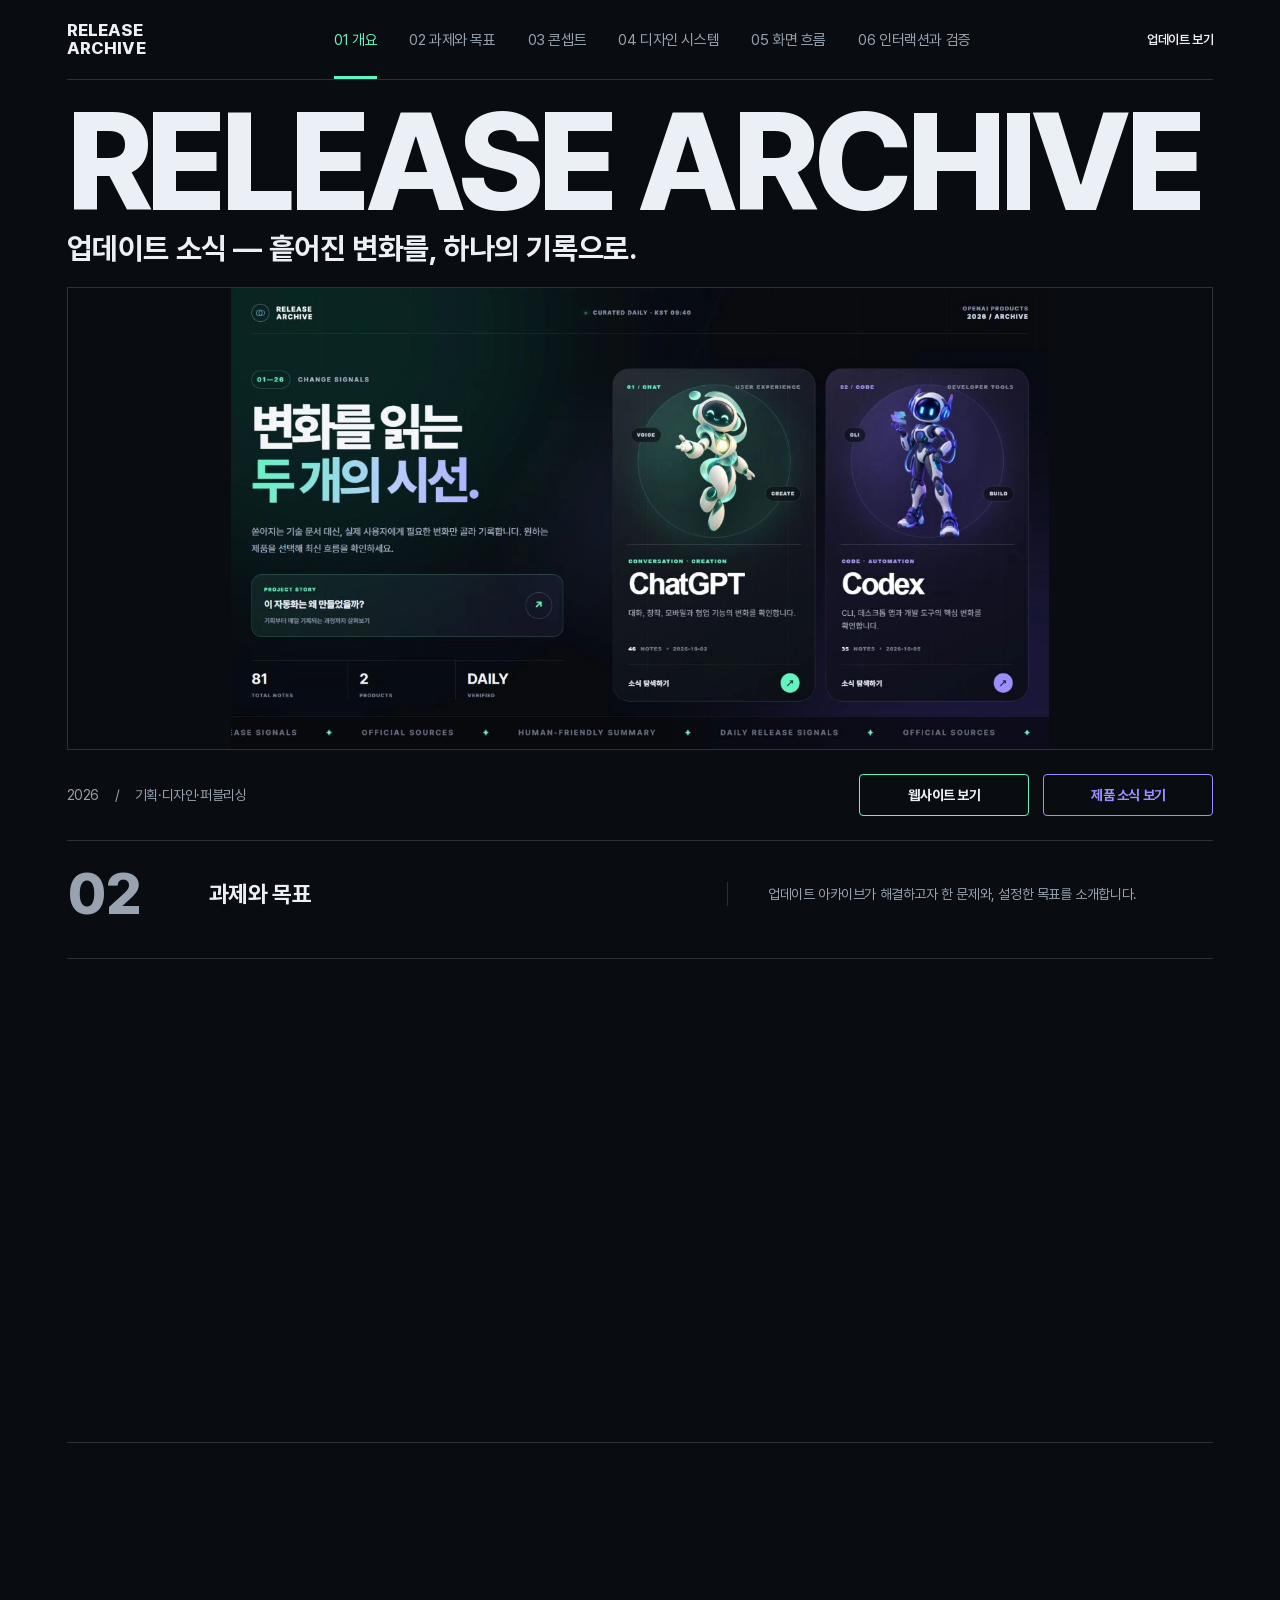
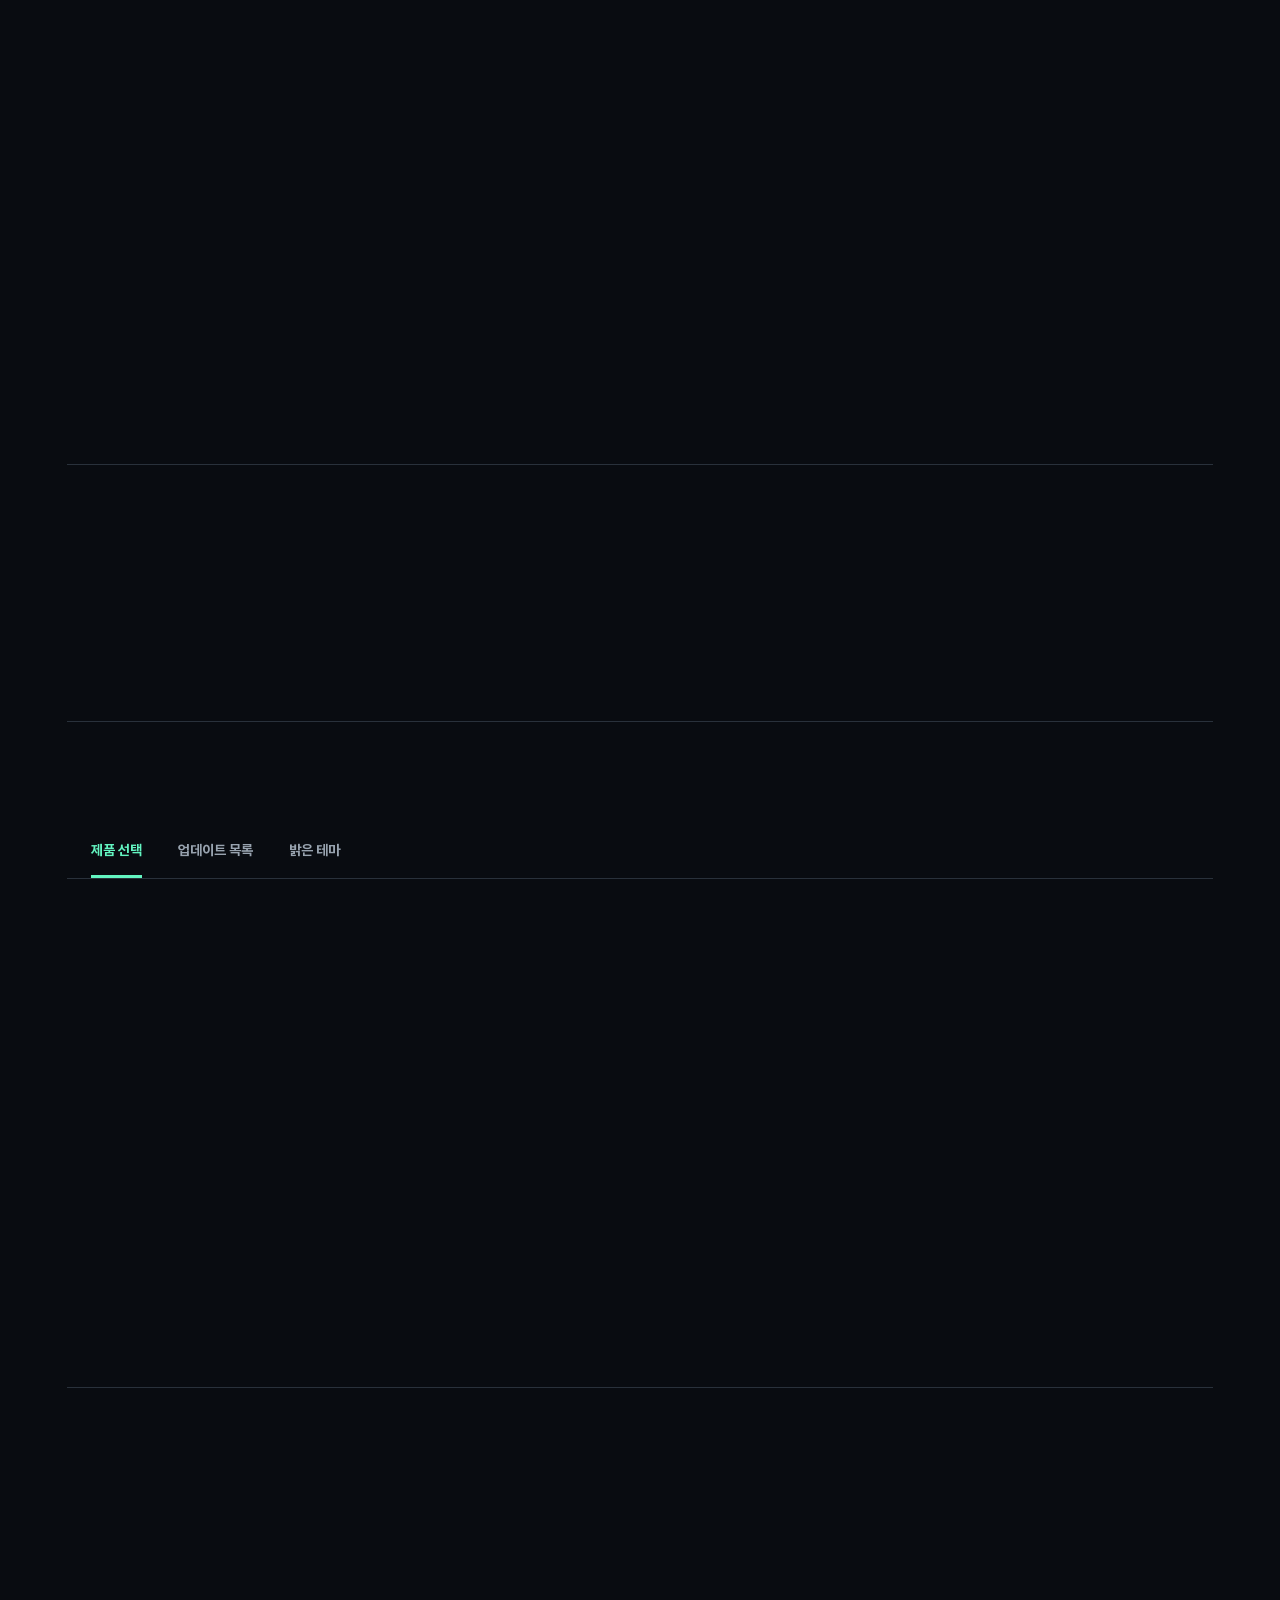
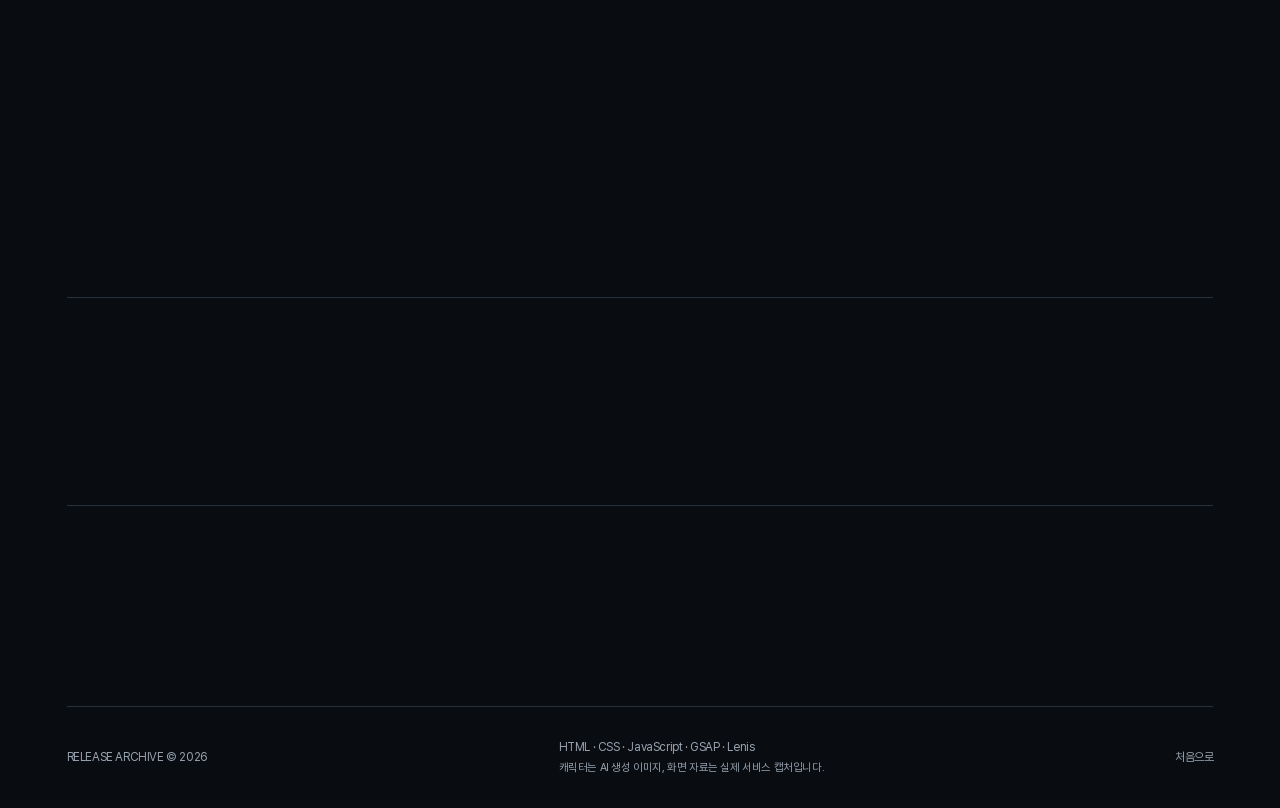
<file: about.html>
<!doctype html>
<html lang="ko">
<head>
  <meta charset="UTF-8">
  <meta name="viewport" content="width=device-width, initial-scale=1">
  <meta name="description" content="Release Archive의 기획, 캐릭터와 디자인 시스템, 화면 흐름과 인터랙션을 소개하는 제작 과정">
  <title>제작 과정 · Release Archive</title>
  <link rel="stylesheet" href="fonts.css?v=20260902">
  <link rel="stylesheet" href="vendor/lenis/lenis.css">
  <link rel="stylesheet" href="about.css?v=20261006-final3">
</head>
<body id="top">
  <a class="skip-link" href="#overview">제작 과정 본문으로 이동</a>
  <div class="read-progress" aria-hidden="true"></div>
  <header class="process-header">
    <a class="wordmark" href="index.html">RELEASE<br>ARCHIVE</a>
    <nav class="chapter-nav" aria-label="제작 과정 챕터">
      <a href="#overview" aria-current="step">01 개요</a>
      <a href="#brief">02 과제와 목표</a>
      <a href="#identity">03 콘셉트</a>
      <a href="#system">04 디자인 시스템</a>
      <a href="#experience">05 화면 흐름</a>
      <a href="#interaction">06 인터랙션과 검증</a>
    </nav>
    <a class="header-link" href="index.html">업데이트 보기</a>
  </header>
  <main class="process-content">
    <section class="cover" id="overview" data-chapter>
      <h1 data-reveal="title"><span>RELEASE</span> <span>ARCHIVE</span></h1>
      <p class="cover-line" data-reveal="copy">업데이트 소식 — 흩어진 변화를, 하나의 기록으로.</p>
      <figure class="cover-shot" data-reveal="image"><img src="images/process/product.webp" alt="현재 Release Archive의 실제 제품 선택 화면. 민트 ChatGPT와 보라 Codex 캐릭터, 저장된 소식 81개." width="1280" height="720" fetchpriority="high"></figure>
      <div class="cover-meta" data-reveal="row"><p>2026 <span>/</span> 기획·디자인·퍼블리싱</p><div class="button-group"><a class="outline-button" href="index.html">웹사이트 보기</a><a class="outline-button violet" href="index.html#all">제품 소식 보기</a></div></div>
      <a class="next-chapter" href="#brief" data-reveal="row"><span>02</span><b>과제와 목표</b><p>업데이트 아카이브가 해결하고자 한 문제와, 설정한 목표를 소개합니다.</p></a>
    </section>

    <section class="process-section brief" id="brief" data-chapter>
      <p class="section-label" data-reveal="copy"><b>02</b> / BRIEF</p>
      <h2 data-reveal="title">빠른 발표보다,<br><span class="mint">정확한 이해.</span></h2>
      <div class="two-column" data-reveal="copy"><p class="lead">처음부터 끝까지 읽지 않아도,<br>나에게 달라지는 점을 알 수 있도록.</p><p>공식 발표가 여러 곳에 흩어져 있어 제품의 변화를 한 번에 살피기 어려웠습니다. 제품·날짜·영향을 같은 구조로 정리했습니다.</p></div>
      <div class="decision-table" role="table" aria-label="문제와 설계 목표">
        <div class="decision-row table-head" role="row" data-reveal="row"><span role="columnheader">문제</span><span role="columnheader">설계</span><span role="columnheader">결과</span></div>
        <div class="decision-row" role="row" data-reveal="row"><div role="cell"><b>흩어진 발표</b><p>정보가 여러 채널에 분산되어 있었습니다.</p></div><div role="cell"><b>공식 출처 대조</b><p>확인 가능한 원문을 기준으로 기록합니다.</p></div><div role="cell"><b>하나의 기록</b><p>제품의 변화를 한눈에 확인할 수 있습니다.</p></div></div>
        <div class="decision-row" role="row" data-reveal="row"><div role="cell"><b>복잡한 용어</b><p>기술 중심의 표현이 이해를 어렵게 했습니다.</p></div><div role="cell"><b>사용자 영향 요약</b><p>변화가 작업과 사용 경험에 미치는 영향을 정리합니다.</p></div><div role="cell"><b>읽기 쉬운 한국어</b><p>사용 장면을 중심으로 설명합니다.</p></div></div>
        <div class="decision-row" role="row" data-reveal="row"><div role="cell"><b>끝없는 목록</b><p>시간순 기록만으로는 필요한 내용을 찾기 어렵습니다.</p></div><div role="cell"><b>제품·기간 필터</b><p>관심 있는 제품과 기간을 선택합니다.</p></div><div role="cell"><b>필요한 변화만</b><p>내게 필요한 범위부터 읽을 수 있습니다.</p></div></div>
      </div>
    </section>

    <section class="process-section identity" id="identity" data-chapter>
      <div class="identity-layout">
        <div class="identity-copy"><p class="section-label" data-reveal="copy"><b>03</b> / IDENTITY</p><h2 data-reveal="title">두 제품,<br><span class="product-gradient">두 개의 시선.</span></h2><p class="lead" data-reveal="copy">민트는 대화의 변화,<br>보라는 개발의 변화를 구분합니다.</p></div>
        <div class="character-pair">
          <figure class="character-study" data-reveal="image"><div class="character-track"><img src="images/chatgpt-character.png" alt="대화와 창작을 상징하는 기존 민트 ChatGPT 캐릭터" width="1024" height="1536" loading="lazy"></div><figcaption><b>ChatGPT</b><span>대화 · 창작</span></figcaption></figure>
          <figure class="character-study" data-reveal="image"><div class="character-track"><img src="images/codex-character.png" alt="개발과 자동화를 상징하는 기존 보라 Codex 캐릭터" width="1024" height="1536" loading="lazy"></div><figcaption><b>Codex</b><span>개발 · 자동화</span></figcaption></figure>
        </div>
      </div>
      <p class="identity-wordmark" data-reveal="title">RELEASE <span class="product-gradient">ARCHIVE</span></p>
    </section>

    <section class="process-section" id="system" data-chapter>
      <p class="section-label" data-reveal="copy"><b>04</b> / SYSTEM</p><h2 data-reveal="title">읽는 데 집중하는 화면.</h2>
      <div class="palette">
        <div data-reveal="row"><span>Background</span><i style="--swatch:#090c11"></i><small>#090C11</small></div>
        <div data-reveal="row"><span>Surface</span><i style="--swatch:#151b23"></i><small>#151B23</small></div>
        <div data-reveal="row"><span>Text</span><i style="--swatch:#eaf0f5"></i><small>#EAF0F5</small></div>
        <div data-reveal="row"><span>ChatGPT</span><i style="--swatch:#63f5c1"></i><small>#63F5C1</small></div>
        <div data-reveal="row"><span>Codex</span><i style="--swatch:#9d8fff"></i><small>#9D8FFF</small></div>
      </div>
      <div class="system-studies">
        <div class="type-study" data-reveal="copy"><span class="small-label">TYPEFACE / PRETENDARD</span><h3>Pretendard</h3><p class="type-display">변화를 읽는 <span class="mint">두 개의 시선.</span></p><p class="type-body">사용자에게 달라지는 점을 남깁니다.</p><p class="type-caption">공식 출처와 발표일을 확인합니다.</p></div>
        <div class="component-study" data-reveal="row"><span class="small-label">COMPONENTS</span><div class="component-example" data-demo-theme="dark">
          <div class="demo-product" role="group" aria-label="제품 선택 예시"><button type="button" data-demo-product="ChatGPT" aria-pressed="true">ChatGPT</button><button type="button" data-demo-product="Codex" aria-pressed="false">Codex</button></div>
          <label class="demo-year">기간 선택<select aria-label="기간 선택 예시"><option value="all">전체 연도</option><option value="2026">2026년</option><option value="2025">2025년</option></select></label>
          <label class="demo-theme">밝은 테마<input type="checkbox" role="switch" aria-label="밝은 테마 예시"><span aria-hidden="true"></span></label>
          <div class="demo-record"><span>날짜</span><span>제목</span><span>사용자 영향</span><b>2026-10-02</b><b>제품 소식</b><p>사용자에게 달라지는 점.</p></div>
          <p class="demo-empty" hidden>이 예시에는 선택한 연도의 기록이 없습니다.</p>
          <output class="demo-status" aria-live="polite">ChatGPT · 전체 연도 · 어두운 테마</output>
        </div></div>
      </div>
    </section>

    <section class="process-section" id="experience" data-chapter>
      <p class="section-label" data-reveal="copy"><b>05</b> / EXPERIENCE</p><h2 data-reveal="title">선택하고, 좁히고, 읽다.</h2>
      <div class="two-column flow-intro" data-reveal="copy"><p>처음 방문한 사용자가 원하는 제품의 업데이트를 빠르게 찾고, 실제 변화까지 자연스럽게 이해할 수 있도록 구성한 화면 흐름입니다.</p><p>제품 선택에서 시작해 기간을 좁히고, 변화를 읽은 뒤 공식 출처로 이어지는 간결한 네 단계의 흐름을 설계했습니다.</p></div>
      <ol class="workflow"><li data-reveal="row"><span>01</span><div><b>제품 선택</b><p>ChatGPT 또는 Codex 선택</p></div></li><li data-reveal="row"><span>02</span><div><b>기간 필터</b><p>원하는 기간으로 범위 좁히기</p></div></li><li data-reveal="row"><span>03</span><div><b>변화 읽기</b><p>주요 변경과 사용자 영향 확인</p></div></li><li data-reveal="row"><span>04</span><div><b>공식 출처</b><p>원문으로 더 깊이 살펴보기</p></div></li></ol>
      <div class="screen-tabs" role="tablist" aria-label="실제 화면 미리보기"><button type="button" role="tab" id="screen-product" aria-controls="screen-panel" aria-selected="true" tabindex="0" data-screen="product">제품 선택</button><button type="button" role="tab" id="screen-list" aria-controls="screen-panel" aria-selected="false" tabindex="-1" data-screen="list">업데이트 목록</button><button type="button" role="tab" id="screen-light" aria-controls="screen-panel" aria-selected="false" tabindex="-1" data-screen="light">밝은 테마</button></div>
      <figure class="screen-preview" id="screen-panel" role="tabpanel" aria-labelledby="screen-product" data-reveal="image"><img src="images/process/product.webp" alt="실제 제품 선택 화면" width="1280" height="720" loading="lazy"></figure>
      <div class="screen-caption" data-reveal="copy"><h3><span>01</span> 제품 선택</h3><p>메인 화면에서 ChatGPT 또는 Codex를 선택합니다. 두 캐릭터와 색상으로 제품을 구분하고, 해당 제품의 기록으로 바로 이동합니다.</p></div>
    </section>

    <section class="process-section interaction" id="interaction" data-chapter>
      <div class="interaction-layout">
        <div><p class="section-label" data-reveal="copy"><b>06</b> / INTERACTION</p><h2 data-reveal="title">작은 반응까지,<br>같은 기준으로.</h2><p data-reveal="copy">제품을 고르고 기간을 좁히는 과정에서도 선택 상태를 분명하게 보여줍니다. 제작 과정 페이지는 제목·본문·이미지가 순차적으로 등장하며, 다시 돌아왔을 때도 반응합니다.</p></div>
        <div class="evidence"><figure data-reveal="image"><img class="desktop-evidence" src="images/process/list.webp" alt="실제 Codex 기록 화면의 제품·기간 필터와 사용자 영향 설명" width="1280" height="720" loading="lazy"><figcaption><b>기간 필터와 기록 탐색</b><p>발표일·주요 변경·사용자 영향을 같은 구조로 읽습니다.</p></figcaption></figure><figure data-reveal="image"><div class="phone-pair"><img src="images/process/mobile-product.webp" alt="390px 모바일 제품 선택 실제 화면" width="375" height="844" loading="lazy"><img src="images/process/mobile-list.webp" alt="390px 모바일 제품·연도·월 필터 실제 화면" width="375" height="844" loading="lazy"></div><figcaption><b>작은 화면에서도 같은 정보</b><p>제품 선택과 기간 필터, 출처 연결을 유지합니다.</p></figcaption></figure></div>
      </div>
      <div class="interaction-notes"><article data-reveal="row"><h3>스크롤</h3><b>제목·본문·이미지 순차 등장</b><p>Lenis의 감속과 반복 가능한 등장 효과로 제작 흐름을 이어갑니다.</p></article><article data-reveal="row"><h3>호버·포커스</h3><b>제품과 선택 상태의 반응</b><p>마우스와 키보드 모두 현재 선택을 확인할 수 있도록 구성합니다.</p></article><article data-reveal="row"><h3>반응형</h3><b>데스크톱·태블릿·모바일</b><p>화면 폭에 맞춰 본문·이미지·챕터 메뉴의 배치를 조정합니다.</p></article><article data-reveal="row"><h3>움직임 감소</h3><b>정보와 조작을 먼저</b><p>움직임 감소 설정에서는 보간과 반복 모션을 끄고 정보와 조작을 유지합니다.</p></article></div>
      <div class="closing" data-reveal="copy"><div><h2>준비된 기록,<br class="mobile-only"> <span class="violet-text">다음 변화로.</span></h2><p>지금까지의 흐름을 바탕으로, 더 나은 기록 경험을 계속 만들어갑니다.</p></div><a class="outline-button" href="index.html">업데이트 보기</a></div>
    </section>
  </main>
  <footer class="process-footer"><p>RELEASE ARCHIVE © 2026</p><p>HTML · CSS · JavaScript · GSAP · Lenis<br><span>캐릭터는 AI 생성 이미지, 화면 자료는 실제 서비스 캡처입니다.</span></p><a href="#overview">처음으로</a></footer>
  <script src="vendor/gsap/gsap.min.js"></script>
  <script src="vendor/lenis/lenis.min.js"></script>
  <script src="about.js?v=20261006-final3"></script>
</body>
</html>
</file>
<file: fonts.css>
@charset "UTF-8";

@font-face {
  font-family: "Pretendard";
  font-style: normal;
  font-weight: 300;
  font-display: swap;
  src: local("Pretendard Light"), url("fonts/Pretendard/Pretendard-Light.woff2") format("woff2");
}

@font-face {
  font-family: "Pretendard";
  font-style: normal;
  font-weight: 400;
  font-display: swap;
  src: local("Pretendard Regular"), url("fonts/Pretendard/Pretendard-Regular.woff2") format("woff2");
}

@font-face {
  font-family: "Pretendard";
  font-style: normal;
  font-weight: 500;
  font-display: swap;
  src: local("Pretendard Medium"), url("fonts/Pretendard/Pretendard-Medium.woff2") format("woff2");
}

@font-face {
  font-family: "Pretendard";
  font-style: normal;
  font-weight: 600;
  font-display: swap;
  src: local("Pretendard SemiBold"), url("fonts/Pretendard/Pretendard-SemiBold.woff2") format("woff2");
}

@font-face {
  font-family: "Pretendard";
  font-style: normal;
  font-weight: 700;
  font-display: swap;
  src: local("Pretendard Bold"), url("fonts/Pretendard/Pretendard-Bold.woff2") format("woff2");
}

@font-face {
  font-family: "Pretendard";
  font-style: normal;
  font-weight: 800;
  font-display: swap;
  src: local("Pretendard ExtraBold"), url("fonts/Pretendard/Pretendard-ExtraBold.woff2") format("woff2");
}
</file>
<file: styles.css>
:root {
  color-scheme: light;
  --ink: #202124;
  --muted: #697077;
  --line: #dfe3e7;
  --soft: #f6f7f8;
  --blue: #1673e6;
  --blue-soft: #eef5ff;
  --blue-deep: #0d55b5;
  --green: #087f5b;
  --shadow: 0 14px 40px rgba(29, 48, 75, 0.08);
}

* {
  box-sizing: border-box;
}

body {
  margin: 0;
  background: #fff;
  color: var(--ink);
  font-family: Pretendard, "Noto Sans KR", -apple-system, BlinkMacSystemFont, "Segoe UI", sans-serif;
  font-size: 17px;
  line-height: 1.68;
  word-break: keep-all;
}

.updates {
  width: min(920px, calc(100% - 40px));
  margin: 0 auto;
  padding: 72px 0 96px;
}

.page-header {
  padding: 4px 4px 48px;
}

.eyebrow {
  margin: 0 0 12px;
  color: var(--blue);
  font-size: 12px;
  font-weight: 800;
  letter-spacing: 0.16em;
}

h1 {
  margin: 0;
  font-size: clamp(36px, 6vw, 58px);
  line-height: 1.08;
  letter-spacing: -0.055em;
}

.intro {
  margin: 22px 0 0;
  color: var(--muted);
  font-size: 18px;
}

.update-status {
  display: flex;
  flex-wrap: wrap;
  gap: 8px 18px;
  margin-top: 20px;
  color: var(--muted);
  font-size: 14px;
}

.update-status span + span::before {
  content: "·";
  margin-right: 18px;
}

.update-status strong,
.update-status time {
  color: var(--ink);
  font-weight: 800;
}

.filter-bar {
  position: sticky;
  top: 12px;
  z-index: 10;
  display: flex;
  align-items: center;
  justify-content: space-between;
  gap: 8px;
  margin: 0 0 34px;
  padding: 7px;
  border: 1px solid var(--line);
  border-radius: 14px;
  background: rgba(255, 255, 255, 0.92);
  box-shadow: 0 8px 24px rgba(29, 48, 75, 0.08);
  backdrop-filter: blur(12px);
}

.filters {
  position: relative;
  display: flex;
  gap: 8px;
}

.filter-indicator {
  position: absolute;
  top: 0;
  left: 0;
  z-index: 0;
  height: 100%;
  border-radius: 9px;
  background: linear-gradient(135deg, #287fe8 0%, #145ebc 100%);
  box-shadow: 0 6px 16px rgba(22, 115, 230, 0.24);
  pointer-events: none;
  transition: width 320ms cubic-bezier(0.22, 1, 0.36, 1), transform 320ms cubic-bezier(0.22, 1, 0.36, 1);
}

.filter-button {
  position: relative;
  z-index: 1;
  display: grid;
  place-items: center;
  border: 0;
  border-radius: 8px;
  padding: 9px 15px;
  background: transparent;
  color: var(--muted);
  font: inherit;
  font-size: 14px;
  font-weight: 800;
  cursor: pointer;
  transition: color 220ms ease;
}

.filter-button:hover {
  color: var(--blue-deep);
  background: transparent;
  box-shadow: none;
  transform: none;
}

.filter-button:focus-visible {
  outline: 3px solid rgba(22, 115, 230, 0.28);
  outline-offset: 2px;
}

.filter-button.is-active {
  background: transparent;
  color: #fff;
  box-shadow: none;
}

.filter-button.is-active:hover {
  background: transparent;
  color: #fff;
  box-shadow: none;
}

.filter-label-clip {
  display: flex;
  height: 1.4em;
  overflow: hidden;
  line-height: 1.4;
}

.filter-character {
  display: block;
  height: 1.4em;
  overflow: hidden;
}

.filter-character-stack {
  display: block;
  transform: translateY(0);
  transition: transform 440ms cubic-bezier(0.22, 1, 0.36, 1);
  transition-delay: calc(var(--character-index) * 28ms);
}

.filter-character-stack > span {
  display: block;
  height: 1.4em;
}

.filter-button:hover .filter-character-stack,
.filter-button:focus-visible .filter-character-stack {
  transform: translateY(-50%);
}

.date-filters {
  display: flex;
  gap: 7px;
}

.custom-select {
  position: relative;
}

.custom-select-trigger {
  display: flex;
  align-items: center;
  justify-content: space-between;
  gap: 16px;
  min-width: 124px;
  min-height: 39px;
  padding: 7px 13px 7px 14px;
  border: 1px solid #d5dbe2;
  border-radius: 9px;
  background: #fff;
  color: var(--ink);
  font: inherit;
  font-size: 14px;
  font-weight: 750;
  cursor: pointer;
  transition: border-color 160ms ease, box-shadow 160ms ease, background 160ms ease;
}

.custom-select-trigger:hover {
  border-color: #aab7c5;
  background: #f9fbfd;
  box-shadow: 0 4px 12px rgba(29, 48, 75, 0.07);
}

.custom-select-trigger:focus-visible,
.custom-select.is-open .custom-select-trigger {
  outline: none;
  border-color: #7eb1ee;
  box-shadow: 0 0 0 3px rgba(22, 115, 230, 0.14);
}

.chevron {
  width: 7px;
  height: 7px;
  border-right: 2px solid #525b66;
  border-bottom: 2px solid #525b66;
  transform: translateY(-2px) rotate(45deg);
  transition: transform 160ms ease;
}

.custom-select.is-open .chevron {
  transform: translateY(2px) rotate(225deg);
}

.custom-select-menu {
  position: absolute;
  top: calc(100% + 7px);
  right: 0;
  z-index: 30;
  min-width: 100%;
  margin: 0;
  padding: 6px;
  border: 1px solid #d5dee8;
  border-radius: 11px;
  background: #fff;
  box-shadow: 0 14px 36px rgba(29, 48, 75, 0.18);
  list-style: none;
  transform-origin: top right;
  animation: dropdown-in 180ms cubic-bezier(0.22, 1, 0.36, 1);
}

@keyframes dropdown-in {
  from {
    opacity: 0;
    transform: translateY(-6px) scale(0.97);
  }
  to {
    opacity: 1;
    transform: translateY(0) scale(1);
  }
}

.custom-select-option {
  padding: 9px 11px;
  border-radius: 7px;
  color: #3d4652;
  font-size: 14px;
  font-weight: 700;
  cursor: pointer;
  white-space: nowrap;
}

.custom-select-option:hover,
.custom-select-option:focus-visible {
  outline: none;
  background: #edf5ff;
  color: var(--blue-deep);
}

.custom-select-option[aria-selected="true"] {
  position: relative;
  padding-right: 30px;
  background: var(--blue);
  color: #fff;
}

.custom-select-option[aria-selected="true"]::after {
  content: "✓";
  position: absolute;
  right: 10px;
  font-size: 12px;
  font-weight: 900;
}

@media (prefers-reduced-motion: reduce) {
  .filter-indicator,
  .filter-character-stack,
  .chevron,
  .back-to-top {
    transition: none;
  }

  .custom-select-menu {
    animation: none;
  }
}

body {
  overflow-x: clip;
}

.detail-page {
  position: relative;
  isolation: isolate;
}

.detail-page .page-header,
.detail-page .filter-bar,
.detail-page .update-list {
  position: relative;
  z-index: 1;
}

.detail-page .update-list {
  perspective: 1400px;
}

/* Full-page product gateway */
.product-landing[hidden],
.detail-page[hidden] {
  display: none !important;
}

.product-landing {
  position: relative;
  min-height: 100svh;
  overflow: hidden;
  background: #080a0f;
  color: #fff;
}

.landing-header {
  position: absolute;
  top: clamp(24px, 4vw, 48px);
  left: 50%;
  z-index: 5;
  width: min(620px, calc(100% - 48px));
  text-align: center;
  pointer-events: none;
  transform: translateX(-50%);
}

.landing-brand {
  margin: 0 0 9px;
  color: #b9c1d0;
  font-size: 0.68rem;
  font-weight: 850;
  letter-spacing: 0.24em;
}

.landing-header h1 {
  margin: 0;
  color: #fff;
  font-size: clamp(1.75rem, 3vw, 3rem);
  line-height: 1.1;
  letter-spacing: -0.05em;
}

.landing-header > p:last-child {
  margin: 10px 0 0;
  color: #aeb6c5;
  font-size: 0.88rem;
}

.landing-split {
  display: flex;
  min-height: 100svh;
}

.landing-product {
  position: relative;
  isolation: isolate;
  display: flex;
  flex: 1 1 50%;
  align-items: flex-end;
  min-width: 0;
  min-height: 100svh;
  padding: clamp(32px, 5vw, 72px);
  overflow: hidden;
  border: 0;
  color: #fff;
  text-align: left;
  text-decoration: none;
  cursor: pointer;
  transition: flex-grow 500ms cubic-bezier(0.18, 0.8, 0.2, 1), filter 300ms ease;
}

.landing-product.chatgpt {
  background:
    radial-gradient(circle at 70% 52%, rgba(48, 214, 158, 0.2), transparent 32%),
    linear-gradient(145deg, #10332d 0%, #0c1d1b 54%, #090d12 100%);
}

.landing-product.codex {
  background:
    radial-gradient(circle at 30% 50%, rgba(112, 92, 255, 0.23), transparent 34%),
    linear-gradient(215deg, #29204f 0%, #15172d 54%, #090d12 100%);
  border-left: 1px solid rgba(255, 255, 255, 0.13);
}

.landing-product::after {
  position: absolute;
  inset: 0;
  z-index: -1;
  background: linear-gradient(to top, rgba(4, 6, 10, 0.9) 0%, rgba(4, 6, 10, 0.08) 58%, rgba(4, 6, 10, 0.2) 100%);
  content: "";
}

.landing-character {
  position: absolute;
  top: 50%;
  left: 50%;
  z-index: -2;
  width: min(66%, 520px);
  height: 76%;
  object-fit: contain;
  opacity: 0.24;
  filter: blur(3px) saturate(0.88);
  transform: translate(-50%, -48%) scale(0.96);
  transition: opacity 450ms ease, filter 450ms ease, transform 600ms cubic-bezier(0.18, 0.8, 0.2, 1);
}

/* 제품을 상징하는 가벼운 CSS 3D 오브젝트 */
.product-3d {
  position: absolute;
  top: 42%;
  left: 50%;
  z-index: 0;
  width: clamp(190px, 24vw, 330px);
  aspect-ratio: 1;
  perspective: 900px;
  pointer-events: none;
  transform: translate(-50%, -50%);
}

.product-3d-object {
  --base-rx: 0deg;
  --base-ry: 0deg;
  --pointer-rx: 0deg;
  --pointer-ry: 0deg;
  --pointer-x: 0px;
  --pointer-y: 0px;
  --pointer-scale: 1;
  position: absolute;
  inset: 18%;
  transform-style: preserve-3d;
  transform: translate3d(var(--pointer-x), var(--pointer-y), 0) rotateX(calc(var(--base-rx) + var(--pointer-rx))) rotateY(calc(var(--base-ry) + var(--pointer-ry))) scale(var(--pointer-scale));
  transition: filter 180ms ease;
  will-change: transform;
}

.chat-orb {
  border: 1px solid rgba(133, 255, 216, 0.6);
  border-radius: 50%;
  background: radial-gradient(circle at 32% 26%, rgba(255, 255, 255, 0.72), rgba(90, 236, 190, 0.2) 26%, rgba(14, 77, 65, 0.13) 66%, rgba(4, 15, 18, 0.4));
  box-shadow: inset -24px -28px 50px rgba(4, 39, 34, 0.42), inset 16px 12px 30px rgba(255, 255, 255, 0.12), 0 32px 72px rgba(51, 226, 172, 0.22);
}

.orb-core,
.orb-ring,
.chat-bubble {
  position: absolute;
  display: block;
  transform-style: preserve-3d;
}

.orb-core {
  inset: 31%;
  border-radius: 50%;
  background: radial-gradient(circle at 35% 30%, #effff9, #64e2bb 34%, #126b57 76%);
  box-shadow: 0 0 36px rgba(93, 242, 194, 0.72);
  transform: translateZ(38px);
}

.orb-ring {
  inset: 8%;
  border: 3px solid rgba(111, 246, 204, 0.56);
  border-radius: 50%;
}

.ring-a { transform: rotateX(68deg) rotateZ(8deg); }
.ring-b { transform: rotateY(68deg) rotateZ(34deg); }
.ring-c { transform: rotateX(58deg) rotateY(52deg); }

.chat-bubble {
  width: 24%;
  aspect-ratio: 1.25;
  border: 1px solid rgba(255, 255, 255, 0.68);
  border-radius: 32% 32% 32% 8%;
  background: rgba(205, 255, 239, 0.38);
  box-shadow: 0 10px 26px rgba(10, 57, 49, 0.3);
  backdrop-filter: blur(8px);
}

.bubble-a { top: 16%; right: -5%; transform: translateZ(72px) rotate(9deg); }
.bubble-b { bottom: 7%; left: -4%; transform: translateZ(54px) rotate(-12deg) scale(0.78); }

.code-cube {
  --base-rx: -18deg;
  --base-ry: 32deg;
  inset: 25%;
}

.cube-face {
  position: absolute;
  inset: 0;
  display: flex;
  flex-direction: column;
  gap: 12%;
  justify-content: center;
  padding: 18%;
  border: 1px solid rgba(190, 184, 255, 0.7);
  background: linear-gradient(145deg, rgba(164, 151, 255, 0.42), rgba(42, 37, 99, 0.38));
  box-shadow: inset 0 0 28px rgba(163, 151, 255, 0.2), 0 0 32px rgba(110, 92, 255, 0.18);
  backface-visibility: visible;
}

.cube-face b {
  display: block;
  width: 100%;
  height: 7%;
  border-radius: 999px;
  background: linear-gradient(90deg, #b9fff0, #a69cff);
  box-shadow: 0 0 12px rgba(172, 159, 255, 0.72);
}

.cube-face b:nth-child(2) { width: 68%; }
.cube-face b:nth-child(3) { width: 84%; }
.cube-front { transform: translateZ(clamp(54px, 5vw, 72px)); }
.cube-back { transform: rotateY(180deg) translateZ(clamp(54px, 5vw, 72px)); }
.cube-right { transform: rotateY(90deg) translateZ(clamp(54px, 5vw, 72px)); }
.cube-left { transform: rotateY(-90deg) translateZ(clamp(54px, 5vw, 72px)); }
.cube-top { transform: rotateX(90deg) translateZ(clamp(54px, 5vw, 72px)); }
.cube-bottom { transform: rotateX(-90deg) translateZ(clamp(54px, 5vw, 72px)); }

.device-ring,
.device-clock,
.device-document {
  position: absolute;
  display: block;
  transform-style: preserve-3d;
}

.device-ring {
  inset: 5%;
  border: 8px solid rgba(255, 189, 91, 0.68);
  border-right-color: rgba(255, 245, 214, 0.2);
  border-radius: 50%;
  box-shadow: 0 0 28px rgba(255, 167, 58, 0.34), inset 0 0 22px rgba(255, 193, 104, 0.18);
}

.device-ring.ring-outer { transform: rotateX(66deg) rotateZ(-12deg); }
.device-ring.ring-inner { inset: 22%; border-width: 5px; transform: rotateY(62deg) rotateZ(24deg); }

.device-clock {
  inset: 28%;
  border: 2px solid rgba(255, 239, 213, 0.86);
  border-radius: 50%;
  background: radial-gradient(circle at 34% 28%, #fff7e8, #ffb249 52%, #8b451e);
  box-shadow: 0 0 42px rgba(255, 171, 66, 0.65);
  transform: translateZ(48px);
}

.device-clock b {
  position: absolute;
  bottom: 50%;
  left: 50%;
  width: 4px;
  height: 28%;
  border-radius: 99px;
  background: #4b2717;
  transform-origin: 50% 100%;
}

.device-clock b:first-child { transform: translateX(-50%) rotate(18deg); }
.device-clock b:last-child { height: 20%; transform: translateX(-50%) rotate(122deg); }

.device-document {
  right: -7%;
  bottom: 4%;
  width: 34%;
  height: 42%;
  padding: 18% 13%;
  border: 1px solid rgba(255, 239, 214, 0.72);
  border-radius: 8px;
  background: linear-gradient(145deg, rgba(255, 238, 211, 0.86), rgba(255, 166, 66, 0.42));
  box-shadow: 0 18px 38px rgba(54, 26, 11, 0.42);
  transform: translateZ(76px) rotate(9deg);
}

.device-document b {
  display: block;
  width: 100%;
  height: 5px;
  margin-bottom: 7px;
  border-radius: 99px;
  background: rgba(85, 43, 20, 0.62);
}

.device-document b:nth-child(2) { width: 72%; }
.device-document b:nth-child(3) { width: 86%; }

.landing-product.is-opening .product-3d-object {
  filter: brightness(1.35) saturate(1.2);
}

.landing-product.chatgpt .landing-character {
  left: 58%;
}

.landing-product.codex .landing-character {
  left: 43%;
}

.landing-index {
  position: absolute;
  top: clamp(32px, 4vw, 58px);
  color: rgba(255, 255, 255, 0.42);
  font-size: 0.72rem;
  font-weight: 850;
  letter-spacing: 0.18em;
}

.landing-product.chatgpt .landing-index {
  left: clamp(32px, 5vw, 72px);
}

.landing-product.codex .landing-index {
  left: clamp(28px, 3vw, 52px);
}

.landing-copy {
  position: relative;
  z-index: 2;
  display: flex;
  flex-direction: column;
  align-items: flex-start;
  max-width: 490px;
}

.landing-label {
  margin-bottom: 14px;
  color: #6ce5bd;
  font-size: 0.67rem;
  font-weight: 850;
  letter-spacing: 0.16em;
}

.landing-product.codex .landing-label {
  color: #aaa4ff;
}

.landing-copy > strong {
  font-size: clamp(2.5rem, 5vw, 5.8rem);
  line-height: 0.85;
  letter-spacing: -0.075em;
}

.landing-description {
  max-width: 410px;
  margin-top: 22px;
  color: #c8cfda;
  font-size: clamp(0.88rem, 1.25vw, 1rem);
  line-height: 1.7;
}

.landing-meta {
  margin-top: 14px;
  color: #909aab;
  font-size: 0.72rem;
  font-weight: 700;
  letter-spacing: 0.04em;
}

.landing-meta b {
  color: #fff;
}

.landing-action {
  display: flex;
  align-items: center;
  justify-content: space-between;
  width: min(100%, 410px);
  margin-top: 24px;
  padding-top: 18px;
  border-top: 1px solid rgba(255, 255, 255, 0.24);
  font-size: 0.82rem;
  font-weight: 800;
}

.landing-action i {
  font-size: 1.4rem;
  font-style: normal;
  transition: transform 240ms ease;
}

.landing-product:focus-visible {
  z-index: 3;
  outline: 3px solid #fff;
  outline-offset: -7px;
}

.landing-hint {
  position: absolute;
  bottom: 26px;
  left: 50%;
  z-index: 5;
  display: flex;
  align-items: center;
  gap: 10px;
  margin: 0;
  color: rgba(255, 255, 255, 0.42);
  font-size: 0.58rem;
  font-weight: 850;
  letter-spacing: 0.17em;
  transform: translateX(-50%);
}

.landing-hint span {
  width: 18px;
  height: 1px;
  background: currentColor;
}

.landing-back {
  position: absolute;
  top: 0;
  left: 0;
  display: inline-flex;
  align-items: center;
  gap: 8px;
  min-height: 40px;
  padding: 0 15px;
  border: 1px solid #303746;
  border-radius: 999px;
  background: #151922;
  color: #cbd2de;
  font-weight: 750;
  cursor: pointer;
}

.landing-back:hover,
.landing-back:focus-visible {
  border-color: #68758a;
  color: #fff;
}

body:not(.is-detail-open) .scroll-progress,
body:not(.is-detail-open) .back-to-top {
  display: none;
}

[data-theme="light"] .product-landing {
  background: #edf2f5;
}

[data-theme="light"] .landing-header h1 {
  color: #111820;
}

[data-theme="light"] .landing-brand,
[data-theme="light"] .landing-header > p:last-child {
  color: #5d6877;
}

[data-theme="light"] .landing-product.chatgpt {
  background: radial-gradient(circle at 70% 52%, rgba(34, 191, 140, 0.25), transparent 34%), linear-gradient(145deg, #d9f8ed, #edf9f5 68%, #f8fbfc);
  color: #13231e;
}

[data-theme="light"] .landing-product.codex {
  border-left-color: #d5dce7;
  background: radial-gradient(circle at 30% 50%, rgba(104, 88, 232, 0.24), transparent 35%), linear-gradient(215deg, #e4e1ff, #f0effc 68%, #f8fbfc);
  color: #19162f;
}

[data-theme="light"] .landing-product::after {
  background: linear-gradient(to top, rgba(244, 248, 250, 0.94) 0%, rgba(244, 248, 250, 0.08) 58%, rgba(244, 248, 250, 0.18) 100%);
}

[data-theme="light"] .landing-description {
  color: #445161;
}

[data-theme="light"] .landing-meta {
  color: #657184;
}

[data-theme="light"] .landing-meta b {
  color: #15202b;
}

[data-theme="light"] .landing-action {
  border-top-color: rgba(31, 43, 57, 0.22);
}

[data-theme="light"] .landing-index,
[data-theme="light"] .landing-hint {
  color: rgba(23, 31, 42, 0.48);
}

[data-theme="light"] .landing-back {
  border-color: #cdd6e2;
  background: #fff;
  color: #354052;
}

@media (hover: hover) and (min-width: 761px) {
  .landing-split:hover .landing-product {
    flex-grow: 0.94;
    filter: saturate(0.78);
  }

  .landing-split .landing-product:hover,
  .landing-split .landing-product:focus-visible {
    flex-grow: 1.12;
    filter: saturate(1.08);
  }

  .landing-product:hover .landing-character,
  .landing-product:focus-visible .landing-character {
    opacity: 0.68;
    filter: blur(0.8px) saturate(1.05);
    transform: translate(-50%, -50%) scale(1.04);
  }

  .landing-product:hover .product-3d-object,
  .landing-product:focus-visible .product-3d-object {
    filter: brightness(1.12) saturate(1.12);
  }

  .landing-product:hover .landing-action i,
  .landing-product:focus-visible .landing-action i {
    transform: translate(4px, -4px);
  }
}

@media (max-width: 760px) {
  .landing-header {
    top: 20px;
  }

  .landing-header > p:last-child {
    display: none;
  }

  .landing-split {
    flex-direction: column;
  }

  .landing-product {
    flex: 1 1 42svh;
    min-height: 42svh;
    padding: 32px 24px;
  }

  .landing-product:first-child {
    padding-top: 118px;
  }

  .landing-product.codex {
    border-top: 1px solid rgba(255, 255, 255, 0.13);
    border-left: 0;
  }

  .landing-character {
    left: 73%;
    width: 44%;
    height: 80%;
    opacity: 0.34;
  }

  .product-3d {
    top: 52%;
    left: 78%;
    width: 190px;
    opacity: 0.8;
  }

  .landing-product.chatgpt .landing-character,
  .landing-product.codex .landing-character {
    left: 74%;
  }

  .landing-copy {
    max-width: 72%;
  }

  .landing-copy > strong {
    font-size: clamp(2.7rem, 13vw, 4.2rem);
  }

  .landing-description,
  .landing-meta {
    display: none;
  }

  .landing-action {
    margin-top: 16px;
  }

  .landing-index,
  .landing-hint {
    display: none;
  }

  .landing-back {
    position: relative;
    width: fit-content;
    margin-bottom: 22px;
  }
}

@media (prefers-reduced-motion: reduce) {
  .landing-product,
  .landing-character,
  .product-3d-object,
  .landing-action i {
    transition: none;
  }
}

/* 첫 화면에서 두 제품의 소식 성격을 비교한 뒤 바로 선택할 수 있는 진입 영역 */
.skip-link {
  position: fixed;
  top: 12px;
  left: 12px;
  z-index: 1000;
  padding: 12px 18px;
  border-radius: 10px;
  background: #fff;
  color: #11151c;
  font-weight: 800;
  transform: translateY(-180%);
  transition: transform 160ms ease;
}

.skip-link:focus {
  transform: translateY(0);
}

.product-entry {
  width: min(1180px, calc(100vw - 40px));
  margin: 0 0 76px 50%;
  transform: translateX(-50%);
}

.product-entry-heading {
  max-width: 640px;
  margin: 0 auto 28px;
  text-align: center;
}

.product-entry-kicker {
  margin: 0 0 10px;
  color: #a9b3c5;
  font-size: 0.72rem;
  font-weight: 800;
  letter-spacing: 0.2em;
}

.product-entry-heading h2 {
  margin: 0;
  font-size: clamp(1.65rem, 3vw, 2.4rem);
  letter-spacing: -0.045em;
}

.product-entry-heading > p:last-child {
  margin: 12px 0 0;
  color: #aeb7c7;
}

.product-gateway {
  display: flex;
  min-height: 430px;
  overflow: hidden;
  border: 1px solid rgba(255, 255, 255, 0.13);
  border-radius: 30px;
  background: #0d1018;
  box-shadow: 0 34px 90px rgba(0, 0, 0, 0.34);
}

.product-gateway-card {
  position: relative;
  isolation: isolate;
  display: flex;
  flex: 1 1 50%;
  flex-direction: column;
  align-items: flex-start;
  min-width: 0;
  padding: 42px;
  overflow: hidden;
  border: 0;
  color: #f8fbff;
  text-align: left;
  cursor: pointer;
  transition: flex-grow 360ms cubic-bezier(0.2, 0.75, 0.2, 1), filter 240ms ease;
}

.product-gateway-card.chatgpt {
  background: linear-gradient(145deg, #10352f 0%, #102420 56%, #11151c 100%);
}

.product-gateway-card.codex {
  background: linear-gradient(145deg, #252052 0%, #171a37 56%, #11151c 100%);
}

.product-gateway-card + .product-gateway-card {
  border-left: 1px solid rgba(255, 255, 255, 0.12);
}

.product-gateway-card::before {
  position: absolute;
  right: -20%;
  bottom: -38%;
  z-index: -1;
  width: 420px;
  height: 420px;
  border-radius: 50%;
  background: radial-gradient(circle, rgba(81, 223, 177, 0.26), transparent 68%);
  content: "";
  transition: transform 420ms ease, opacity 300ms ease;
}

.product-gateway-card.codex::before {
  background: radial-gradient(circle, rgba(123, 115, 255, 0.34), transparent 68%);
}

.product-gateway-number {
  position: absolute;
  top: 36px;
  right: 40px;
  color: rgba(255, 255, 255, 0.3);
  font-size: 0.78rem;
  font-weight: 800;
  letter-spacing: 0.14em;
}

.product-gateway-label {
  margin-bottom: auto;
  color: #70e1bd;
  font-size: 0.72rem;
  font-weight: 800;
  letter-spacing: 0.18em;
}

.product-gateway-card.codex .product-gateway-label {
  color: #aaa5ff;
}

.product-gateway-card > strong {
  display: block;
  margin: 62px 0 14px;
  font-size: clamp(2.7rem, 5vw, 4.4rem);
  line-height: 0.95;
  letter-spacing: -0.065em;
}

.product-gateway-description {
  max-width: 390px;
  color: #cad1dc;
  font-size: 0.96rem;
  line-height: 1.7;
}

.product-gateway-meta {
  display: flex;
  gap: 18px;
  margin-top: 28px;
  color: #aeb7c6;
  font-size: 0.78rem;
}

.product-gateway-meta b {
  color: #fff;
}

.product-gateway-action {
  display: flex;
  align-items: center;
  justify-content: space-between;
  width: 100%;
  margin-top: 24px;
  padding-top: 18px;
  border-top: 1px solid rgba(255, 255, 255, 0.14);
  font-size: 0.84rem;
  font-weight: 800;
}

.product-gateway-action > span {
  font-size: 1.25rem;
  transition: transform 240ms ease;
}

.product-gateway-card:focus-visible {
  z-index: 2;
  outline: 3px solid #fff;
  outline-offset: -6px;
}

.product-gateway-card.is-selected .product-gateway-action {
  color: #7ee8c6;
}

.product-gateway-card.codex.is-selected .product-gateway-action {
  color: #b4b0ff;
}

.product-entry-all {
  display: block;
  min-height: 44px;
  margin: 18px auto 0;
  padding: 0 22px;
  border: 1px solid #343b49;
  border-radius: 999px;
  background: #151922;
  color: #cbd2de;
  font-weight: 750;
  cursor: pointer;
  transition: border-color 180ms ease, background-color 180ms ease, color 180ms ease;
}

.product-entry-all:hover,
.product-entry-all:focus-visible,
.product-entry-all.is-selected {
  border-color: #69758a;
  background: #202631;
  color: #fff;
}

#update-feed:focus-visible {
  outline: 2px solid #7b9eff;
  outline-offset: 5px;
}

@media (hover: hover) and (min-width: 701px) {
  .product-gateway:hover .product-gateway-card {
    flex-grow: 0.88;
    filter: saturate(0.8);
  }

  .product-gateway .product-gateway-card:hover,
  .product-gateway .product-gateway-card:focus-visible {
    flex-grow: 1.12;
    filter: saturate(1.12);
  }

  .product-gateway-card:hover::before,
  .product-gateway-card:focus-visible::before {
    transform: scale(1.18) translate(-5%, -5%);
  }

  .product-gateway-card:hover .product-gateway-action > span,
  .product-gateway-card:focus-visible .product-gateway-action > span {
    transform: translate(3px, -3px);
  }
}

[data-theme="light"] .product-entry-kicker {
  color: #637083;
}

[data-theme="light"] .product-entry-heading > p:last-child {
  color: #687386;
}

[data-theme="light"] .product-gateway {
  border-color: #d8e0eb;
  background: #fff;
  box-shadow: 0 28px 70px rgba(38, 53, 78, 0.16);
}

[data-theme="light"] .product-gateway-card.chatgpt {
  background: linear-gradient(145deg, #e7fff6 0%, #f5fffb 64%, #fff 100%);
  color: #11221d;
}

[data-theme="light"] .product-gateway-card.codex {
  background: linear-gradient(145deg, #eeedff 0%, #f8f7ff 64%, #fff 100%);
  color: #17152b;
}

[data-theme="light"] .product-gateway-card + .product-gateway-card {
  border-left-color: #d8e0eb;
}

[data-theme="light"] .product-gateway-number {
  color: #8792a3;
}

[data-theme="light"] .product-gateway-label,
[data-theme="light"] .product-gateway-card.is-selected .product-gateway-action {
  color: #087b60;
}

[data-theme="light"] .product-gateway-card.codex .product-gateway-label,
[data-theme="light"] .product-gateway-card.codex.is-selected .product-gateway-action {
  color: #5548bf;
}

[data-theme="light"] .product-gateway-description,
[data-theme="light"] .product-gateway-meta {
  color: #586577;
}

[data-theme="light"] .product-gateway-meta b {
  color: #17202d;
}

[data-theme="light"] .product-gateway-action {
  border-top-color: #d8e0eb;
}

[data-theme="light"] .product-entry-all {
  border-color: #cdd6e2;
  background: #fff;
  color: #3e4858;
}

[data-theme="light"] .product-entry-all:hover,
[data-theme="light"] .product-entry-all:focus-visible,
[data-theme="light"] .product-entry-all.is-selected {
  border-color: #8998ad;
  background: #edf2f8;
  color: #171c25;
}

@media (max-width: 700px) {
  .product-entry {
    width: 100%;
    margin: 0 0 56px;
    transform: none;
  }

  .product-entry-heading {
    text-align: left;
  }

  .product-gateway {
    flex-direction: column;
    min-height: 0;
    border-radius: 24px;
  }

  .product-gateway-card {
    flex-basis: auto;
    min-height: 330px;
    padding: 30px 26px;
  }

  .product-gateway-card + .product-gateway-card,
  [data-theme="light"] .product-gateway-card + .product-gateway-card {
    border-top: 1px solid rgba(255, 255, 255, 0.12);
    border-left: 0;
  }

  [data-theme="light"] .product-gateway-card + .product-gateway-card {
    border-top-color: #d8e0eb;
  }

  .product-gateway-number {
    top: 28px;
    right: 26px;
  }

  .product-gateway-card > strong {
    margin-top: 48px;
    font-size: clamp(2.7rem, 15vw, 3.8rem);
  }
}

@media print {
  .product-entry {
    display: none;
  }
}

@media (prefers-reduced-motion: reduce) {
  .skip-link,
  .product-gateway-card,
  .product-gateway-card::before,
  .product-gateway-action > span,
  .product-entry-all {
    transition: none;
  }
}

/* Progress, reset and contrast refinements */
.scroll-progress {
  position: fixed;
  top: 0;
  left: 0;
  z-index: 100;
  width: 100%;
  height: 3px;
  background: rgba(255, 255, 255, 0.05);
  pointer-events: none;
}

.scroll-progress span {
  display: block;
  width: 100%;
  height: 100%;
  background: linear-gradient(90deg, #c7f464, #48b8ff 52%, #9c7cff);
  box-shadow: 0 0 14px rgba(98, 168, 255, 0.62);
  transform: scaleX(0);
  transform-origin: left center;
  will-change: transform;
}

.filter-reset {
  min-height: 39px;
  padding: 7px 13px;
  border: 1px solid #465064;
  border-radius: 9px;
  background: #1b202b;
  color: #e4e9f2;
  font: inherit;
  font-size: 13px;
  font-weight: 800;
  cursor: pointer;
  transition: color 160ms ease, border-color 160ms ease, background 160ms ease, transform 160ms ease;
}

.filter-reset:hover {
  border-color: #8d7aff;
  background: #292441;
  color: #fff;
  transform: translateY(-1px);
}

.filter-reset:focus-visible {
  outline: 3px solid rgba(156, 124, 255, 0.28);
  outline-offset: 2px;
}

.filter-reset[hidden] {
  display: none;
}

.is-theme-changing body,
.is-theme-changing .update,
.is-theme-changing .update-header,
.is-theme-changing .filter-bar,
.is-theme-changing .custom-select-trigger,
.is-theme-changing .theme-toggle,
.is-theme-changing .user-summary,
.is-theme-changing .note,
.is-theme-changing .sources a,
.is-theme-changing .back-to-top {
  transition: color 260ms ease, background 260ms ease, border-color 260ms ease, box-shadow 260ms ease;
}

/* Dark theme contrast */
.intro,
.update-status,
.sources span {
  color: #aeb7c6;
}

.update-status strong,
.update-status time {
  color: #f1f5fb;
}

.details dt {
  background: #203653;
  color: #b9d9ff;
}

.details dd {
  color: #d1d7e1;
}

.month-heading {
  color: #edf2fa;
}

.custom-select-trigger {
  color: #eef2f8;
}

.custom-select-option {
  color: #d3d9e3;
}

.priority,
.tag {
  font-weight: 850;
}

.priority.feature {
  border: 1px solid rgba(187, 168, 255, 0.3);
}

.priority.important,
.priority.action {
  border: 1px solid rgba(255, 198, 109, 0.28);
}

.priority.deadline {
  border: 1px solid rgba(255, 143, 143, 0.3);
}

.user-summary p {
  color: #d9e1ec;
}

[data-theme="light"] .scroll-progress {
  background: rgba(23, 26, 33, 0.07);
}

[data-theme="light"] .filter-reset {
  border-color: #c8d2df;
  background: #f3f6fa;
  color: #344054;
}

[data-theme="light"] .filter-reset:hover {
  border-color: #7257d8;
  background: #eeeaff;
  color: #44338d;
}

[data-theme="light"] .intro,
[data-theme="light"] .update-status,
[data-theme="light"] .sources span {
  color: #566173;
}

[data-theme="light"] .update-status strong,
[data-theme="light"] .update-status time {
  color: #18202c;
}

[data-theme="light"] .details dt {
  background: #e2edfc;
  color: #174a89;
}

[data-theme="light"] .custom-select-option[aria-selected="true"] {
  color: #fff;
}

@media (max-width: 600px) {
  .filter-reset {
    width: 100%;
  }
}

@media print {
  .scroll-progress,
  .theme-toggle,
  .filter-reset {
    display: none;
  }
}

.blind {
  position: absolute;
  width: 1px;
  height: 1px;
  padding: 0;
  margin: -1px;
  overflow: hidden;
  clip: rect(0, 0, 0, 0);
  white-space: nowrap;
  border: 0;
}

.update-list {
  display: grid;
  gap: 36px;
}

.month-heading {
  margin: 18px 4px -14px;
  color: #111827;
  font-size: 22px;
  letter-spacing: -0.025em;
}

.month-heading:not(:first-child) {
  margin-top: 38px;
}

.update[hidden] {
  display: none;
}

.update {
  overflow: hidden;
  border: 1px solid #d9e0e7;
  border-radius: 18px;
  background: #fff;
  box-shadow: var(--shadow);
}

.update-header {
  display: flex;
  align-items: center;
  justify-content: space-between;
  gap: 16px;
  padding: 18px 24px;
  border-bottom: 1px solid #d9e0e7;
  background: linear-gradient(120deg, #f8fbff 0%, #f4f7fa 100%);
}

.update-header time {
  font-size: clamp(24px, 4vw, 32px);
  font-weight: 800;
  letter-spacing: -0.035em;
}

.tag {
  padding: 5px 10px;
  border-radius: 999px;
  background: #eaf2ff;
  color: #135db8;
  font-size: 13px;
  font-weight: 800;
}

.badges {
  display: flex;
  flex-wrap: wrap;
  justify-content: flex-end;
  gap: 7px;
}

.priority {
  padding: 5px 10px;
  border-radius: 999px;
  background: #f1f3f5;
  color: #59616a;
  font-size: 12px;
  font-weight: 800;
}

.priority.feature {
  background: #f1edff;
  color: #6842c2;
}

.priority.important,
.priority.action {
  background: #fff4dd;
  color: #9a5b00;
}

.priority.deadline {
  background: #ffebea;
  color: #b42318;
}

.priority.limited {
  background: #f1f3f5;
  color: #59616a;
}

.tag.chatgpt {
  background: #e8f7f1;
  color: var(--green);
}

.update-body {
  padding: 28px 30px 30px;
}

h2 {
  margin: 0 0 26px;
  color: #111827;
  font-size: clamp(23px, 3vw, 30px);
  font-weight: 800;
  line-height: 1.38;
  letter-spacing: -0.025em;
}

.details {
  margin: 0;
}

.details > div {
  display: grid;
  grid-template-columns: 116px 1fr;
  gap: 20px;
  padding: 18px 0;
  border-top: 1px solid var(--line);
}

.details dt {
  align-self: start;
  width: fit-content;
  padding: 3px 9px;
  border-radius: 6px;
  background: var(--blue-soft);
  color: var(--blue-deep);
  font-size: 13px;
  font-weight: 800;
}

.details dd {
  margin: 0;
  color: #30363d;
  font-weight: 450;
}

.details > div:nth-child(n + 2) dd {
  padding-left: 15px;
  border-left: 3px solid #cfe0f7;
}

code {
  padding: 2px 6px;
  border-radius: 5px;
  background: var(--soft);
  color: #b42318;
  font-family: "SFMono-Regular", Consolas, monospace;
  font-size: 0.88em;
  word-break: break-word;
}

.sources {
  display: flex;
  flex-wrap: wrap;
  align-items: center;
  gap: 10px;
  margin: 28px 0 0;
  font-size: 14px;
}

.sources span {
  margin-right: 4px;
  color: var(--muted);
  font-weight: 700;
}

a {
  color: var(--blue);
  text-decoration-thickness: 1px;
  text-underline-offset: 3px;
}

.sources a {
  padding: 7px 12px;
  border: 1px solid #bed4f4;
  border-radius: 8px;
  background: #f7faff;
  font-weight: 700;
  line-height: 1.4;
  text-decoration: none;
}

.sources a:hover {
  border-color: var(--blue);
  background: var(--blue-soft);
}

a:hover {
  text-decoration-thickness: 2px;
}

.note {
  margin-top: 24px;
  padding: 16px 18px;
  border: 1px solid #e1e5e9;
  border-left: 4px solid #98a2ad;
  border-radius: 8px;
  background: #f8f9fa;
  color: #555d65;
  font-size: 14px;
}

.user-summary {
  position: relative;
  margin-top: 26px;
  padding: 20px 22px 20px 58px;
  border: 1px solid #cfe0f7;
  border-radius: 12px;
  background: linear-gradient(120deg, #f4f8ff 0%, #f9fbff 100%);
}

.user-summary::before {
  content: "✓";
  position: absolute;
  top: 20px;
  left: 22px;
  display: grid;
  width: 24px;
  height: 24px;
  place-items: center;
  border-radius: 50%;
  background: var(--blue);
  color: #fff;
  font-size: 13px;
  font-weight: 900;
}

.user-summary strong {
  display: block;
  margin-bottom: 5px;
  color: var(--blue-deep);
  font-size: 14px;
}

.user-summary p {
  margin: 0;
  color: #334155;
  font-size: 16px;
  line-height: 1.65;
}

.back-to-top {
  position: fixed;
  right: 24px;
  bottom: 24px;
  z-index: 20;
  display: flex;
  align-items: center;
  gap: 7px;
  padding: 11px 15px;
  border: 1px solid #cbd5e1;
  border-radius: 999px;
  background: rgba(255, 255, 255, 0.94);
  color: var(--ink);
  box-shadow: 0 10px 30px rgba(29, 48, 75, 0.14);
  font: inherit;
  font-size: 13px;
  font-weight: 800;
  cursor: pointer;
  opacity: 0;
  pointer-events: none;
  transform: translateY(12px);
  transition: opacity 160ms ease, transform 160ms ease;
}

.back-to-top.is-visible {
  opacity: 1;
  pointer-events: auto;
  transform: translateY(0);
}

.back-to-top:focus-visible {
  outline: 3px solid rgba(22, 115, 230, 0.28);
  outline-offset: 3px;
}

@media (max-width: 600px) {
  .updates {
    width: min(100% - 28px, 920px);
    padding-top: 40px;
  }

  .page-header {
    padding-bottom: 46px;
  }

  .update-status {
    display: grid;
    gap: 3px;
  }

  .update-status span + span::before {
    content: none;
  }

  .filter-bar {
    top: 8px;
    display: grid;
    grid-template-columns: 1fr;
  }

  .filter-button {
    flex: 1;
    padding-inline: 10px;
  }

  .date-filters {
    display: grid;
    grid-template-columns: 1fr 1fr;
    gap: 7px;
  }

  .custom-select-trigger {
    width: 100%;
    min-width: 0;
  }

  .update-list {
    gap: 26px;
  }

  .update {
    border-radius: 14px;
  }

  .update-header {
    padding: 15px 17px;
  }

  .update-body {
    padding: 22px 18px 24px;
  }

  .details > div {
    grid-template-columns: 1fr;
    gap: 4px;
    padding: 14px 0;
  }

  .details > div:nth-child(n + 2) dd {
    padding-left: 12px;
  }

  .user-summary {
    padding: 18px 17px 18px 50px;
  }

  .user-summary::before {
    top: 18px;
    left: 16px;
  }

  .back-to-top {
    right: 14px;
    bottom: 14px;
  }

  .back-to-top span {
    position: absolute;
    width: 1px;
    height: 1px;
    overflow: hidden;
    clip: rect(0, 0, 0, 0);
  }
}

@media print {
  .filter-bar,
  .back-to-top {
    display: none;
  }
  .updates {
    width: 100%;
    padding: 0;
  }

  .page-header {
    padding-bottom: 36px;
  }

  .update {
    break-inside: avoid;
    margin-top: 40px;
    box-shadow: none;
  }
}

/* Dark editorial theme */
:root {
  color-scheme: dark;
  --ink: #f5f7fb;
  --muted: #9098a8;
  --line: #292e3a;
  --soft: #171b24;
  --blue: #62a8ff;
  --blue-soft: #152a45;
  --blue-deep: #9bc8ff;
  --green: #64e6b1;
  --shadow: 0 22px 60px rgba(0, 0, 0, 0.32);
}

body {
  min-height: 100vh;
  background:
    radial-gradient(circle at 12% 4%, rgba(98, 168, 255, 0.13), transparent 28rem),
    radial-gradient(circle at 88% 18%, rgba(156, 124, 255, 0.11), transparent 30rem),
    #090b10;
}

.page-header {
  position: relative;
}

.page-header::after {
  content: "";
  position: absolute;
  right: 3%;
  bottom: 30px;
  width: 94px;
  height: 2px;
  background: linear-gradient(90deg, transparent, #c7f464);
  box-shadow: 0 0 18px rgba(199, 244, 100, 0.55);
}

.eyebrow {
  color: #c7f464;
}

h1 {
  background: linear-gradient(110deg, #ffffff 10%, #bcd8ff 52%, #b29cff 92%);
  -webkit-background-clip: text;
  background-clip: text;
  color: transparent;
}

.update-status strong,
.update-status time,
.month-heading {
  color: #dfe8f5;
}

.filter-bar {
  border-color: #2b3240;
  background: rgba(16, 19, 27, 0.88);
  box-shadow: 0 14px 38px rgba(0, 0, 0, 0.26);
}

.filter-indicator {
  background: linear-gradient(135deg, #7357ff 0%, #2b8cff 100%);
  box-shadow: 0 7px 20px rgba(77, 111, 255, 0.36), inset 0 1px rgba(255, 255, 255, 0.18);
}

.filter-button:hover {
  color: #b8d8ff;
}

.custom-select-trigger {
  border-color: #303746;
  background: #151922;
}

.custom-select-trigger:hover {
  border-color: #55627a;
  background: #1b202b;
  box-shadow: 0 6px 18px rgba(0, 0, 0, 0.24);
}

.custom-select-trigger:focus-visible,
.custom-select.is-open .custom-select-trigger {
  border-color: #7e6cff;
  box-shadow: 0 0 0 3px rgba(126, 108, 255, 0.2);
}

.chevron {
  border-color: #aeb8c8;
}

.custom-select-menu {
  border-color: #343b4a;
  background: #171b24;
  box-shadow: 0 18px 48px rgba(0, 0, 0, 0.46);
}

.custom-select-option {
  color: #c4cbd7;
}

.custom-select-option:hover,
.custom-select-option:focus-visible {
  background: #242b39;
  color: #fff;
}

.custom-select-option[aria-selected="true"] {
  background: linear-gradient(135deg, #7257ff, #2d82e9);
}

.update {
  border-color: #292f3b;
  background: linear-gradient(145deg, rgba(23, 27, 36, 0.98), rgba(14, 17, 24, 0.98));
}

.update-header {
  border-bottom-color: #2a303c;
  background: linear-gradient(120deg, rgba(35, 42, 56, 0.95), rgba(20, 24, 33, 0.95));
}

.update-header time,
h2 {
  color: #f2f5fa;
}

.tag {
  border: 1px solid rgba(98, 168, 255, 0.28);
  background: rgba(98, 168, 255, 0.12);
  color: #90c1ff;
}

.tag.chatgpt {
  border-color: rgba(100, 230, 177, 0.25);
  background: rgba(100, 230, 177, 0.1);
  color: #64e6b1;
}

.priority {
  background: #242936;
  color: #b4bdca;
}

.priority.feature {
  background: rgba(156, 124, 255, 0.14);
  color: #bba8ff;
}

.priority.important,
.priority.action {
  background: rgba(255, 186, 73, 0.13);
  color: #ffc66d;
}

.priority.deadline {
  background: rgba(255, 103, 103, 0.13);
  color: #ff8f8f;
}

.priority.limited {
  background: rgba(174, 184, 200, 0.11);
  color: #c1c8d3;
}

.details dd {
  color: #c3cad5;
}

.details > div:nth-child(n + 2) dd {
  border-left-color: #39475e;
}

code {
  background: #202530;
  color: #ff9f92;
}

.sources a {
  border-color: #3b5270;
  background: #172232;
}

.sources a:hover {
  border-color: #6caaff;
  background: #1c304b;
}

.note {
  border-color: #343a46;
  border-left-color: #7d8797;
  background: #181c24;
  color: #aeb5c0;
}

.user-summary {
  border-color: rgba(98, 168, 255, 0.32);
  background: linear-gradient(120deg, rgba(31, 67, 111, 0.34), rgba(41, 31, 83, 0.28));
}

.user-summary::before {
  background: linear-gradient(135deg, #61b1ff, #8c6dff);
}

.user-summary strong {
  color: #a8d0ff;
}

.user-summary p {
  color: #cbd5e1;
}

.back-to-top {
  border-color: #384151;
  background: rgba(21, 25, 34, 0.94);
  box-shadow: 0 12px 34px rgba(0, 0, 0, 0.38);
}

@media print {
  :root {
    color-scheme: light;
    --ink: #202124;
    --muted: #697077;
    --line: #dfe3e7;
  }

  body,
  .update,
  .update-header,
  .user-summary,
  .note {
    background: #fff;
    color: #202124;
  }

  h1,
  h2,
  .update-header time,
  .details dd,
  .user-summary p {
    background: none;
    color: #202124;
  }
}

/* Theme switch */
.theme-toggle {
  position: absolute;
  top: 0;
  right: 4px;
  z-index: 2;
  display: flex;
  align-items: center;
  gap: 9px;
  padding: 7px 10px 7px 8px;
  border: 1px solid #343b4a;
  border-radius: 999px;
  background: rgba(20, 24, 33, 0.82);
  color: #bfc7d5;
  font: inherit;
  cursor: pointer;
  backdrop-filter: blur(12px);
  transition: border-color 180ms ease, background 180ms ease, transform 180ms ease;
}

.theme-toggle:hover {
  border-color: #657086;
  background: #1a1f2a;
  transform: translateY(-1px);
}

.theme-toggle:focus-visible {
  outline: 3px solid rgba(126, 108, 255, 0.24);
  outline-offset: 3px;
}

.theme-toggle-track {
  position: relative;
  width: 32px;
  height: 18px;
  border-radius: 999px;
  background: linear-gradient(135deg, #7357ff, #2b8cff);
  box-shadow: inset 0 1px 3px rgba(0, 0, 0, 0.3);
}

.theme-toggle-thumb {
  position: absolute;
  top: 3px;
  left: 3px;
  width: 12px;
  height: 12px;
  border-radius: 50%;
  background: #fff;
  box-shadow: 0 2px 6px rgba(0, 0, 0, 0.35);
  transition: transform 260ms cubic-bezier(0.22, 1, 0.36, 1);
}

[data-theme="light"] .theme-toggle-thumb {
  transform: translateX(14px);
}

.theme-toggle-text {
  min-width: 36px;
  font-size: 10px;
  font-weight: 850;
  letter-spacing: 0.09em;
}

/* Refined date-filter interaction */
.custom-select-menu {
  overflow: hidden;
  transform-origin: top right;
  animation: dropdown-in-refined 210ms cubic-bezier(0.22, 1, 0.36, 1);
}

.custom-select-menu::before {
  content: "";
  position: absolute;
  top: -28px;
  right: -18px;
  width: 78px;
  height: 78px;
  border-radius: 50%;
  background: rgba(115, 87, 255, 0.2);
  filter: blur(20px);
  pointer-events: none;
}

.custom-select.is-closing .custom-select-menu {
  animation: dropdown-out-refined 170ms ease forwards;
}

.custom-select-option {
  position: relative;
  transition: color 160ms ease, background 160ms ease, transform 180ms cubic-bezier(0.22, 1, 0.36, 1);
}

.custom-select-option::before {
  content: "";
  position: absolute;
  top: 50%;
  left: 8px;
  width: 4px;
  height: 4px;
  border-radius: 50%;
  background: #9c7cff;
  opacity: 0;
  transform: translateY(-50%) scale(0);
  transition: opacity 160ms ease, transform 160ms ease;
}

.custom-select-option:hover,
.custom-select-option:focus-visible {
  padding-left: 18px;
  transform: translateX(3px);
}

.custom-select-option:hover::before,
.custom-select-option:focus-visible::before {
  opacity: 1;
  transform: translateY(-50%) scale(1);
}

@keyframes dropdown-in-refined {
  from {
    opacity: 0;
    filter: blur(5px);
    transform: translateY(-9px) scale(0.96);
  }
  to {
    opacity: 1;
    filter: blur(0);
    transform: translateY(0) scale(1);
  }
}

@keyframes dropdown-out-refined {
  to {
    opacity: 0;
    filter: blur(3px);
    transform: translateY(-5px) scale(0.98);
  }
}

/* Light theme */
[data-theme="light"] {
  color-scheme: light;
  --ink: #171a21;
  --muted: #687181;
  --line: #dfe5ed;
  --soft: #f2f5f8;
  --blue: #326fda;
  --blue-soft: #eaf2ff;
  --blue-deep: #174f9f;
  --green: #087f5b;
  --shadow: 0 18px 48px rgba(34, 52, 77, 0.1);
}

[data-theme="light"] body {
  background:
    radial-gradient(circle at 12% 4%, rgba(63, 123, 224, 0.11), transparent 28rem),
    radial-gradient(circle at 88% 18%, rgba(135, 102, 224, 0.08), transparent 30rem),
    #f5f7fb;
}

[data-theme="light"] h1 {
  background: linear-gradient(110deg, #10131a 12%, #285f9f 58%, #654aa9 94%);
  -webkit-background-clip: text;
  background-clip: text;
  color: transparent;
}

[data-theme="light"] .theme-toggle {
  border-color: #d5dce7;
  background: rgba(255, 255, 255, 0.86);
  color: #485366;
}

[data-theme="light"] .theme-toggle:hover {
  border-color: #aeb9c9;
  background: #fff;
}

[data-theme="light"] .filter-bar {
  border-color: #d9e0e9;
  background: rgba(255, 255, 255, 0.9);
  box-shadow: 0 12px 32px rgba(39, 56, 82, 0.1);
}

[data-theme="light"] .custom-select-trigger {
  border-color: #d4dce7;
  background: #fff;
  color: #202632;
}

[data-theme="light"] .custom-select-trigger:hover {
  border-color: #a9b7c9;
  background: #f8faff;
}

[data-theme="light"] .custom-select-menu {
  border-color: #d6deea;
  background: #fff;
  box-shadow: 0 18px 45px rgba(36, 52, 76, 0.18);
}

[data-theme="light"] .custom-select-option {
  color: #3e4858;
}

[data-theme="light"] .custom-select-option:hover,
[data-theme="light"] .custom-select-option:focus-visible {
  background: #edf3ff;
  color: #214f91;
}

[data-theme="light"] .month-heading,
[data-theme="light"] .update-header time,
[data-theme="light"] h2 {
  color: #171c25;
}

[data-theme="light"] .update {
  border-color: #dce3ec;
  background: linear-gradient(145deg, rgba(255, 255, 255, 0.99), rgba(247, 249, 253, 0.99));
}

[data-theme="light"] .update-header {
  border-bottom-color: #dde4ed;
  background: linear-gradient(120deg, #f8fbff, #f1f4f9);
}

[data-theme="light"] .details dd {
  color: #374151;
}

[data-theme="light"] .details > div:nth-child(n + 2) dd {
  border-left-color: #cbdcf2;
}

[data-theme="light"] code {
  background: #f0f2f5;
  color: #b42318;
}

[data-theme="light"] .sources a {
  border-color: #bed4f4;
  background: #f7faff;
}

[data-theme="light"] .sources a:hover {
  border-color: #4a89df;
  background: #eaf3ff;
}

[data-theme="light"] .note {
  border-color: #dce2e9;
  border-left-color: #98a2ad;
  background: #f6f8fa;
  color: #555d65;
}

[data-theme="light"] .user-summary {
  border-color: #c9dcf5;
  background: linear-gradient(120deg, #f1f6ff, #f7f4ff);
}

[data-theme="light"] .user-summary strong {
  color: #225fa9;
}

[data-theme="light"] .user-summary p {
  color: #334155;
}

[data-theme="light"] .back-to-top {
  border-color: #cbd5e1;
  background: rgba(255, 255, 255, 0.94);
  color: #202124;
  box-shadow: 0 10px 30px rgba(29, 48, 75, 0.14);
}

@media (max-width: 600px) {
  .theme-toggle {
    position: relative;
    top: auto;
    right: auto;
    width: fit-content;
    margin: 0 0 24px auto;
  }
}

@media (prefers-reduced-motion: reduce) {
  .theme-toggle-thumb,
  .custom-select-option {
    transition: none;
  }

  .custom-select-menu,
  .custom-select.is-closing .custom-select-menu {
    animation: none;
  }
}

/* 상세 헤더의 뒤로가기 버튼과 제목 영역이 겹치지 않도록 전용 공간을 확보합니다. */
.detail-page .page-header {
  padding-top: 76px;
}

.detail-page .landing-back {
  top: 0;
}

.scroll-companion {
  --companion-accent: 89, 231, 183;
  position: fixed;
  top: auto;
  bottom: -3vh;
  z-index: 20;
  display: none;
  width: clamp(240px, 18vw, 300px);
  height: clamp(300px, 28vw, 420px);
  overflow: visible;
  opacity: 0;
  pointer-events: none;
  filter: drop-shadow(0 22px 34px rgba(0, 0, 0, 0.38));
  transform-origin: 50% 88%;
}

.gsap-scroll-enabled .detail-page .update,
.gsap-scroll-enabled .detail-page .month-heading,
.gsap-scroll-enabled .scroll-companion {
  will-change: opacity, transform;
}

.gsap-scroll-enabled .scroll-companion {
  transition: none;
}

.scroll-companion.from-left {
  left: 0;
}

.scroll-companion.from-right {
  right: 0;
}

.scroll-companion.codex {
  --companion-accent: 132, 117, 255;
}

.scroll-companion img {
  position: absolute;
  top: -4%;
  left: 50%;
  z-index: 2;
  width: 112%;
  height: auto;
  object-fit: contain;
  transform: translateX(-50%);
}

.scroll-companion-glow {
  position: absolute;
  top: 12%;
  left: 50%;
  width: 78%;
  aspect-ratio: 1;
  border-radius: 50%;
  background: radial-gradient(circle, rgba(var(--companion-accent), 0.32), rgba(var(--companion-accent), 0));
  filter: blur(12px);
  transform: translateX(-50%);
}

@media (max-width: 760px) {
  .detail-page .page-header {
    padding-top: 0;
  }

  .scroll-companion {
    bottom: -2vh;
    width: 150px;
    height: 210px;
  }
}

@media (prefers-reduced-motion: reduce) {
  .scroll-companion {
    display: none !important;
    transition: none;
  }
}

/* Release portal — 제품 선택 첫 화면 */
.product-landing.release-portal {
  --portal-mint: #63f5c1;
  --portal-violet: #8876ff;
  --portal-ink: #f5f7ff;
  --cursor-x: 50vw;
  --cursor-y: 50vh;
  position: relative;
  display: flex;
  flex-direction: column;
  width: 100%;
  min-height: 100svh;
  overflow: hidden;
  background: #080a10;
  color: var(--portal-ink);
  isolation: isolate;
}

.release-portal .portal-ambient,
.release-portal .portal-grid-lines,
.release-portal .portal-cursor-light {
  position: absolute;
  inset: 0;
  pointer-events: none;
}

.release-portal .portal-ambient {
  z-index: -1;
  overflow: hidden;
}

.release-portal .portal-grid-lines {
  opacity: 0.23;
  background-image:
    linear-gradient(rgba(255, 255, 255, 0.035) 1px, transparent 1px),
    linear-gradient(90deg, rgba(255, 255, 255, 0.035) 1px, transparent 1px);
  background-size: 70px 70px;
  mask-image: linear-gradient(to bottom, #000, transparent 84%);
}

.release-portal .portal-grid-lines::after {
  content: "";
  position: absolute;
  inset: 0;
  background: linear-gradient(112deg, transparent 0 48.8%, rgba(130, 143, 174, 0.18) 49%, transparent 49.2%);
}

.release-portal .portal-glow {
  position: absolute;
  width: min(58vw, 820px);
  aspect-ratio: 1;
  border-radius: 50%;
  opacity: 0.22;
  filter: blur(120px);
}

.release-portal .glow-mint {
  top: -42%;
  left: -18%;
  background: #0f8467;
}

.release-portal .glow-violet {
  right: -24%;
  bottom: -52%;
  background: #5c43cf;
}

.release-portal .portal-cursor-light {
  background: radial-gradient(320px circle at var(--cursor-x) var(--cursor-y), rgba(120, 150, 255, 0.1), transparent 72%);
}

.release-portal .portal-nav {
  position: relative;
  z-index: 5;
  display: flex;
  align-items: center;
  justify-content: space-between;
  width: min(100% - 64px, 1500px);
  margin: 0 auto;
  padding: 25px 0 18px;
  border-bottom: 1px solid rgba(255, 255, 255, 0.11);
}

.release-portal .portal-brand {
  display: flex;
  align-items: center;
  gap: 11px;
  color: #fff;
  font-size: 11px;
  font-weight: 850;
  line-height: 1.05;
  letter-spacing: 0.11em;
  text-decoration: none;
}

.release-portal .brand-mark {
  position: relative;
  width: 28px;
  height: 28px;
  border: 1px solid rgba(255, 255, 255, 0.38);
  border-radius: 50%;
}

.release-portal .brand-mark i {
  position: absolute;
  top: 50%;
  left: 50%;
  width: 10px;
  height: 10px;
  border: 1px solid var(--portal-mint);
  border-radius: 50%;
  transform: translate(-70%, -50%);
}

.release-portal .brand-mark i + i {
  border-color: var(--portal-violet);
  transform: translate(-30%, -50%);
}

.release-portal .portal-status,
.release-portal .portal-edition {
  margin: 0;
  color: #9299a9;
  font-size: 9px;
  font-weight: 750;
  line-height: 1.35;
  letter-spacing: 0.14em;
}

.release-portal .portal-status {
  display: flex;
  align-items: center;
  gap: 8px;
}

.release-portal .portal-status i {
  width: 6px;
  height: 6px;
  border-radius: 50%;
  background: var(--portal-mint);
  box-shadow: 0 0 12px var(--portal-mint);
  animation: portal-pulse 1.8s ease-in-out infinite;
}

.release-portal .portal-edition {
  text-align: right;
}

.release-portal .portal-edition strong {
  color: #dce1ec;
  font-size: 10px;
}

.release-portal .portal-layout {
  position: relative;
  z-index: 2;
  display: flex;
  align-items: center;
  gap: clamp(42px, 6vw, 110px);
  width: min(100% - 64px, 1500px);
  margin: auto;
  padding: clamp(30px, 4vh, 64px) 0 clamp(48px, 7vh, 92px);
  perspective: 1400px;
}

.release-portal .portal-intro {
  flex: 0 1 540px;
  min-width: 0;
}

.release-portal .portal-kicker {
  display: flex;
  align-items: center;
  gap: 12px;
  margin: 0 0 24px;
  color: #abb2c1;
  font-size: 10px;
  font-weight: 850;
  letter-spacing: 0.18em;
}

.release-portal .portal-kicker span {
  padding: 5px 8px;
  border: 1px solid rgba(99, 245, 193, 0.35);
  border-radius: 999px;
  color: var(--portal-mint);
}

.release-portal .portal-intro h1 {
  margin: 0;
  overflow: visible;
  background: none;
  color: #f7f8fc;
  font-size: clamp(56px, 6.2vw, 104px);
  font-weight: 780;
  line-height: 0.92;
  letter-spacing: -0.075em;
  word-break: keep-all;
}

.release-portal .portal-intro h1 > * {
  display: block;
}

.release-portal .portal-intro h1 > span {
  color: #f5f6f8;
}

.release-portal .portal-intro h1 > strong {
  margin-top: 10px;
  background: linear-gradient(100deg, var(--portal-mint), #b7cbff 47%, #a390ff);
  -webkit-background-clip: text;
  background-clip: text;
  color: transparent;
  font: inherit;
}

.release-portal .portal-description {
  max-width: 500px;
  margin: 30px 0 0;
  color: #aab1c0;
  font-size: clamp(14px, 1.15vw, 17px);
  line-height: 1.78;
  word-break: keep-all;
}

.release-portal .portal-story-link {
  position: relative;
  display: flex;
  align-items: center;
  justify-content: space-between;
  gap: 20px;
  width: min(100%, 500px);
  margin-top: 28px;
  padding: 16px 17px 16px 19px;
  overflow: hidden;
  border: 1px solid rgba(99, 245, 193, 0.26);
  border-radius: 16px;
  background: linear-gradient(105deg, rgba(99, 245, 193, 0.09), rgba(140, 124, 255, 0.08));
  color: #e8edf7;
  font-weight: 750;
  text-decoration: none;
  transition: border-color 250ms ease, background 250ms ease, transform 350ms cubic-bezier(0.16, 1, 0.3, 1);
}

.release-portal .portal-story-link::before {
  position: absolute;
  top: 0;
  bottom: 0;
  left: -35%;
  width: 28%;
  background: linear-gradient(90deg, transparent, rgba(255, 255, 255, 0.12), transparent);
  content: "";
  transform: skewX(-18deg);
  transition: left 650ms cubic-bezier(0.16, 1, 0.3, 1);
}

.release-portal .portal-story-link > span {
  display: flex;
  flex-direction: column;
  gap: 4px;
}

.release-portal .portal-story-link small {
  color: var(--portal-mint);
  font-size: 8px;
  letter-spacing: 0.16em;
}

.release-portal .portal-story-link strong {
  font-size: 15px;
  letter-spacing: -0.02em;
}

.release-portal .portal-story-link em {
  color: #8790a0;
  font-size: 10px;
  font-style: normal;
  font-weight: 550;
}

.release-portal .portal-story-link i {
  display: grid;
  place-items: center;
  flex: 0 0 auto;
  width: 42px;
  height: 42px;
  border: 1px solid rgba(255, 255, 255, 0.24);
  border-radius: 50%;
  color: var(--portal-mint);
  font-style: normal;
  transition: color 220ms ease, background 220ms ease, transform 400ms cubic-bezier(0.16, 1, 0.3, 1);
}

.release-portal .portal-story-link:hover i,
.release-portal .portal-story-link:focus-visible i {
  background: var(--portal-mint);
  color: #07120e;
  transform: rotate(45deg) scale(1.08);
}

.release-portal .portal-story-link:hover,
.release-portal .portal-story-link:focus-visible {
  border-color: rgba(99, 245, 193, 0.58);
  background: linear-gradient(105deg, rgba(99, 245, 193, 0.15), rgba(140, 124, 255, 0.13));
  transform: translateY(-3px);
}

.release-portal .portal-story-link:hover::before,
.release-portal .portal-story-link:focus-visible::before {
  left: 115%;
}

.release-portal .portal-story-link:focus-visible {
  outline: 2px solid var(--portal-mint);
  outline-offset: 5px;
}

.release-portal .portal-summary {
  display: flex;
  gap: 0;
  margin-top: 36px;
  border-top: 1px solid rgba(255, 255, 255, 0.11);
}

.release-portal .portal-summary > span {
  display: flex;
  flex: 1;
  flex-direction: column;
  gap: 7px;
  padding: 18px 18px 0 0;
}

.release-portal .portal-summary > span + span {
  padding-left: 18px;
  border-left: 1px solid rgba(255, 255, 255, 0.09);
}

.release-portal .portal-summary b {
  color: #f0f3f8;
  font-size: 23px;
  line-height: 1;
}

.release-portal .portal-summary small {
  color: #747c8c;
  font-size: 8px;
  font-weight: 850;
  letter-spacing: 0.13em;
}

.release-portal .portal-deck {
  display: flex;
  flex: 1 1 720px;
  gap: 16px;
  min-width: 0;
  min-height: 0;
  height: clamp(520px, 65vh, 680px);
  perspective: 1200px;
}

.release-portal .portal-card {
  --mx: 50%;
  --my: 50%;
  position: relative;
  display: flex;
  flex: 1 1 0;
  flex-direction: column;
  align-items: stretch;
  min-width: 0;
  min-height: 0;
  height: 100%;
  padding: 22px;
  overflow: hidden;
  border: 1px solid rgba(255, 255, 255, 0.13);
  border-radius: 26px;
  background: linear-gradient(155deg, rgba(28, 34, 43, 0.96), rgba(12, 15, 21, 0.98));
  color: #fff;
  text-align: left;
  cursor: pointer;
  transform-style: preserve-3d;
  box-shadow: 0 32px 80px rgba(0, 0, 0, 0.32);
  transition: flex 650ms cubic-bezier(0.16, 1, 0.3, 1), border-color 250ms ease, box-shadow 350ms ease;
  clip-path: inset(0 round 26px);
}

.release-portal .portal-card.codex {
  background: linear-gradient(155deg, rgba(29, 26, 51, 0.98), rgba(13, 14, 25, 0.99));
}

.release-portal .portal-card::before {
  content: "";
  position: absolute;
  inset: 0;
  z-index: 1;
  opacity: 0.7;
  background:
    linear-gradient(145deg, rgba(255, 255, 255, 0.08), transparent 30%),
    repeating-linear-gradient(90deg, transparent 0 54px, rgba(255, 255, 255, 0.025) 54px 55px);
  pointer-events: none;
}

.release-portal .portal-card::after {
  content: "";
  position: absolute;
  inset: -1px;
  z-index: 8;
  border-radius: inherit;
  background: radial-gradient(260px circle at var(--mx) var(--my), rgba(255, 255, 255, 0.16), transparent 68%);
  opacity: 0;
  pointer-events: none;
  transition: opacity 250ms ease;
}

.release-portal .portal-card:hover,
.release-portal .portal-card:focus-visible {
  flex-grow: 1.16;
  border-color: rgba(255, 255, 255, 0.3);
  box-shadow: 0 40px 100px rgba(0, 0, 0, 0.5);
  outline: none;
}

.release-portal .portal-card:hover::after,
.release-portal .portal-card:focus-visible::after {
  opacity: 1;
}

.release-portal .card-light {
  position: absolute;
  top: 32%;
  left: 50%;
  width: 72%;
  aspect-ratio: 1;
  border-radius: 50%;
  background: rgba(62, 239, 186, 0.12);
  filter: blur(38px);
  transform: translate(-50%, -50%);
}

.release-portal .codex .card-light {
  background: rgba(124, 99, 255, 0.17);
}

.release-portal .card-topline {
  position: relative;
  z-index: 4;
  display: flex;
  justify-content: space-between;
  color: #828a9a;
  font-size: 8px;
  font-weight: 850;
  letter-spacing: 0.15em;
}

.release-portal .card-topline span:first-child {
  color: var(--portal-mint);
}

.release-portal .codex .card-topline span:first-child {
  color: #a899ff;
}

.release-portal .portal-visual {
  position: relative;
  z-index: 2;
  display: block;
  flex: 1 1 auto;
  min-height: 240px;
  transform: translateZ(32px);
}

.release-portal .visual-disc {
  position: absolute;
  top: 46%;
  left: 50%;
  width: min(88%, 300px);
  aspect-ratio: 1;
  border: 1px solid rgba(99, 245, 193, 0.25);
  border-radius: 50%;
  background: radial-gradient(circle at 35% 30%, rgba(99, 245, 193, 0.18), rgba(10, 20, 20, 0.02) 55%, transparent 70%);
  box-shadow: inset 0 0 50px rgba(99, 245, 193, 0.08), 0 0 45px rgba(99, 245, 193, 0.08);
  transform: translate(-50%, -50%);
}

.release-portal .codex .visual-disc {
  border-color: rgba(136, 118, 255, 0.29);
  background: radial-gradient(circle at 35% 30%, rgba(136, 118, 255, 0.23), rgba(14, 12, 28, 0.02) 55%, transparent 70%);
  box-shadow: inset 0 0 50px rgba(136, 118, 255, 0.1), 0 0 45px rgba(136, 118, 255, 0.09);
}

.release-portal .visual-orbit {
  position: absolute;
  top: 46%;
  left: 50%;
  width: 80%;
  aspect-ratio: 1;
  border: 1px solid rgba(255, 255, 255, 0.13);
  border-radius: 50%;
  transform: translate(-50%, -50%) rotateX(66deg) rotateZ(-20deg);
  animation: portal-orbit 12s linear infinite;
}

.release-portal .orbit-two {
  width: 61%;
  border-style: dashed;
  transform: translate(-50%, -50%) rotateY(70deg) rotateZ(18deg);
  animation-duration: 9s;
  animation-direction: reverse;
}

.release-portal .landing-character {
  position: absolute;
  top: 47%;
  left: 50%;
  z-index: 3;
  opacity: 1;
  width: min(86%, 310px);
  height: auto;
  max-height: 100%;
  object-fit: contain;
  filter: drop-shadow(0 28px 28px rgba(0, 0, 0, 0.38));
  transform: translate(-50%, -50%);
  transform-origin: center;
  transition: filter 350ms ease;
}

.release-portal .portal-card.chatgpt .landing-character,
.release-portal .portal-card.codex .landing-character {
  left: 50%;
}

.release-portal .portal-card:hover .landing-character,
.release-portal .portal-card:focus-visible .landing-character {
  filter: drop-shadow(0 35px 34px rgba(0, 0, 0, 0.5)) brightness(1.08);
}

.release-portal .visual-chip {
  position: absolute;
  z-index: 5;
  padding: 6px 9px;
  border: 1px solid rgba(255, 255, 255, 0.16);
  border-radius: 999px;
  background: rgba(9, 12, 18, 0.62);
  color: #cbd1dc;
  font-size: 7px;
  font-weight: 850;
  letter-spacing: 0.13em;
  backdrop-filter: blur(10px);
  animation: portal-float 4s ease-in-out infinite;
}

.release-portal .chip-one { top: 24%; left: 2%; }
.release-portal .chip-two { right: 0; bottom: 24%; animation-delay: -2s; }

.release-portal .landing-copy {
  position: relative;
  z-index: 4;
  display: flex;
  flex: 0 0 auto;
  flex-direction: column;
  align-items: flex-start;
  padding: 20px 2px 2px;
  border-top: 1px solid rgba(255, 255, 255, 0.12);
  transform: translateZ(42px);
}

.release-portal .landing-label {
  margin: 0 0 8px;
  color: var(--portal-mint);
  font-size: 8px;
  font-weight: 850;
  letter-spacing: 0.16em;
}

.release-portal .codex .landing-label { color: #a99bff; }

.release-portal .landing-copy > strong {
  color: #fff;
  font-size: clamp(36px, 3.6vw, 56px);
  font-weight: 760;
  line-height: 1;
  letter-spacing: -0.055em;
}

.release-portal .landing-description {
  display: block;
  min-height: 43px;
  margin-top: 13px;
  color: #a8afbd;
  font-size: 12px;
  line-height: 1.65;
  word-break: keep-all;
}

.release-portal .landing-meta {
  display: flex;
  align-items: center;
  gap: 7px;
  margin-top: 16px;
  color: #767e8e;
  font-size: 8px;
  font-weight: 800;
  letter-spacing: 0.08em;
}

.release-portal .landing-meta b { color: #edf1f7; font-size: inherit; }
.release-portal .landing-meta i { width: 3px; height: 3px; border-radius: 50%; background: #596172; }

.release-portal .landing-action {
  display: flex;
  align-items: center;
  justify-content: space-between;
  width: 100%;
  margin-top: 18px;
  padding-top: 14px;
  border-top: 1px solid rgba(255, 255, 255, 0.09);
  color: #eef2f8;
  font-size: 11px;
  font-weight: 780;
}

.release-portal .landing-action i {
  display: grid;
  place-items: center;
  width: 30px;
  height: 30px;
  border-radius: 50%;
  background: var(--portal-mint);
  color: #07120e;
  font-size: 14px;
  font-style: normal;
  transition: transform 450ms cubic-bezier(0.16, 1, 0.3, 1), background 200ms ease;
}

.release-portal .codex .landing-action i { background: #9d8fff; color: #0d0a1a; }
.release-portal .portal-card:hover .landing-action i,
.release-portal .portal-card:focus-visible .landing-action i { transform: rotate(45deg) scale(1.1); }

.release-portal .portal-ticker {
  position: absolute;
  right: 0;
  bottom: 0;
  left: 0;
  z-index: 4;
  overflow: hidden;
  border-top: 1px solid rgba(255, 255, 255, 0.1);
  background: rgba(7, 9, 14, 0.72);
  color: #697181;
  white-space: nowrap;
  backdrop-filter: blur(14px);
}

.release-portal .ticker-track,
.release-portal .ticker-group {
  display: flex;
  width: max-content;
  align-items: center;
}

.release-portal .ticker-group {
  flex-shrink: 0;
  gap: 44px;
  padding: 15px 22px;
  font-size: 12px;
  font-weight: 850;
  letter-spacing: 0.17em;
}

.release-portal .portal-ticker i { color: var(--portal-mint); font-style: normal; }

@keyframes portal-pulse { 50% { opacity: 0.35; transform: scale(0.72); } }
@keyframes portal-orbit { to { rotate: 1turn; } }
@keyframes portal-float { 50% { transform: translateY(-9px); } }

@media (max-width: 1120px) {
  .release-portal .portal-layout { gap: 40px; }
  .release-portal .portal-intro { flex-basis: 410px; }
  .release-portal .portal-intro h1 { font-size: clamp(50px, 6vw, 72px); }
  .release-portal .portal-deck { height: 570px; }
  .release-portal .portal-card { padding: 18px; }
  .release-portal .card-topline span:last-child { display: none; }
}

@media (max-width: 860px) {
  /* 세로로 길어진 시작 화면은 문서 스크롤에 맡겨 이중 스크롤바를 만들지 않는다. */
  .product-landing.release-portal { overflow: visible; }
  .release-portal .portal-nav,
  .release-portal .portal-layout { width: min(100% - 36px, 700px); }
  .release-portal .portal-status { display: none; }
  .release-portal .portal-layout { display: block; padding-top: 58px; padding-bottom: 96px; }
  .release-portal .portal-intro { max-width: 620px; }
  .release-portal .portal-intro h1 { font-size: clamp(52px, 11vw, 82px); }
  .release-portal .portal-description { max-width: 580px; }
  .release-portal .portal-deck { height: 580px; margin-top: 54px; }
}

/* 기본 landing-split이 세로 카드로 전환되는 760px부터 카드 높이도 함께 해제한다.
   그렇지 않으면 601~760px 구간에서 두 카드가 580px 안에 압축되어 본문이 잘린다. */
@media (max-width: 760px) {
  .release-portal .portal-deck {
    display: flex;
    flex-direction: column;
    height: auto;
    margin-top: 42px;
  }

  .release-portal .portal-card {
    flex: none;
    height: auto;
    min-height: 590px;
  }

  .release-portal .portal-card:hover,
  .release-portal .portal-card:focus-visible {
    flex-grow: 0;
  }

  .release-portal .portal-visual {
    flex: 0 0 300px;
    min-height: 300px;
  }
}

@media (max-width: 600px) {
  .release-portal .portal-nav { width: calc(100% - 28px); padding-top: 17px; }
  .release-portal .portal-edition { display: none; }
  .release-portal .portal-layout { width: calc(100% - 28px); padding-top: 44px; }
  .release-portal .portal-kicker { margin-bottom: 18px; }
  .release-portal .portal-intro h1 { font-size: clamp(45px, 14.2vw, 67px); line-height: 0.96; }
  .release-portal .portal-description { margin-top: 24px; font-size: 14px; line-height: 1.7; }
  .release-portal .portal-summary > span { padding-right: 9px; }
  .release-portal .portal-summary > span + span { padding-left: 9px; }
  .release-portal .portal-summary b { font-size: 18px; }
  .release-portal .portal-summary small { font-size: 7px; letter-spacing: 0.08em; }
  .release-portal .landing-copy > strong { font-size: 46px; }
  .release-portal .portal-ticker { position: fixed; }
}

[data-theme="light"] .product-landing.release-portal {
  --portal-ink: #f5f7ff;
  background: #080a10;
  color: var(--portal-ink);
}

@media (prefers-reduced-motion: reduce) {
  .release-portal .portal-status i,
  .release-portal .visual-orbit,
  .release-portal .visual-chip,
  .release-portal .ticker-track { transform: none !important; }
  .release-portal .portal-card { transition: border-color 180ms ease; }
}

/* 이전 분할 화면의 흐림 효과가 새 포털 카드에 섞이지 않도록 분리합니다. */
@media (hover: hover) and (min-width: 761px) {
  .release-portal .portal-deck:hover .portal-card,
  .release-portal .portal-deck .portal-card:hover,
  .release-portal .portal-deck .portal-card:focus-visible {
    filter: none !important;
  }

  .release-portal .portal-card .landing-character,
  .release-portal .portal-card:hover .landing-character,
  .release-portal .portal-card:focus-visible .landing-character {
    opacity: 1 !important;
    filter: drop-shadow(0 28px 28px rgba(0, 0, 0, 0.38)) brightness(1.04) !important;
  }
}


/* Keep date controls above animated cards and fixed decorative companions. */
.detail-page .filter-bar { z-index: 40; overflow: visible; }
.date-filters, .custom-select, .custom-select-trigger, .custom-select-menu { pointer-events: auto; }
.custom-select.is-open { z-index: 50; }

/* Stable portal-card hover: fixed geometry with a controlled light response. */
@media (hover: hover) and (min-width: 761px) {
  .release-portal .portal-deck:hover .portal-card,
  .release-portal .portal-deck .portal-card:hover,
  .release-portal .portal-deck .portal-card:focus-visible { flex-grow: 1 !important; }
  .release-portal .portal-card {
    transform-style: flat;
    transition: transform 320ms cubic-bezier(.16,1,.3,1), border-color 220ms ease, box-shadow 320ms ease;
  }
  .release-portal .portal-card:hover,
  .release-portal .portal-card:focus-visible {
    transform: translateY(-6px);
    border-color: rgba(255,255,255,.27);
    box-shadow: 0 38px 88px rgba(0,0,0,.42), 0 0 0 1px rgba(99,245,193,.08);
  }
  .release-portal .portal-card.codex:hover,
  .release-portal .portal-card.codex:focus-visible {
    box-shadow: 0 38px 88px rgba(0,0,0,.42), 0 0 0 1px rgba(157,143,255,.12);
  }
  .release-portal .portal-card .portal-visual,
  .release-portal .portal-card .landing-copy { transform: none; }
  .release-portal .portal-card .landing-character,
  .release-portal .portal-card:hover .landing-character,
  .release-portal .portal-card:focus-visible .landing-character {
    transform: translate(-50%, -50%) !important;
    filter: drop-shadow(0 30px 30px rgba(0,0,0,.44)) brightness(1.04) !important;
  }
}
</file>
<file: vendor/lenis/lenis.css>
html.lenis,
html.lenis body {
  height: auto;
}

.lenis:not(.lenis-autoToggle).lenis-stopped {
  overflow: clip;
}

.lenis [data-lenis-prevent],
.lenis [data-lenis-prevent-wheel],
.lenis [data-lenis-prevent-touch],
.lenis [data-lenis-prevent-vertical],
.lenis [data-lenis-prevent-horizontal] {
  overscroll-behavior: contain;
}

.lenis.lenis-smooth iframe {
  pointer-events: none;
}

.lenis.lenis-autoToggle {
  transition-property: overflow;
  transition-duration: 1ms;
  transition-behavior: allow-discrete;
}
</file>
<file: about.css>
:root{--paper:#090c11;--surface:#151b23;--ink:#eaf0f5;--muted:#98a3af;--line:#29313b;--mint:#63f5c1;--violet:#9d8fff;--gutter:clamp(20px,5.2vw,80px)}
*{box-sizing:border-box}html{scroll-behavior:smooth;scrollbar-color:#59616b var(--paper)}html.lenis{scroll-behavior:auto}body{margin:0;background:var(--paper);color:var(--ink);font-family:Pretendard,-apple-system,BlinkMacSystemFont,"Segoe UI",sans-serif;letter-spacing:-.025em}button,input,select{font:inherit}a{color:inherit;text-decoration:none}button,a,input,select{-webkit-tap-highlight-color:transparent}button,select{cursor:pointer}button{color:inherit}p{line-height:1.75}figure{margin:0}button:focus-visible,a:focus-visible,select:focus-visible,input:focus-visible{outline:2px solid var(--mint);outline-offset:5px}::selection{color:#090c11;background:var(--mint)}
.skip-link{position:fixed;top:8px;left:20px;z-index:100;padding:12px;background:var(--ink);color:var(--paper);transform:translateY(-150%)}.skip-link:focus{transform:none}.read-progress{height:2px;position:fixed;inset:0 0 auto;z-index:80;transform-origin:left;transform:scaleX(0);background:linear-gradient(90deg,var(--mint),var(--violet));pointer-events:none}
.process-header{position:sticky;top:0;z-index:20;margin:0 var(--gutter);height:80px;display:grid;grid-template-columns:160px minmax(0,1fr) 135px;align-items:center;gap:32px;background:var(--paper);border-bottom:1px solid var(--line)}.wordmark{font-weight:900;font-size:17px;line-height:1.05;letter-spacing:.01em}.header-link{font-size:13px;font-weight:600;text-align:right;white-space:nowrap}.chapter-nav{display:flex;align-self:stretch;align-items:stretch;justify-content:center;gap:clamp(18px,2.5vw,40px);overflow-x:auto;scrollbar-width:none}.chapter-nav::-webkit-scrollbar{display:none}.chapter-nav a{display:flex;align-items:center;flex:none;font-size:15px;color:var(--muted);border-bottom:3px solid transparent;padding-top:3px;white-space:nowrap;transition:color .2s,border-color .2s}.chapter-nav a:hover{color:var(--ink)}.chapter-nav a[aria-current]{color:var(--mint);border-color:var(--mint)}
.process-content{padding:0 var(--gutter)}.cover{padding:20px 0 0}.cover h1{font-size:clamp(50px,10.9vw,170px);line-height:.9;letter-spacing:-.045em;font-weight:900;margin:0;white-space:nowrap}.cover-line{font-size:clamp(19px,2.35vw,36px);line-height:1.4;font-weight:700;margin:4px 0 18px}.cover-shot{aspect-ratio:2.48;border:1px solid var(--line);overflow:hidden;background:var(--paper)}.cover-shot img{width:100%;height:100%;display:block;object-fit:contain}.cover-meta{display:flex;align-items:center;justify-content:space-between;gap:28px;padding:24px 0;color:var(--muted);font-size:14px}.cover-meta p{margin:0}.cover-meta p span{padding:0 12px}.button-group{display:flex;gap:14px;flex-wrap:wrap}.outline-button{display:inline-flex;align-items:center;justify-content:center;min-width:170px;min-height:42px;padding:12px 24px;border:1px solid var(--mint);border-radius:4px;font-size:14px;font-weight:700;color:var(--ink);transition:background .25s,color .25s}.outline-button:hover{background:var(--mint);color:var(--paper)}.outline-button.violet{border-color:var(--violet);color:var(--violet)}.outline-button.violet:hover{background:var(--violet);color:var(--paper)}.next-chapter{display:grid;grid-template-columns:110px 1fr 1fr;align-items:center;gap:32px;border-top:1px solid var(--line);padding:24px 0 35px}.next-chapter>span{font-size:58px;font-weight:900;line-height:1;color:var(--muted)}.next-chapter b{font-size:23px}.next-chapter p{font-size:14px;color:var(--muted);margin:0;border-left:1px solid var(--line);padding-left:40px}
.process-section{padding:15px 0 80px;border-top:1px solid var(--line)}.section-label{font-size:13px;letter-spacing:.14em;color:var(--muted);margin:0 0 30px;line-height:1.2}.section-label b{color:var(--mint);margin-right:10px}.process-section h2{font-size:clamp(38px,6.9vw,105px);line-height:1.14;letter-spacing:-.055em;margin:0 0 55px;font-weight:800}.mint{color:var(--mint)}.violet-text{color:var(--violet)}.product-gradient{color:var(--mint);background:linear-gradient(100deg,var(--mint),#9fcde4 50%,var(--violet));background-clip:text;-webkit-background-clip:text;-webkit-text-fill-color:transparent}.two-column{display:grid;grid-template-columns:1fr 1fr;gap:8%;align-items:start;margin-bottom:50px}.two-column p{font-size:20px;line-height:1.65;color:var(--muted);margin:0;word-break:keep-all}.two-column .lead,.lead{font-size:clamp(22px,2.35vw,36px);line-height:1.5;color:var(--ink);margin:0}.two-column>p+p{border-left:1px solid var(--line);padding-left:9%}.brief h2{font-size:clamp(48px,7.8vw,116px);margin-bottom:55px}.decision-table{border-top:1px solid var(--line)}.decision-row{display:grid;grid-template-columns:repeat(3,1fr);gap:50px;border-bottom:1px solid var(--line);padding:24px 16px}.table-head{padding-block:18px;color:var(--muted);font-size:14px}.decision-row b{display:block;font-size:24px;margin-bottom:8px;line-height:1.4}.decision-row p{margin:0;color:var(--muted);font-size:15px;line-height:1.6}.decision-row:hover:not(.table-head){background:#63f5c107}
.identity-layout{display:grid;grid-template-columns:.8fr 1.4fr;gap:45px;align-items:center}.identity-copy h2{font-size:clamp(45px,6.25vw,96px);margin-bottom:40px}.identity-copy .lead{color:var(--muted);font-size:clamp(22px,2.1vw,32px)}.character-pair{display:grid;grid-template-columns:1fr 1fr;gap:24px;min-width:0}.character-study{min-width:0;position:relative}.character-track{height:clamp(360px,36vw,570px);position:relative}.character-track img{display:block;width:100%;height:100%;object-fit:contain;mask-image:radial-gradient(ellipse 60% 60% at 50% 50%,#000 88%,transparent 100%);-webkit-mask-image:radial-gradient(ellipse 60% 60% at 50% 50%,#000 88%,transparent 100%)}.character-study figcaption{text-align:center;margin-top:12px}.character-study figcaption b{display:block;font-size:34px;font-weight:800}.character-study figcaption span{display:block;color:var(--muted);font-size:17px;margin-top:10px}.identity-wordmark{text-align:center;font-size:clamp(44px,6vw,92px);font-weight:900;letter-spacing:.12em;margin:70px 0 0;line-height:1.1}
.palette{display:grid;grid-template-columns:repeat(5,1fr);gap:25px;padding-bottom:65px;border-bottom:1px solid var(--line)}.palette span,.palette small{font-size:16px;color:var(--muted);display:block}.palette i{display:block;width:100%;height:70px;background:var(--swatch);border:1px solid #485361;margin:12px 0;border-radius:2px}.palette small{font-size:14px}.system-studies{display:grid;grid-template-columns:1fr 1fr;gap:50px;padding-top:55px;align-items:start}.small-label{display:block;font-size:12px;letter-spacing:.16em;color:var(--muted);margin-bottom:30px}.type-study h3{font-size:clamp(52px,8.5vw,130px);line-height:1.1;font-weight:900;letter-spacing:-.05em;margin:0 0 40px}.type-study p{margin:18px 0;line-height:1.5;word-break:keep-all}.type-display{font-size:clamp(28px,3vw,46px);font-weight:800}.type-body{font-size:clamp(20px,2.15vw,32px);color:var(--muted)}.type-caption{font-size:clamp(17px,1.8vw,26px);color:var(--muted)}.component-study{border-left:1px solid var(--line);padding-left:50px;min-width:0}.component-example{color:var(--ink);border-radius:4px;transition:background .25s,color .25s;padding:0}.demo-product{display:grid;grid-template-columns:1fr 1fr;gap:12px;margin:0 0 26px}.demo-product button{height:52px;border:1px solid var(--violet);background:transparent;color:var(--violet);font-size:17px;font-weight:700;border-radius:3px}.demo-product button[aria-pressed="true"]{background:var(--mint);border-color:var(--mint);color:#07100d}.demo-product button[data-demo-product="Codex"][aria-pressed="true"]{background:var(--violet);border-color:var(--violet)}.demo-year{display:grid;gap:10px;font-size:15px}.demo-year select{width:100%;background:transparent;border:1px solid #596574;color:inherit;border-radius:3px;height:46px;padding:0 14px;font-size:15px}.demo-year option{background:var(--paper);color:var(--ink)}.demo-theme{display:flex;gap:20px;align-items:center;font-size:15px;margin:26px 0;position:relative;cursor:pointer;width:max-content}.demo-theme input{appearance:none;width:48px;height:26px;background:var(--line);border-radius:20px;border:1px solid #596574;margin:0;cursor:pointer;position:relative}.demo-theme input:before{content:"";display:block;width:20px;height:20px;border-radius:50%;background:var(--ink);position:absolute;top:2px;left:2px;transition:translate .25s}.demo-theme input:checked{background:#19815f}.demo-theme input:checked:before{translate:21px 0}.demo-record{border-top:1px solid var(--line);border-bottom:1px solid var(--line);display:grid;grid-template-columns:1fr 1fr 1.4fr;gap:14px 12px;padding:18px 0;font-size:13px;line-height:1.6}.demo-record>span{color:var(--muted)}.demo-record b{font-weight:400}.demo-record p{margin:0;line-height:1.6}.demo-status{display:block;font-size:12px;color:var(--muted);line-height:1.5;margin-top:18px}.component-example[data-demo-theme="light"]{background:#eaf0f5;color:#111923;padding:20px;margin:-20px}.component-example[data-demo-theme="light"] .demo-record,.component-example[data-demo-theme="light"] .demo-year select{border-color:#8997a6}.component-example[data-demo-theme="light"] .demo-status,.component-example[data-demo-theme="light"] .demo-record>span{color:#56616d}
.flow-intro{margin-top:-20px}.flow-intro p{font-size:18px}.workflow{list-style:none;padding:25px 0;margin:0 0 32px;display:grid;grid-template-columns:repeat(4,1fr);gap:25px;border-top:1px solid var(--line)}.workflow li{display:flex;gap:22px;align-items:center}.workflow li>span{display:grid;place-items:center;flex:none;width:50px;height:50px;border:1px solid #73808c;border-radius:50%;font-size:16px;color:var(--muted)}.workflow li:first-child>span{border-color:var(--mint);color:var(--mint)}.workflow b{font-size:18px}.workflow p{font-size:14px;margin:5px 0 0;color:var(--muted);line-height:1.5}.screen-tabs{display:flex;gap:36px;border-bottom:1px solid var(--line);padding:0 24px;background:var(--paper)}.screen-tabs button{border:0;background:none;color:var(--muted);font-size:14px;font-weight:700;padding:20px 0 17px;white-space:nowrap;border-bottom:3px solid transparent}.screen-tabs button[aria-selected="true"]{color:var(--mint);border-color:var(--mint)}.screen-preview{border:1px solid var(--line);overflow:hidden}.screen-preview img{display:block;width:100%;height:auto;aspect-ratio:2.7;object-fit:cover;object-position:top}.screen-caption{display:grid;grid-template-columns:250px 1fr;gap:36px;margin-top:24px}.screen-caption h3{font-size:27px;margin:0}.screen-caption h3 span{color:var(--mint);padding-right:18px}.screen-caption p{font-size:16px;color:var(--muted);margin:0;border-left:1px solid var(--line);padding-left:36px;max-width:850px;line-height:1.75}
.interaction-layout{display:grid;grid-template-columns:.78fr 1.65fr;gap:48px}.interaction-layout h2{font-size:clamp(35px,3.9vw,59px);margin-bottom:28px}.interaction-layout>div>p:not(.section-label){font-size:18px;color:var(--muted);word-break:keep-all}.evidence{display:grid;grid-template-columns:1.2fr 1fr;gap:20px;align-items:start}.desktop-evidence{display:block;width:100%;height:385px;object-fit:cover;object-position:top;border:1px solid var(--line);border-radius:5px}.phone-pair{display:grid;grid-template-columns:1fr 1fr;gap:12px}.phone-pair img{display:block;width:100%;height:385px;object-fit:cover;object-position:top;border:1px solid var(--line);border-radius:8px}.evidence figcaption{margin-top:18px}.evidence figcaption b{font-size:18px}.evidence figcaption p{font-size:13px;color:var(--muted);margin:8px 0 0;line-height:1.65}.interaction-notes{display:grid;grid-template-columns:repeat(4,1fr);gap:30px;padding:38px 0;margin-top:40px;border-block:1px solid var(--line)}.interaction-notes article+article{border-left:1px solid var(--line);padding-left:30px}.interaction-notes h3{font-size:22px;margin:0 0 12px}.interaction-notes b{font-size:16px;font-weight:500;line-height:1.5;display:block}.interaction-notes p{font-size:15px;color:var(--muted);margin:15px 0 0;line-height:1.8}.closing{display:flex;align-items:center;justify-content:space-between;gap:40px;padding-top:40px}.closing h2{font-size:clamp(30px,3vw,44px);margin:0 0 10px}.closing p{font-size:15px;color:var(--muted);margin:0}.process-footer{margin:0 var(--gutter);padding:30px 0;border-top:1px solid var(--line);display:flex;align-items:center;justify-content:space-between;gap:24px;color:var(--muted);font-size:12px}.process-footer p{margin:0;line-height:1.7}.process-footer p span{font-size:11px}.process-footer a{white-space:nowrap}.mobile-only{display:none}[data-motion-state="pending"]{opacity:0}
@media(max-width:1100px){.process-header{grid-template-columns:110px minmax(0,1fr) 95px;gap:18px}.chapter-nav{justify-content:flex-start;gap:22px}.chapter-nav a{font-size:12px}.cover h1{font-size:10vw}.two-column p{font-size:18px}.decision-row{gap:30px}.decision-row b{font-size:21px}.identity-layout{gap:22px}.character-track{height:420px}.identity-copy h2{font-size:62px}.identity-copy .lead{font-size:24px}.system-studies{gap:28px}.component-study{padding-left:28px}.interaction-layout{grid-template-columns:1fr;gap:32px}.interaction-layout h2 br{display:none}.evidence{grid-template-columns:1.1fr 1fr}.desktop-evidence,.phone-pair img{height:400px}}
@media(max-width:760px){.process-header{height:auto;grid-template-columns:1fr auto;gap:0;padding-top:18px}.wordmark{font-size:13px}.header-link{font-size:12px}.chapter-nav{grid-column:1/-1;grid-row:2;gap:24px;min-height:56px;margin-top:10px}.chapter-nav a{font-size:12px}.cover{padding-top:22px}.cover h1{font-size:21vw;white-space:normal;line-height:.95;letter-spacing:-.045em}.cover h1 span{display:block}.cover-line{font-size:20px;line-height:1.5;margin:22px 0}.cover-shot{aspect-ratio:16/10}.cover-meta{align-items:flex-start;flex-direction:column;gap:18px;font-size:12px;padding-block:20px}.button-group{gap:10px;flex-wrap:nowrap;width:100%}.outline-button{min-width:0;padding:12px 14px;font-size:13px;flex:1}.next-chapter{grid-template-columns:50px 1fr;gap:18px;padding:22px 0 30px}.next-chapter>span{font-size:40px}.next-chapter b{font-size:21px}.next-chapter p{grid-column:2;padding:0;border:0;font-size:13px}.process-section{padding:55px 0}.section-label{font-size:11px;margin-bottom:24px}.process-section h2,.brief h2{font-size:40px;line-height:1.2;margin-bottom:32px;letter-spacing:-.045em}.two-column{grid-template-columns:1fr;gap:26px;margin-bottom:34px}.two-column .lead{font-size:25px;line-height:1.6}.two-column p{font-size:16px}.two-column>p+p{padding:0;border:0}.decision-row{gap:16px;padding:22px 0}.decision-row b{font-size:16px;line-height:1.45;margin-bottom:10px}.decision-row p{font-size:12px;line-height:1.7}.table-head{font-size:12px;padding-block:14px}.identity-layout{grid-template-columns:1fr;gap:32px}.identity-copy .lead{font-size:22px}.identity-copy h2{font-size:48px}.character-pair{gap:12px}.character-track{height:280px}.character-study figcaption b{font-size:25px}.character-study figcaption span{font-size:14px}.identity-wordmark{font-size:7vw;letter-spacing:.08em;margin-top:40px}.palette{grid-template-columns:repeat(3,1fr);gap:24px 14px;padding-bottom:35px}.palette i{height:50px}.palette span{font-size:12px}.palette small{font-size:11px}.system-studies{grid-template-columns:1fr;gap:36px;padding-top:35px}.small-label{font-size:10px;margin-bottom:22px}.type-study h3{font-size:54px;margin-bottom:26px}.type-display{font-size:27px}.type-body{font-size:19px}.type-caption{font-size:15px}.component-study{border:0;border-top:1px solid var(--line);padding:30px 0 0}.demo-product button{font-size:15px}.component-example[data-demo-theme="light"]{margin:0;padding:16px}.demo-record{font-size:12px}.workflow{grid-template-columns:1fr 1fr;gap:24px 18px;padding-block:25px;margin-bottom:24px}.workflow li{gap:12px;align-items:flex-start}.workflow li>span{width:32px;height:32px;font-size:12px}.workflow b{font-size:15px}.workflow p{font-size:12px}.flow-intro{margin-top:0}.screen-tabs{gap:25px;padding:0;overflow:auto}.screen-tabs button{font-size:12px;padding:16px 0 13px}.screen-preview img{aspect-ratio:16/10;object-fit:contain}.screen-caption{grid-template-columns:1fr;gap:12px;margin-top:20px}.screen-caption h3{font-size:23px}.screen-caption p{font-size:15px;border:0;padding:0}.interaction-layout{gap:32px}.interaction-layout h2 br{display:block}.interaction-layout>div>p:not(.section-label){font-size:16px}.evidence{grid-template-columns:1fr;gap:30px}.desktop-evidence{height:auto;aspect-ratio:16/10;object-fit:cover}.phone-pair img{height:auto;aspect-ratio:375/720;object-fit:cover}.interaction-notes{grid-template-columns:1fr 1fr;gap:28px 20px;padding:28px 0;margin-top:28px}.interaction-notes article+article{border:0;padding:0}.interaction-notes h3{font-size:19px}.interaction-notes b{font-size:14px}.interaction-notes p{font-size:13px;line-height:1.75}.closing{align-items:flex-start;flex-direction:column;gap:24px;padding-top:32px}.closing h2{font-size:31px;margin-bottom:14px}.closing p{font-size:14px}.closing .outline-button{min-width:160px;flex:none}.mobile-only{display:block}.process-footer{align-items:flex-start;flex-wrap:wrap;font-size:11px;padding-block:24px}.process-footer p:nth-child(2){order:3;flex-basis:100%;font-size:10px}.process-footer p span{font-size:10px}}
@media(max-width:360px){.process-section h2,.brief h2{font-size:35px}.decision-row{gap:10px}.decision-row b{font-size:14px}.decision-row p{font-size:11px}.character-track{height:230px}.type-study h3{font-size:46px}.workflow{gap:22px 10px}.workflow li{gap:8px}.workflow p{font-size:11px}}
@media(prefers-reduced-motion:reduce){html{scroll-behavior:auto}[data-motion-state="pending"]{opacity:1}*,*:before,*:after{animation:none!important;transition:none!important}.read-progress{display:none}}

.demo-record[hidden],.demo-empty[hidden]{display:none}.demo-empty{font-size:14px;line-height:1.7;padding:18px 0;border-block:1px solid var(--line);color:var(--muted)}

@media(min-width:761px){#experience h2{margin-bottom:25px}.flow-intro{margin-bottom:30px}.workflow{padding:20px 0;margin-bottom:10px}.screen-preview img{aspect-ratio:3.1}}

.cover-line{word-break:keep-all}.cover h1{font-size:clamp(50px,10.7vw,167px)}@media(max-width:1100px) and (min-width:761px){.cover h1{font-size:10vw}}@media(max-width:760px){.cover h1{font-size:21vw}.decision-row p{font-size:13px}.decision-row b{word-break:keep-all}}

[data-chapter]{scroll-margin-top:100px}@media(max-width:760px){[data-chapter]{scroll-margin-top:140px}}
</file>
